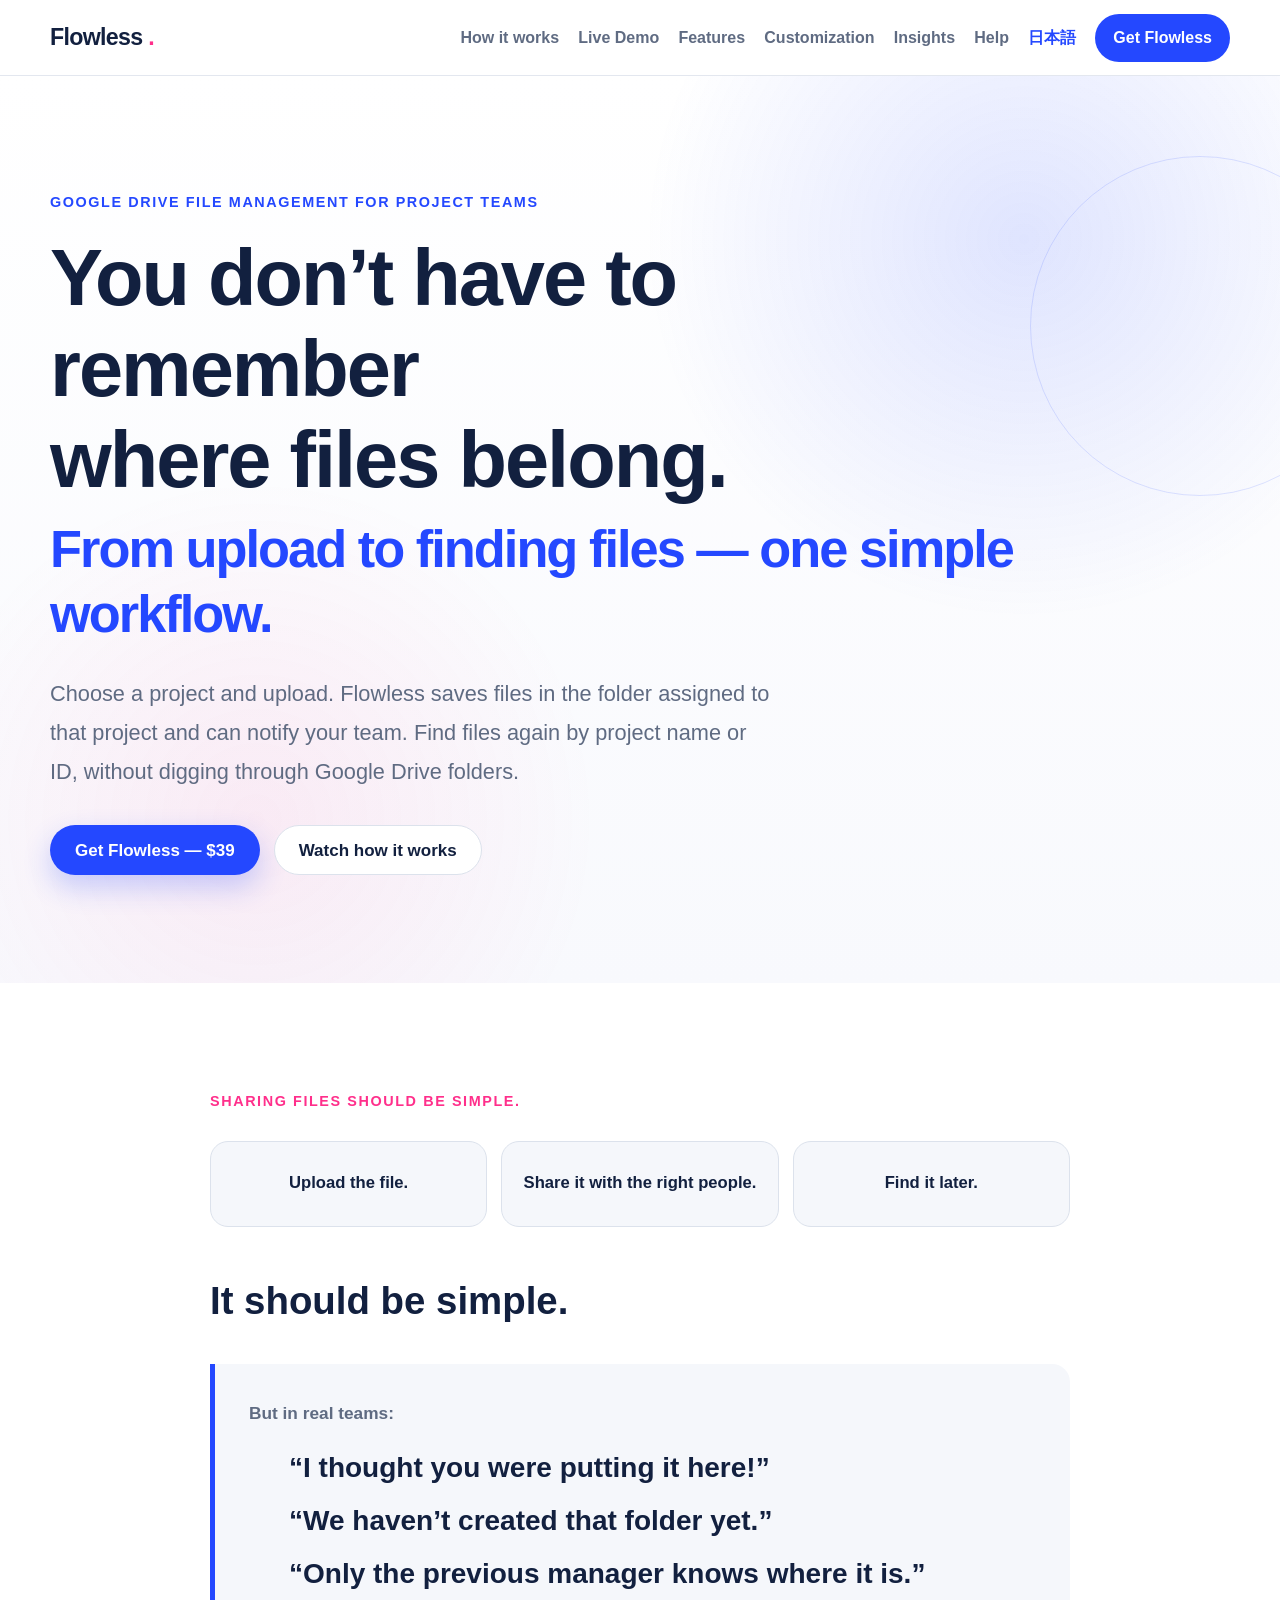
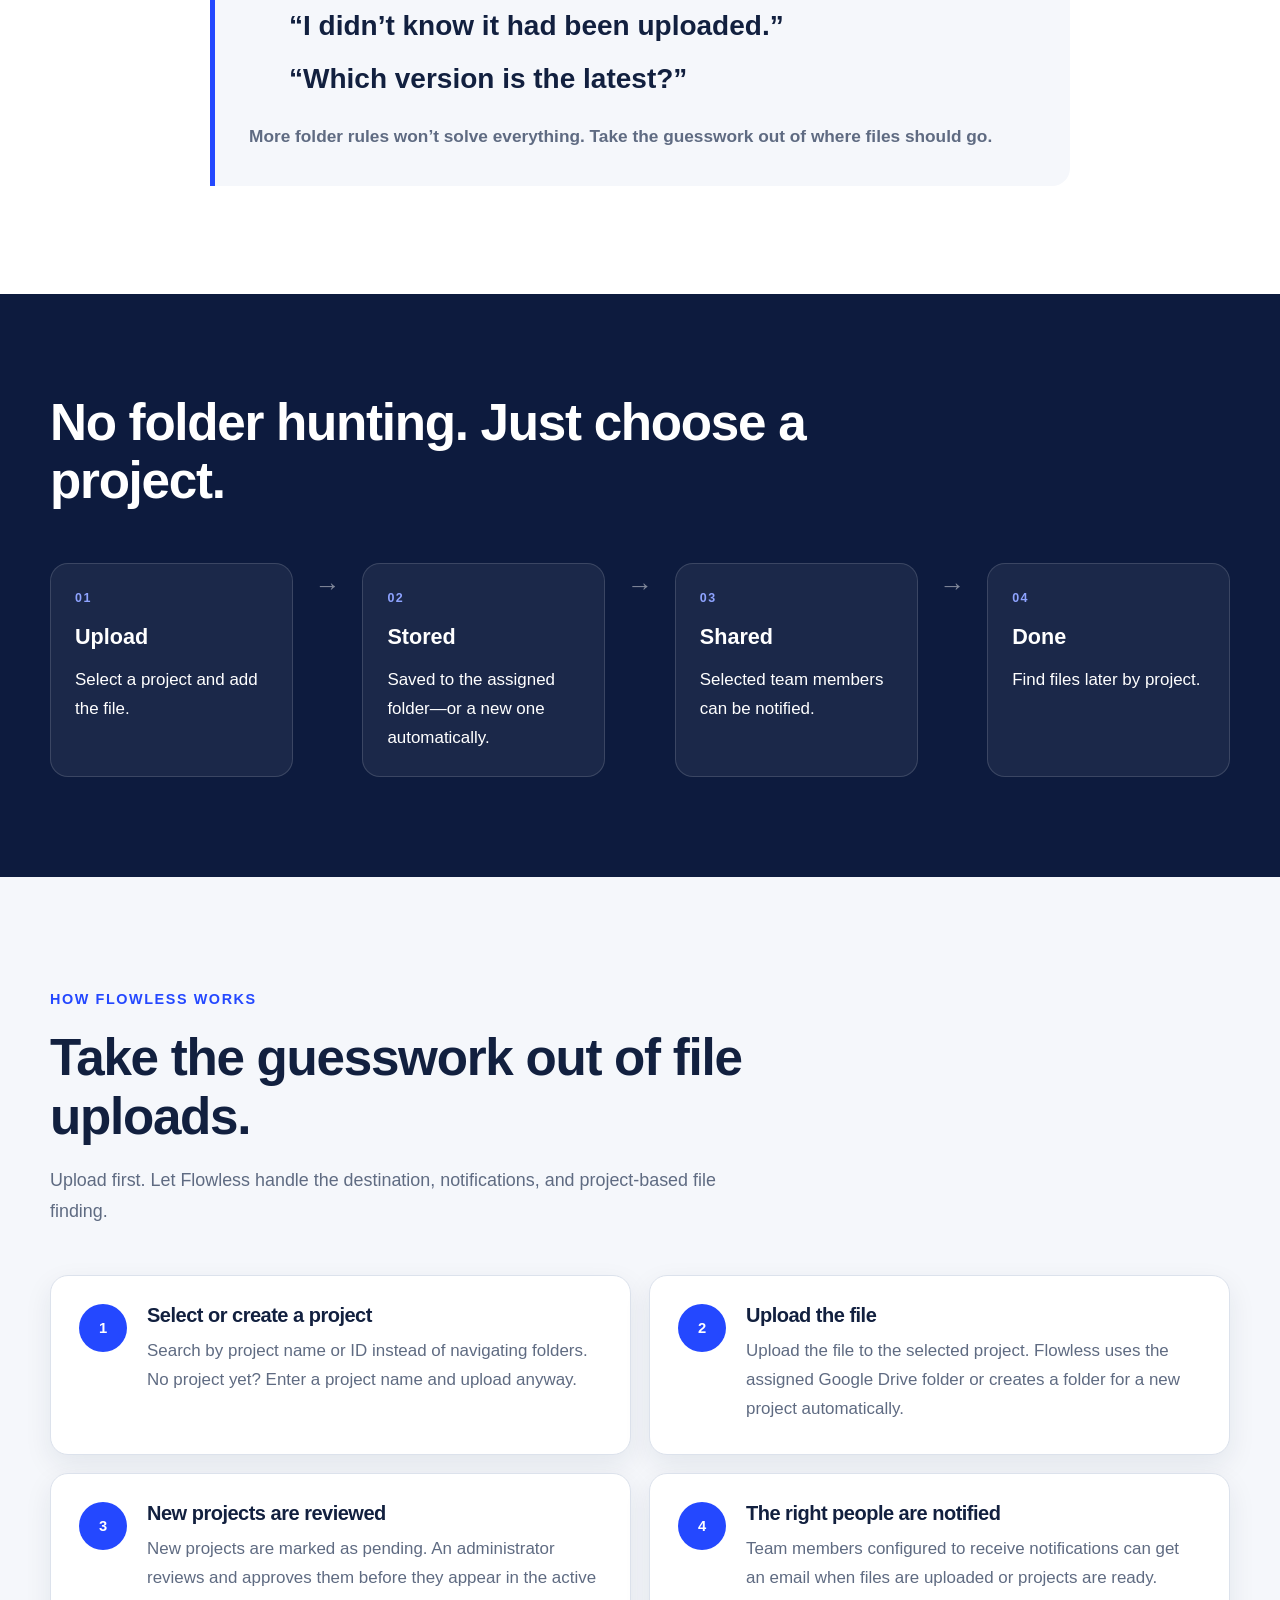
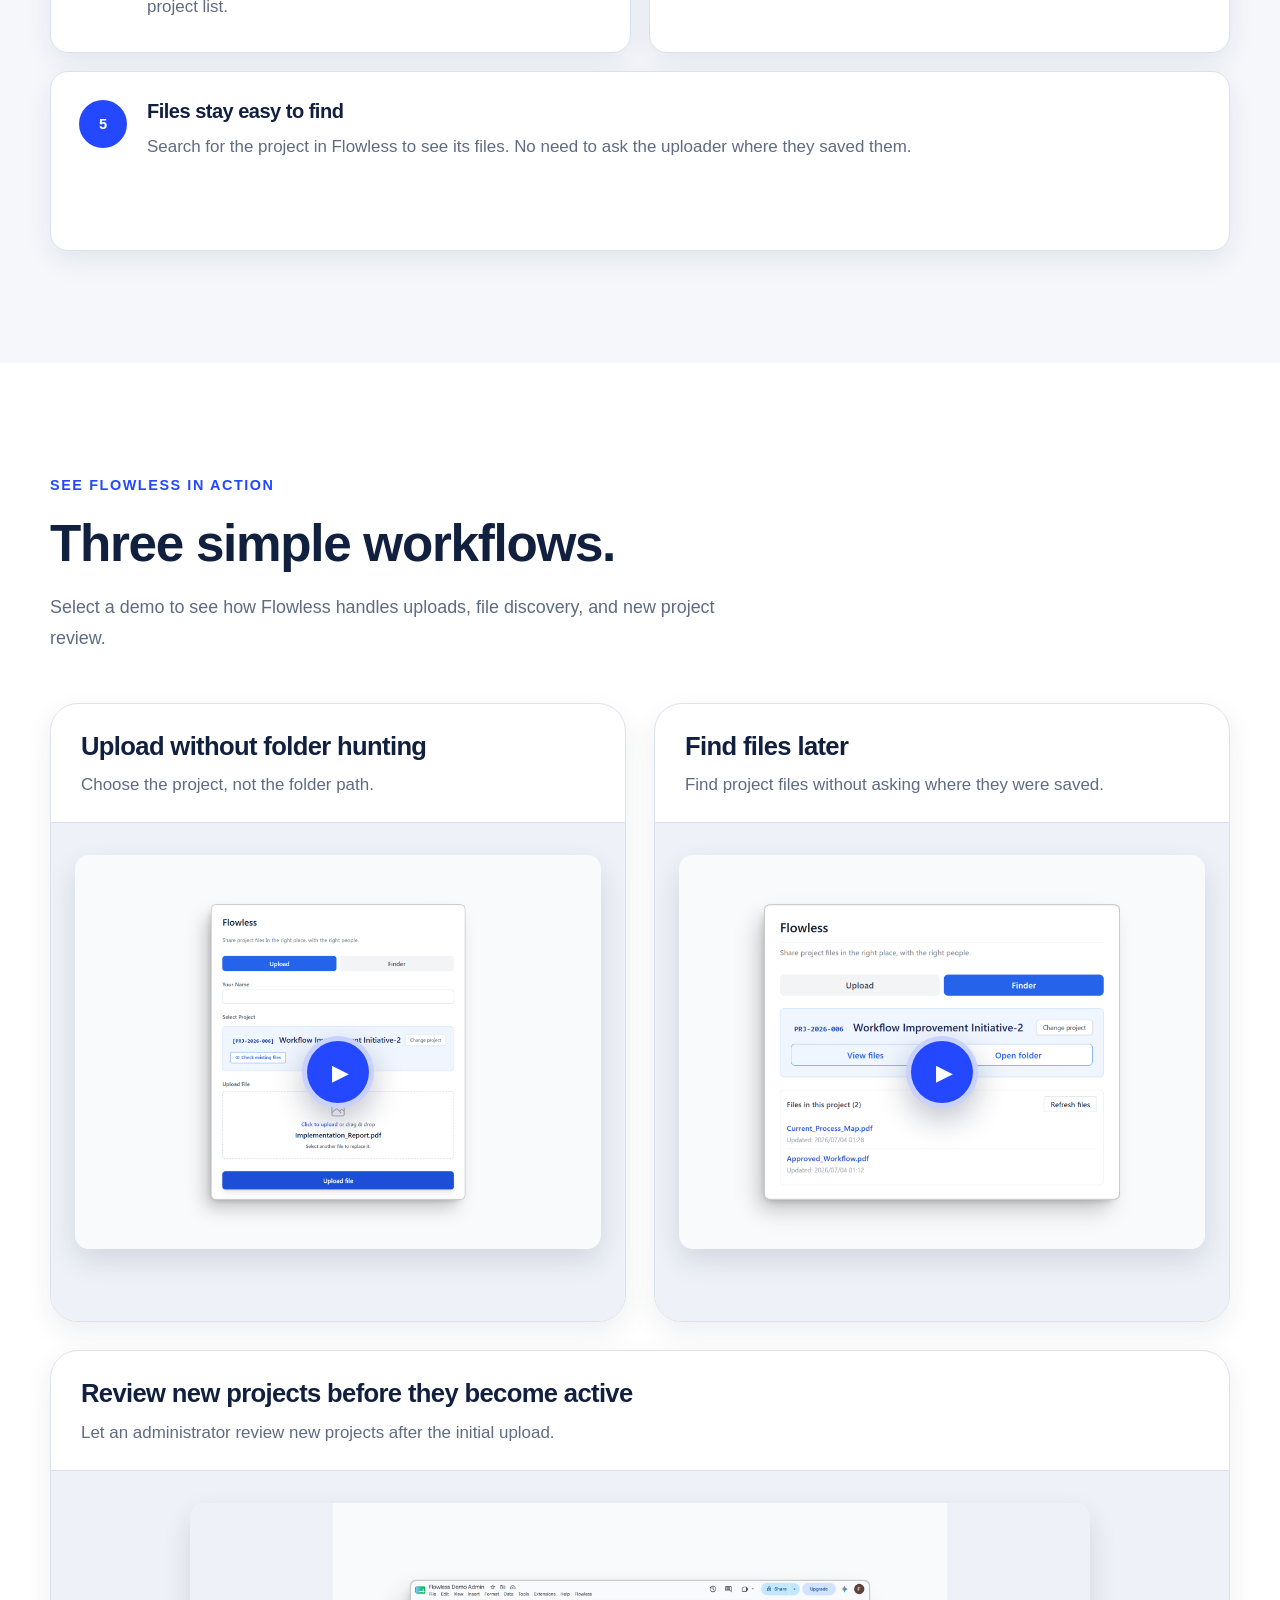
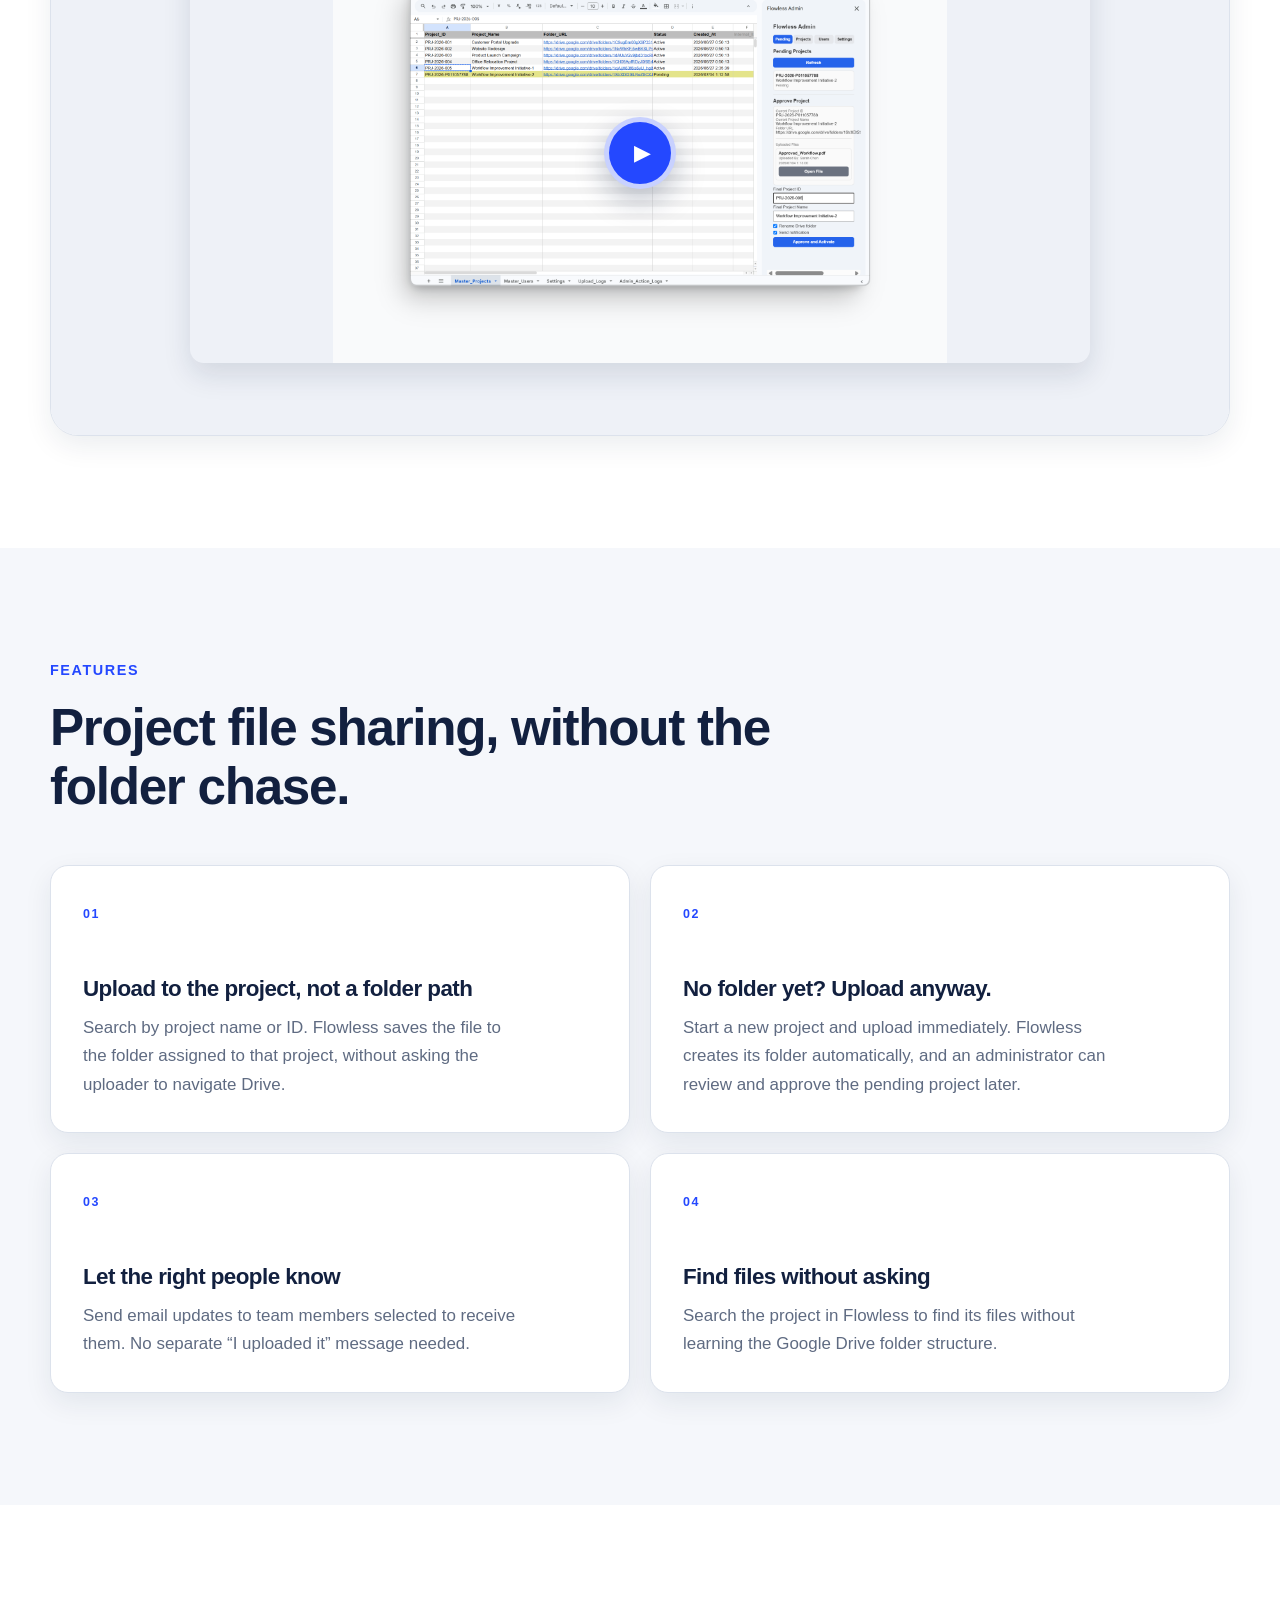
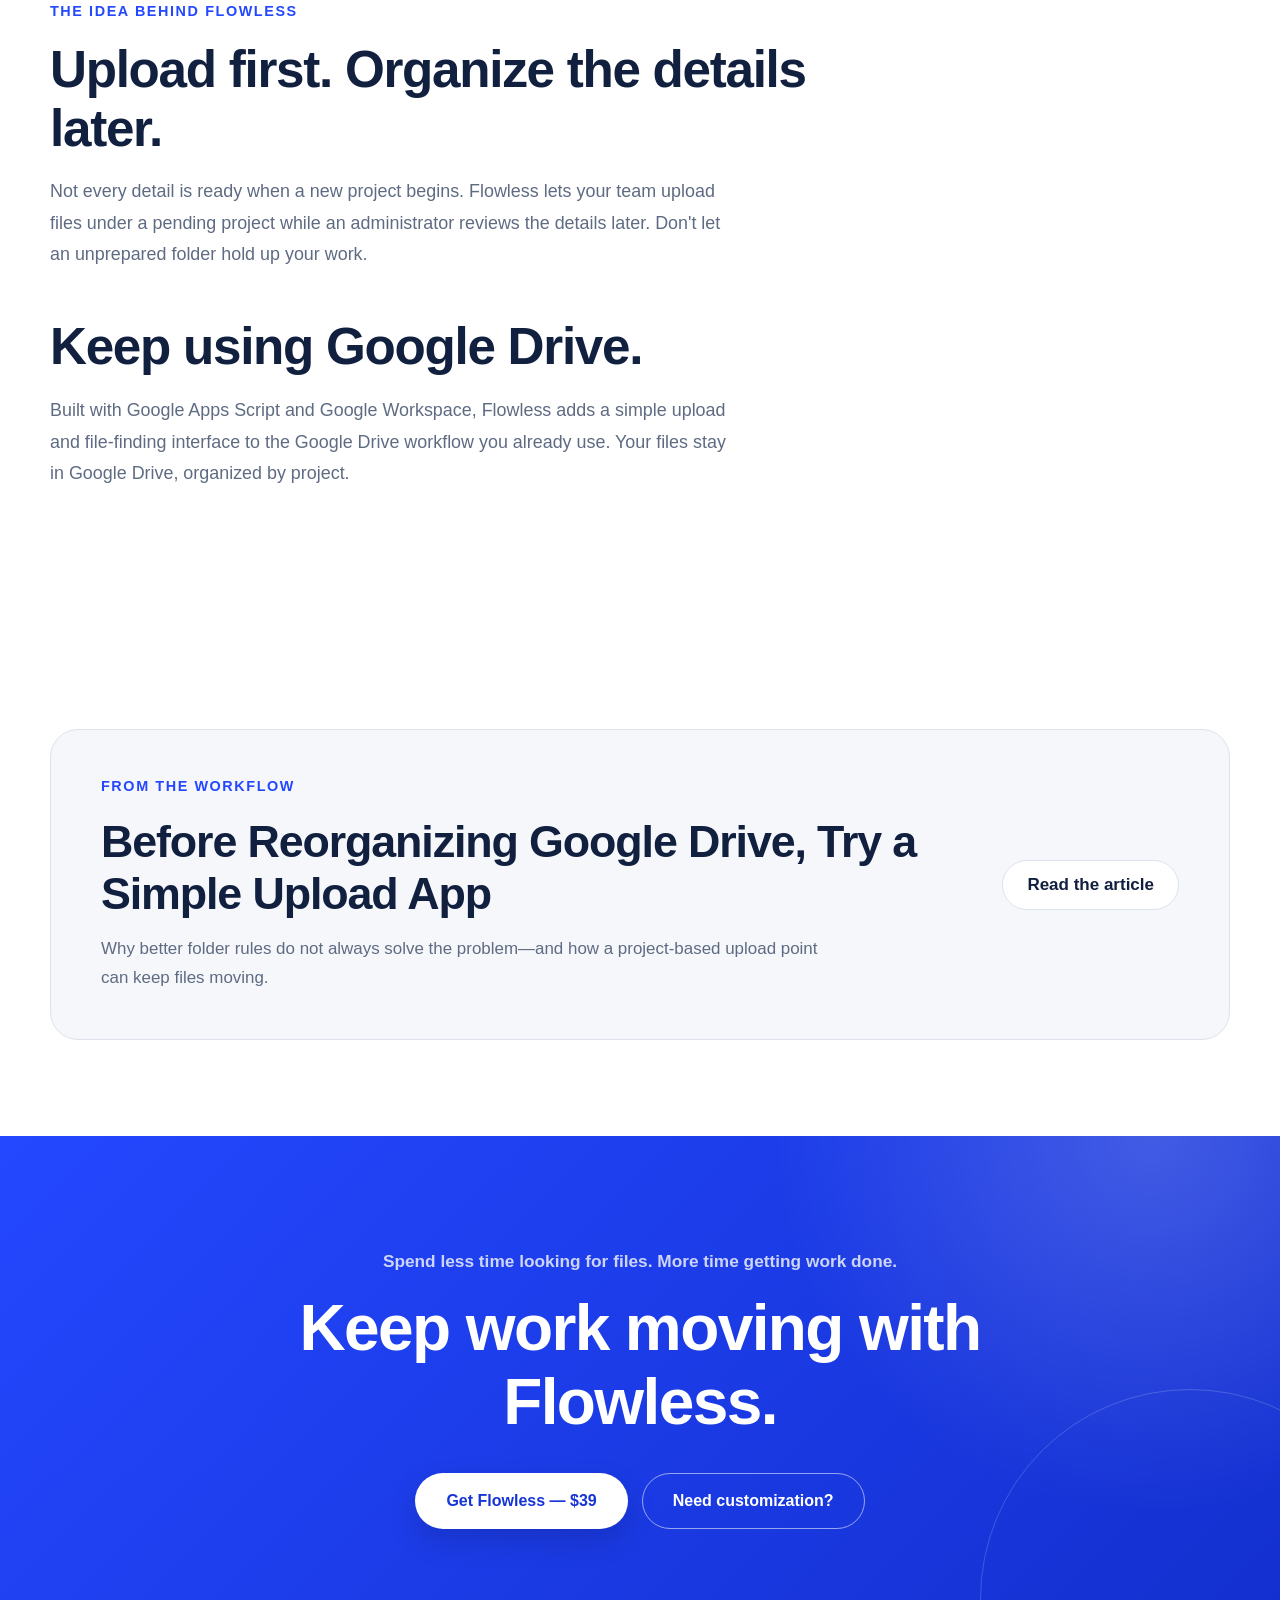
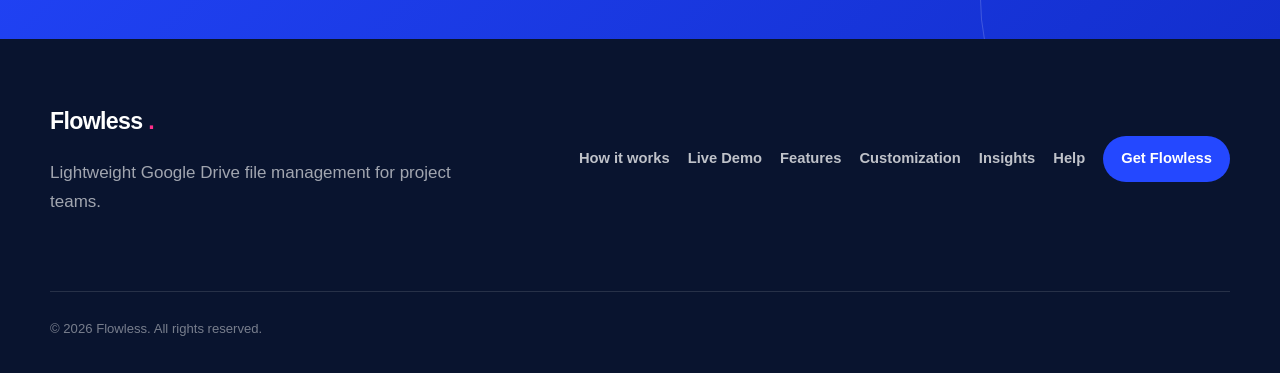
<file: index.html>
<!DOCTYPE html>
<html lang="en">
<head>
<!-- Google tag (gtag.js) -->
<script async src="https://www.googletagmanager.com/gtag/js?id=G-98HXLH1WJT"></script>
<script>
  window.dataLayer = window.dataLayer || [];
  function gtag(){dataLayer.push(arguments);}
  gtag('js', new Date());

  gtag('config', 'G-98HXLH1WJT');
</script>

  <meta charset="UTF-8">
  <meta
    name="viewport"
    content="width=device-width, initial-scale=1.0"
  >
  <meta
    name="description"
    content="Flowless helps project teams upload files to designated Google Drive folders, automatically create folders for new projects, notify teammates, and find files by project."
  >
  <meta property="og:title"
      content="Flowless | Google Drive File Management &amp; Project Uploads">

<meta property="og:description"
      content="No folder hunting. Choose a project, upload files, notify your team, and find them later. New project? Flowless creates the folder.">

<meta property="og:type" content="website">

<meta property="og:url"
      content="https://dq-9.github.io/flowless-site/">

<meta property="og:image"
      content="https://dq-9.github.io/flowless-site/images/og-image.png">

<meta name="twitter:card" content="summary_large_image">

<meta name="twitter:title"
      content="Flowless | Google Drive File Management &amp; Project Uploads">

<meta name="twitter:description"
      content="No folder hunting. Choose a project, upload files, notify your team, and find them later. New project? Flowless creates the folder.">

<meta name="twitter:image"
      content="https://dq-9.github.io/flowless-site/images/og-image.png">
      

  <title>Flowless | Google Drive File Management &amp; Project Uploads</title>
  <link rel="canonical" href="https://dq-9.github.io/flowless-site/">
  <link rel="alternate" hreflang="en" href="https://dq-9.github.io/flowless-site/">
  <link rel="alternate" hreflang="ja" href="https://dq-9.github.io/flowless-site/ja.html">
  <link rel="alternate" hreflang="x-default" href="https://dq-9.github.io/flowless-site/">
  <link rel="stylesheet" href="css/style.css">
  <link rel="icon" type="image/png" sizes="32x32" href="images/favicon-32.png">
  <link rel="icon" type="image/png" sizes="16x16" href="images/favicon-16.png">
  <link rel="apple-touch-icon" sizes="180x180" href="images/apple-touch-icon.png">
</head>

<body class="home-page">

  <!-- Header -->
  <header class="site-header mobile-nav-ready">
    <div class="container header-inner">

      <a class="site-logo" href="#top" aria-label="Flowless home">
        Flowless
      </a>

      <input class="nav-toggle" type="checkbox" id="nav-toggle">
      <label class="menu-toggle" for="nav-toggle">
        <span class="menu-toggle-icon" aria-hidden="true"></span>
        <span>Menu</span>
      </label>

      <nav class="site-nav" aria-label="Main navigation">
        <a href="#how-it-works">How it works</a>
        <a href="./demo/">Live Demo</a>
        <a href="#features">Features</a>
        <a href="./customization/">Customization</a>
        <a href="./insights/one-place-to-upload/">Insights</a>
        <a href="./help/">Help</a>
        <a class="nav-language" href="./ja.html" lang="ja">日本語</a>
        <a class="nav-cta" 
           href="https://flowlessapp.gumroad.com/l/flowless-v1"
           target="_blank"
           rel="noopener noreferrer">
          Get Flowless
        </a>
      </nav>

    </div>
  </header>


  <main id="top">

    <!-- Hero -->
    <section class="hero">
      <div class="container hero-inner">

        <p class="eyebrow">
          Google Drive file management for project teams
        </p>

        <h1>
          You don’t have to remember<br>
          where files belong.
          <span>From upload to finding files — one simple workflow.</span>
        </h1>

        <p class="hero-description">
          Choose a project and upload. Flowless saves files in the folder assigned to that project and can notify your team. Find files again by project name or ID, without digging through Google Drive folders.
        </p>

        <div class="hero-actions">
          <a
            class="button button-primary"
            href="https://flowlessapp.gumroad.com/l/flowless-v1"
            target="_blank"
            rel="noopener noreferrer"
          >
            Get Flowless — $39
          </a>
          <a class="button button-secondary" href="#demo">
            Watch how it works
          </a>
        </div>

      </div>
    </section>


    <!-- Problem -->
    <section class="problem-section">
      <div class="container narrow-container">

        <p class="section-label">
          Sharing files should be simple.
        </p>

        <div class="simple-workflow" aria-label="Basic file workflow">
          <span>Upload the file.</span>
          <span>Share it with the right people.</span>
          <span>Find it later.</span>
        </div>

        <p class="problem-intro">
          It should be simple.
        </p>

        <div class="problem-content">

          <p>But in real teams:</p>

          <div class="problem-quotes">
            <blockquote>“I thought you were putting it here!”</blockquote>
            <blockquote>“We haven’t created that folder yet.”</blockquote>
            <blockquote>“Only the previous manager knows where it is.”</blockquote>
            <blockquote>“I didn’t know it had been uploaded.”</blockquote>
            <blockquote>“Which version is the latest?”</blockquote>
          </div>
          <p>More folder rules won’t solve everything. Take the guesswork out of where files should go.</p>

        </div>

      </div>
    </section>


    <!-- Flow -->
    <section class="workflow-section">
      <div class="container">

        <h2>
          No folder hunting. Just choose a project.
        </h2>

        <div class="workflow">

          <div class="workflow-step">
            <span class="workflow-number">01</span>
            <strong>Upload</strong>
            <p>
              Select a project and add the file.
            </p>
          </div>

          <span class="workflow-arrow" aria-hidden="true">→</span>

          <div class="workflow-step">
            <span class="workflow-number">02</span>
            <strong>Stored</strong>
            <p>
              Saved to the assigned folder—or a new one automatically.
            </p>
          </div>

          <span class="workflow-arrow" aria-hidden="true">→</span>

          <div class="workflow-step">
            <span class="workflow-number">03</span>
            <strong>Shared</strong>
            <p>
              Selected team members can be notified.
            </p>
          </div>

          <span class="workflow-arrow" aria-hidden="true">→</span>

          <div class="workflow-step">
            <span class="workflow-number">04</span>
            <strong>Done</strong>
            <p>
              Find files later by project.
            </p>
          </div>

        </div>

      </div>
    </section>


    <!-- How it works -->
    <section
      id="how-it-works"
      class="how-it-works-section"
    >
      <div class="container">

        <div class="section-heading">
          <p class="section-label">How Flowless Works</p>

          <h2>
            Take the guesswork out of file uploads.
          </h2>

          <p>
            Upload first. Let Flowless handle the destination, notifications, and project-based file finding.
          </p>
        </div>

        <ol class="steps-list">

          <li class="step-card">
            <span class="step-number">1</span>

            <div>
              <h3>Select or create a project</h3>
              <p>
                Search by project name or ID instead of navigating folders. No project yet? Enter a project name and upload anyway.
              </p>
            </div>
          </li>

          <li class="step-card">
            <span class="step-number">2</span>

            <div>
              <h3>Upload the file</h3>
              <p>
                Upload the file to the selected project. Flowless uses the assigned Google Drive folder or creates a folder for a new project automatically.
              </p>
            </div>
          </li>

          <li class="step-card">
            <span class="step-number">3</span>

            <div>
              <h3>New projects are reviewed</h3>
              <p>
                New projects are marked as pending. An administrator reviews and approves them before they appear in the active project list.
              </p>
            </div>
          </li>

          <li class="step-card">
            <span class="step-number">4</span>

            <div>
              <h3>The right people are notified</h3>
              <p>
                Team members configured to receive notifications can get an email when files are uploaded or projects are ready.
              </p>
            </div>
          </li>

          <li class="step-card">
            <span class="step-number">5</span>

            <div>
              <h3>Files stay easy to find</h3>
              <p>
                Search for the project in Flowless to see its files. No need to ask the uploader where they saved them.
              </p>
            </div>
          </li>

        </ol>

      </div>
    </section>


    <!-- Product demos -->
    <section id="demo" class="demo-section">
      <div class="container">

        <div class="section-heading">
          <p class="section-label">See Flowless in action</p>

          <h2>
            Three simple workflows.
          </h2>

          <p>
            Select a demo to see how Flowless handles uploads,
            file discovery, and new project review.
          </p>
        </div>


        <div class="demo-grid">

          <article class="demo-card">
            <div class="demo-card-copy">
              <h3>Upload without folder hunting</h3>
              <p>Choose the project, not the folder path.</p>
            </div>

            <a
              class="demo-thumbnail"
              href="https://drive.google.com/file/d/1h36Tr_a_MIKoic666qZYYaUm4fPxc5A5/view?usp=drive_link"
              target="_blank"
              rel="noopener noreferrer"
              aria-label="Watch the Flowless upload demo"
            >
              <img
                src="images/flowless-upload.png"
                alt="Flowless project upload screen"
                loading="lazy"
              >
              <span class="play-button" aria-hidden="true"><span>▶</span></span>
            </a>
          </article>

          <article class="demo-card">
            <div class="demo-card-copy">
              <h3>Find files later</h3>
              <p>Find project files without asking where they were saved.</p>
            </div>

            <a
              class="demo-thumbnail"
              href="https://drive.google.com/file/d/1IzUJRMQeOkyiGEhCN-h9bq1OYZ8PybNT/view?usp=drive_link"
              target="_blank"
              rel="noopener noreferrer"
              aria-label="Watch the Flowless file finder demo"
            >
              <img
                src="images/flowless-finder.png"
                alt="Flowless project file finder screen"
                loading="lazy"
              >
              <span class="play-button" aria-hidden="true"><span>▶</span></span>
             </a>
          </article>

          <article class="demo-card demo-card-wide">
            <div class="demo-card-copy">
              <h3>Review new projects before they become active</h3>
              <p>Let an administrator review new projects after the initial upload.</p>
            </div>

            <a
              class="demo-thumbnail"
              href="https://drive.google.com/file/d/1srXjGBlqrTqts5SlvTNZiwU98kVsTxtk/view?usp=drive_link"
              target="_blank"
              rel="noopener noreferrer"
              aria-label="Watch the Flowless project approval demo"
            >
              <img
                src="images/flowless-admin-approve.png"
                alt="Flowless admin project approval screen"
                loading="lazy"
              >
              <span class="play-button" aria-hidden="true"><span>▶</span></span>
            </a>
          </article>

        </div>

      </div>
    </section>


    <!-- Features -->
    <section id="features" class="features-section">
      <div class="container">

        <div class="section-heading">
          <p class="section-label">Features</p>

          <h2>
            Project file sharing, without the folder chase.
          </h2>
        </div>

        <div class="features-grid">

          <article class="feature-card">
            <span class="feature-number">01</span>

            <h3>Upload to the project, not a folder path</h3>

            <p>
              Search by project name or ID. Flowless saves the file to the folder assigned to that project, without asking the uploader to navigate Drive.
            </p>
          </article>

          <article class="feature-card">
            <span class="feature-number">02</span>

            <h3>No folder yet? Upload anyway.</h3>

            <p>
              Start a new project and upload immediately. Flowless creates its folder automatically, and an administrator can review and approve the pending project later.
            </p>
          </article>

          <article class="feature-card">
            <span class="feature-number">03</span>

            <h3>Let the right people know</h3>

            <p>
              Send email updates to team members selected to receive them. No separate “I uploaded it” message needed.
            </p>
          </article>

          <article class="feature-card">
            <span class="feature-number">04</span>

            <h3>Find files without asking</h3>

            <p>
              Search the project in Flowless to find its files without learning the Google Drive folder structure.
            </p>
          </article>

        </div>

      </div>
    </section>


    <!-- Approach -->
    <section class="insight-section" aria-label="The Flowless approach">
      <div class="container">
        <div class="section-heading">
          <p class="section-label">The idea behind Flowless</p>
          <h2>Upload first. Organize the details later.</h2>
          <p>Not every detail is ready when a new project begins. Flowless lets your team upload files under a pending project while an administrator reviews the details later. Don't let an unprepared folder hold up your work.</p>
        </div>
        <div class="section-heading">
          <h2>Keep using Google Drive.</h2>
          <p>Built with Google Apps Script and Google Workspace, Flowless adds a simple upload and file-finding interface to the Google Drive workflow you already use. Your files stay in Google Drive, organized by project.</p>
        </div>
      </div>
    </section>


    <!-- Featured insight -->
    <section class="insight-section">
      <div class="container insight-card">
        <div>
          <p class="section-label">From the workflow</p>
          <h2>Before Reorganizing Google Drive, Try a Simple Upload App</h2>
          <p>
            Why better folder rules do not always solve the problem—and how a
            project-based upload point can keep files moving.
          </p>
        </div>

        <a class="button button-secondary" href="./insights/one-place-to-upload/">
          Read the article
        </a>
      </div>
    </section>


    <!-- CTA -->
    <section id="request-demo" class="cta-section">
      <div class="container cta-inner">

        <p>
          Spend less time looking for files. More time getting work done.
        </p>

        <h2>
          Keep work moving with Flowless.
        </h2>

      <div class="cta-actions">
        <a
          class="button button-light"
          href="https://flowlessapp.gumroad.com/l/flowless-v1"
          target="_blank"
          rel="noopener noreferrer"
        >
          Get Flowless — $39
        </a>
        <a class="button button-outline-light" href="./customization/">
          Need customization?
        </a>
      </div>

      </div>
    </section>

  </main>


  <!-- Footer -->
  <footer class="site-footer">
    <div class="container footer-inner">

      <div>
        <a class="footer-logo" href="#top">
          Flowless
        </a>

        <p>
          Lightweight Google Drive file management for project teams.
        </p>
      </div>

      <div class="footer-links" aria-label="Footer navigation">
        <a href="#how-it-works">How it works</a>
        <a href="./demo/">Live Demo</a>
        <a href="#features">Features</a>
        <a href="./customization/">Customization</a>
        <a href="./insights/one-place-to-upload/">Insights</a>
        <a href="./help/">Help</a>
        <a class="nav-cta" 
           href="https://flowlessapp.gumroad.com/l/flowless-v1"
           target="_blank"
           rel="noopener noreferrer">
          Get Flowless
        </a>
      </div>

      <p class="copyright">
        &copy; <span id="current-year"></span> Flowless.
        All rights reserved.
      </p>

    </div>
  </footer>


  <script>
    document.getElementById('current-year').textContent =
      new Date().getFullYear();
  </script>

</body>
</html>
</file>
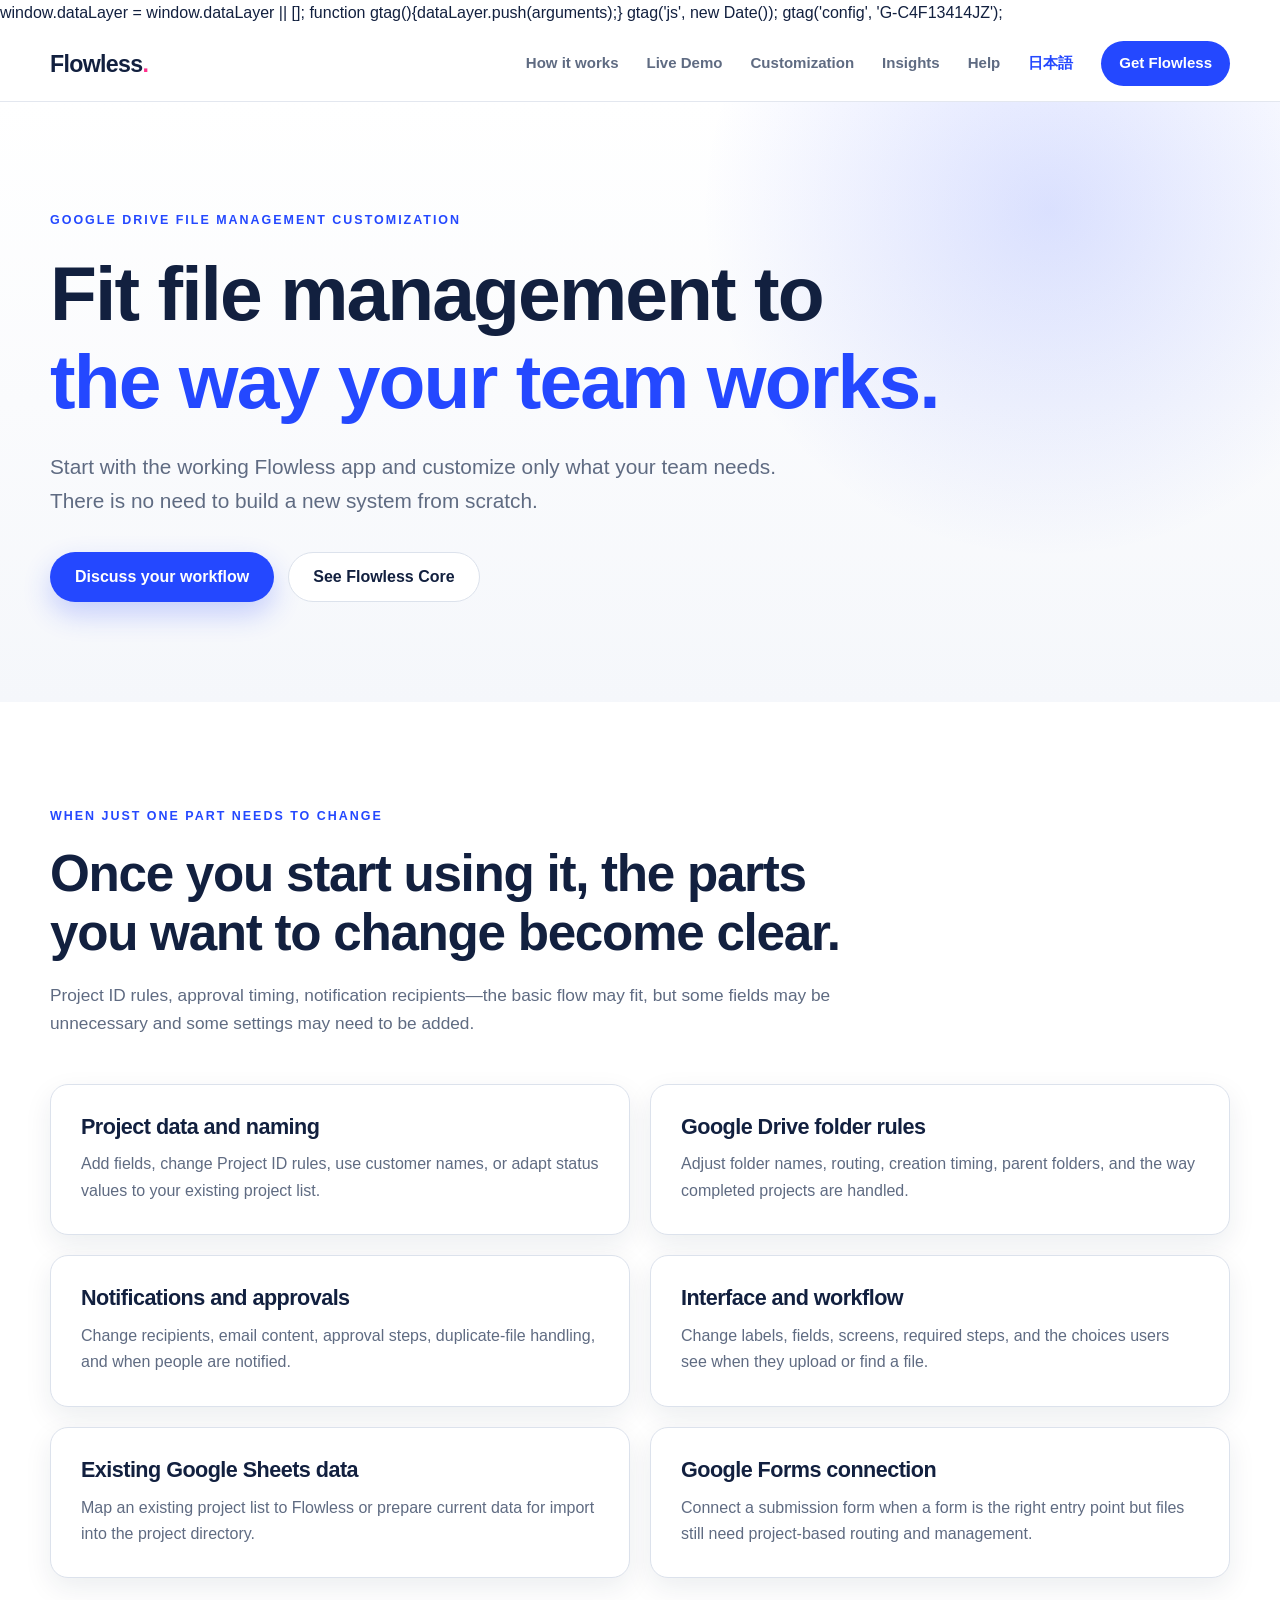
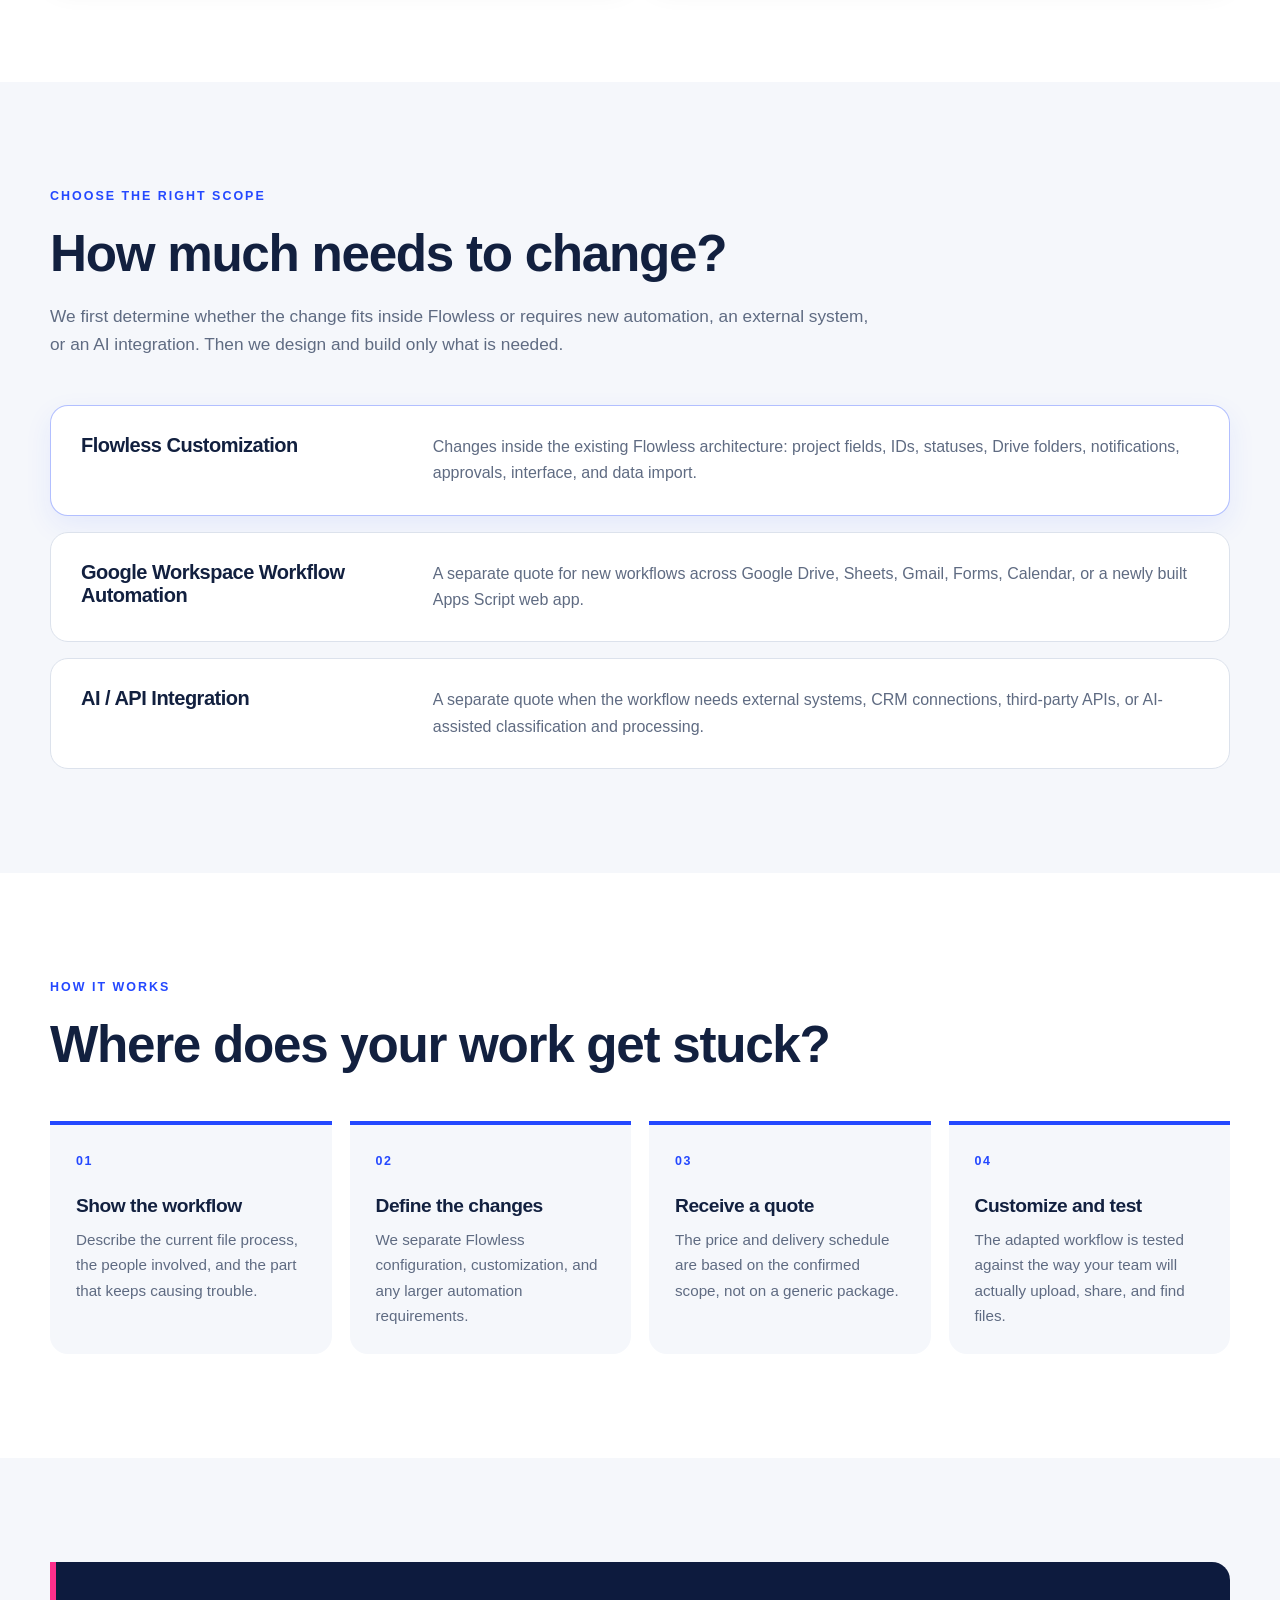
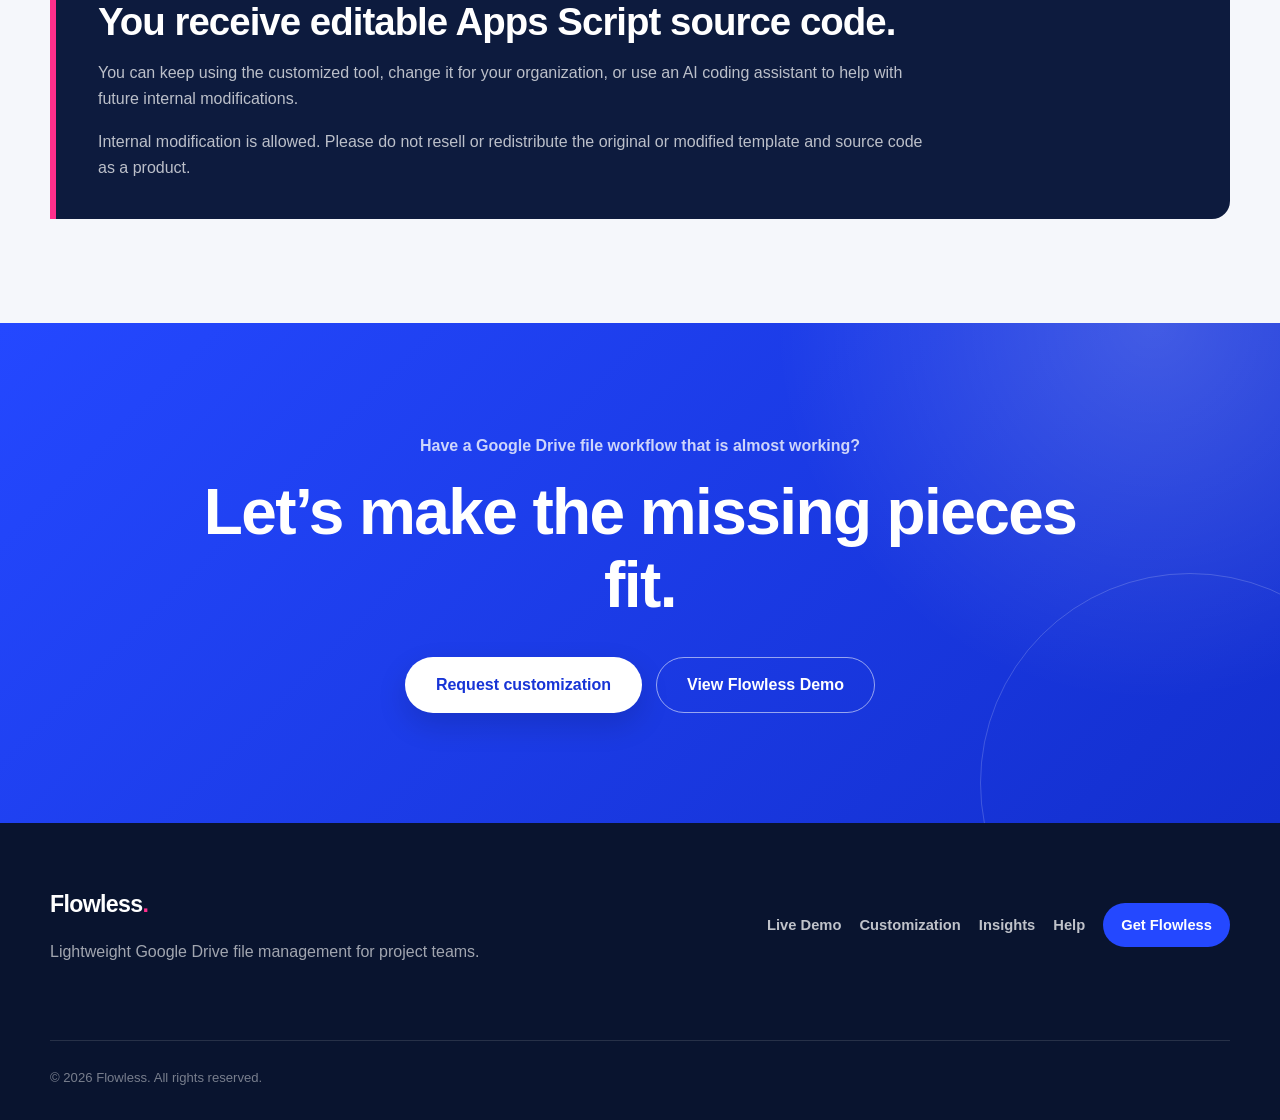
<file: customization/index.html>
<!DOCTYPE html>
<html lang="en">
<head>
<!-- Google tag (gtag.js) -->
<script async src="https://www.googletagmanager.com/gtag/js?id=G-98HXLH1WJT"></script>
<script>
  window.dataLayer = window.dataLayer || [];
  function gtag(){dataLayer.push(arguments);}
  gtag('js', new Date());

  gtag('config', 'G-98HXLH1WJT');
</script>
  window.dataLayer = window.dataLayer || [];
  function gtag(){dataLayer.push(arguments);}
  gtag('js', new Date());

  gtag('config', 'G-C4F13414JZ');
</script>
  <meta charset="UTF-8">
  <meta name="viewport" content="width=device-width, initial-scale=1.0">
  <meta name="description" content="Customize Flowless for your project IDs, folder structure, approval steps, notifications, and Google Workspace file workflow.">
  <meta property="og:title" content="Google Drive File Management Customization | Flowless">
  <meta property="og:description" content="Start with a working Google Drive file management tool and adapt it to the way your team works.">
  <meta property="og:type" content="website">
  <meta property="og:url" content="https://dq-9.github.io/flowless-site/customization/">
  <meta property="og:image" content="https://dq-9.github.io/flowless-site/images/og-image.png">
  <meta name="twitter:card" content="summary_large_image">
  <meta name="twitter:title" content="Google Drive File Management Customization | Flowless">
  <meta name="twitter:description" content="Adapt Flowless to your project data, folder rules, notifications, and approval steps.">
  <meta name="twitter:image" content="https://dq-9.github.io/flowless-site/images/og-image.png">
  <link rel="canonical" href="https://dq-9.github.io/flowless-site/customization/">
  <link rel="alternate" hreflang="en" href="https://dq-9.github.io/flowless-site/customization/">
  <link rel="alternate" hreflang="ja" href="https://dq-9.github.io/flowless-site/customization/ja.html">
  <link rel="alternate" hreflang="x-default" href="https://dq-9.github.io/flowless-site/customization/">
  <link rel="stylesheet" href="../css/style.css">
  <link rel="icon" type="image/png" sizes="32x32" href="../images/favicon-32.png">
  <link rel="icon" type="image/png" sizes="16x16" href="../images/favicon-16.png">
  <link rel="apple-touch-icon" sizes="180x180" href="images/apple-touch-icon.png">
  <title>Google Drive File Management Customization | Flowless</title>
</head>
<body>
  <header class="site-header mobile-nav-ready">
    <div class="container header-inner">
      <a class="site-logo" href="../" aria-label="Flowless home">Flowless</a>
      <input class="nav-toggle" type="checkbox" id="nav-toggle">
      <label class="menu-toggle" for="nav-toggle">
        <span class="menu-toggle-icon" aria-hidden="true"></span>
        <span>Menu</span>
      </label>
      <nav class="site-nav" aria-label="Main navigation">
        <a href="../#how-it-works">How it works</a>
        <a href="../demo/">Live Demo</a>
        <a href="./" aria-current="page">Customization</a>
        <a href="../insights/one-place-to-upload/">Insights</a>
        <a href="../help/">Help</a>
        <a class="nav-language" href="ja.html" lang="ja">日本語</a>
        <a class="nav-cta" href="https://flowlessapp.gumroad.com/l/flowless-v1" target="_blank" rel="noopener noreferrer">Get Flowless</a>
      </nav>
    </div>
  </header>

  <main>
    <section class="custom-hero">
      <div class="container">
        <p class="eyebrow">Google Drive file management customization</p>
        <h1>Fit file management to<br><span>the way your team works.</span></h1>
        <p class="custom-hero-copy">
          Start with the working Flowless app and customize only what your team needs. There is no need to build a new system from scratch.
        </p>
        <div class="hero-actions">
          <a class="button button-primary" href="https://docs.google.com/forms/d/e/1FAIpQLSenA9XQhorL8AsXYXGXHHgdKC8vaj6UW8YOBI3whgvIZ4mY9Q/viewform?usp=publish-editor" target="_blank" rel="noopener noreferrer">Discuss your workflow</a>
          <a class="button button-secondary" href="../#features">See Flowless Core</a>
        </div>
      </div>
    </section>

    <section class="custom-section">
      <div class="container">
        <div class="custom-intro">
          <p class="section-label">When just one part needs to change</p>
          <h2>Once you start using it, the parts you want to change become clear.</h2>
          <p>
            Project ID rules, approval timing, notification recipients—the basic flow may fit, but some fields may be unnecessary and some settings may need to be added.
          </p>
        </div>

        <div class="custom-grid">
          <article class="custom-card">
            <h3>Project data and naming</h3>
            <p>Add fields, change Project ID rules, use customer names, or adapt status values to your existing project list.</p>
          </article>
          <article class="custom-card">
            <h3>Google Drive folder rules</h3>
            <p>Adjust folder names, routing, creation timing, parent folders, and the way completed projects are handled.</p>
          </article>
          <article class="custom-card">
            <h3>Notifications and approvals</h3>
            <p>Change recipients, email content, approval steps, duplicate-file handling, and when people are notified.</p>
          </article>
          <article class="custom-card">
            <h3>Interface and workflow</h3>
            <p>Change labels, fields, screens, required steps, and the choices users see when they upload or find a file.</p>
          </article>
          <article class="custom-card">
            <h3>Existing Google Sheets data</h3>
            <p>Map an existing project list to Flowless or prepare current data for import into the project directory.</p>
          </article>
          <article class="custom-card">
            <h3>Google Forms connection</h3>
            <p>Connect a submission form when a form is the right entry point but files still need project-based routing and management.</p>
          </article>
        </div>
      </div>
    </section>

    <section class="custom-section custom-section-soft">
      <div class="container">
        <div class="custom-intro">
          <p class="section-label">Choose the right scope</p>
          <h2>How much needs to change?</h2>
          <p>We first determine whether the change fits inside Flowless or requires new automation, an external system, or an AI integration. Then we design and build only what is needed.</p>
        </div>

        <div class="scope-list">
          <article class="scope-item scope-item-primary">
            <h3>Flowless Customization</h3>
            <p>Changes inside the existing Flowless architecture: project fields, IDs, statuses, Drive folders, notifications, approvals, interface, and data import.</p>
          </article>
          <article class="scope-item">
            <h3>Google Workspace Workflow Automation</h3>
            <p>A separate quote for new workflows across Google Drive, Sheets, Gmail, Forms, Calendar, or a newly built Apps Script web app.</p>
          </article>
          <article class="scope-item">
            <h3>AI / API Integration</h3>
            <p>A separate quote when the workflow needs external systems, CRM connections, third-party APIs, or AI-assisted classification and processing.</p>
          </article>
        </div>
      </div>
    </section>

    <section class="custom-section">
      <div class="container">
        <div class="custom-intro">
          <p class="section-label">How it works</p>
          <h2>Where does your work get stuck?</h2>
        </div>

        <ol class="process-list">
          <li>
            <span>01</span>
            <h3>Show the workflow</h3>
            <p>Describe the current file process, the people involved, and the part that keeps causing trouble.</p>
          </li>
          <li>
            <span>02</span>
            <h3>Define the changes</h3>
            <p>We separate Flowless configuration, customization, and any larger automation requirements.</p>
          </li>
          <li>
            <span>03</span>
            <h3>Receive a quote</h3>
            <p>The price and delivery schedule are based on the confirmed scope, not on a generic package.</p>
          </li>
          <li>
            <span>04</span>
            <h3>Customize and test</h3>
            <p>The adapted workflow is tested against the way your team will actually upload, share, and find files.</p>
          </li>
        </ol>
      </div>
    </section>

    <section class="custom-section custom-section-soft">
      <div class="container">
        <div class="source-note">
          <h2>You receive editable Apps Script source code.</h2>
          <p>
            You can keep using the customized tool, change it for your organization, or use an AI coding assistant to help with future internal modifications.
          </p>
          <p>
            Internal modification is allowed. Please do not resell or redistribute the original or modified template and source code as a product.
          </p>
        </div>
      </div>
    </section>

    <section class="cta-section">
      <div class="container cta-inner">
        <p>Have a Google Drive file workflow that is almost working?</p>
        <h2>Let’s make the missing pieces fit.</h2>
        <div class="cta-actions">
          <a class="button button-light" href="https://docs.google.com/forms/d/e/1FAIpQLSenA9XQhorL8AsXYXGXHHgdKC8vaj6UW8YOBI3whgvIZ4mY9Q/viewform?usp=publish-editor" target="_blank" rel="noopener noreferrer">Request customization</a>
          <a class="button button-outline-light" href="../demo/">View Flowless Demo</a>
        </div>
      </div>
    </section>
  </main>

  <footer class="site-footer">
    <div class="container footer-inner">
      <div>
        <a class="footer-logo" href="../">Flowless</a>
        <p>Lightweight Google Drive file management for project teams.</p>
      </div>
      <div class="footer-links" aria-label="Footer navigation">
        <a href="../demo/">Live Demo</a>
        <a href="./">Customization</a>
        <a href="../insights/one-place-to-upload/">Insights</a>
        <a href="../help/">Help</a>
        <a class="nav-cta" href="https://flowlessapp.gumroad.com/l/flowless-v1" target="_blank" rel="noopener noreferrer">Get Flowless</a>
      </div>
      <p class="copyright">&copy; <span id="current-year"></span> Flowless. All rights reserved.</p>
    </div>
  </footer>

  <script>
    document.getElementById('current-year').textContent = new Date().getFullYear();
  </script>
</body>
</html>
</file>
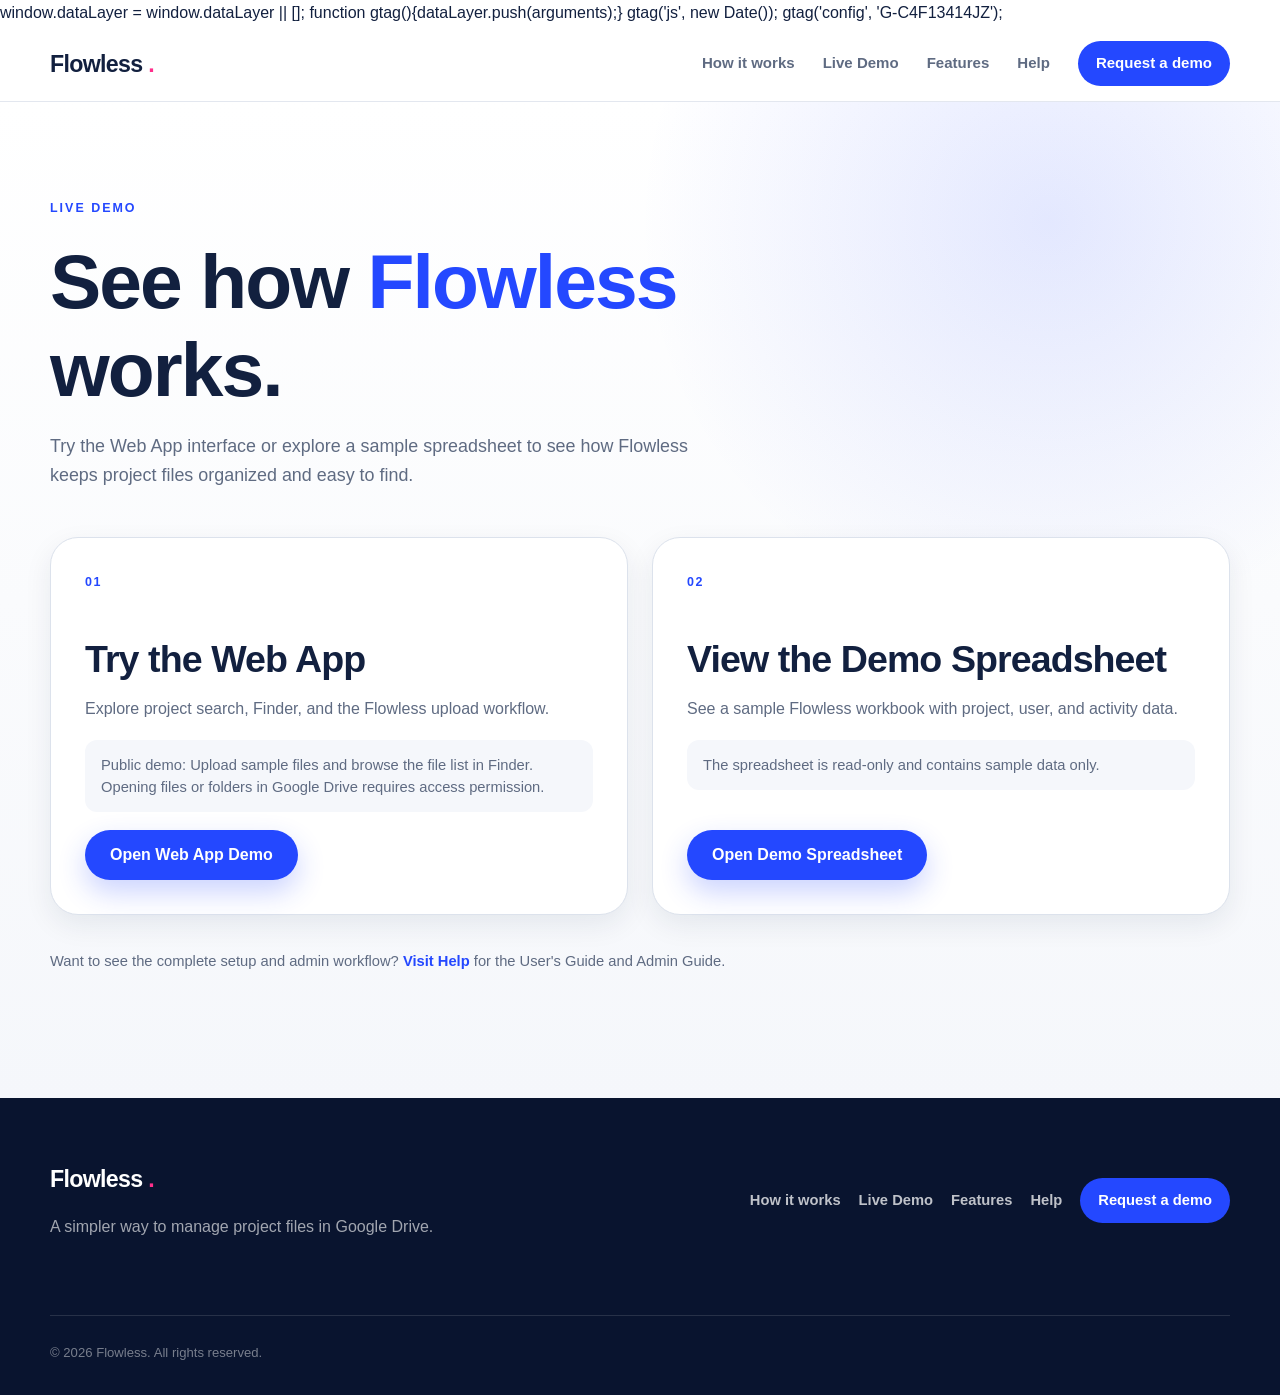
<file: demo/index.html>
<!DOCTYPE html>
<html lang="en">
<head>
<!-- Google tag (gtag.js) -->
<script async src="https://www.googletagmanager.com/gtag/js?id=G-98HXLH1WJT"></script>
<script>
  window.dataLayer = window.dataLayer || [];
  function gtag(){dataLayer.push(arguments);}
  gtag('js', new Date());

  gtag('config', 'G-98HXLH1WJT');
</script>
  window.dataLayer = window.dataLayer || [];
  function gtag(){dataLayer.push(arguments);}
  gtag('js', new Date());

  gtag('config', 'G-C4F13414JZ');
</script>
  <meta charset="UTF-8">
  <meta name="viewport" content="width=device-width, initial-scale=1.0">
  <meta name="description" content="Try the Flowless Web App demo or explore a sample Flowless spreadsheet.">

  <title>Flowless | Live Demo</title>

  <link rel="stylesheet" href="../css/style.css">
  <link rel="icon" type="image/png" sizes="32x32" href="../images/favicon-32.png">
  <link rel="icon" type="image/png" sizes="16x16" href="../images/favicon-16.png">
  <link rel="apple-touch-icon" sizes="180x180" href="images/apple-touch-icon.png">

  <style>
    .demo-landing {
      min-height: calc(100vh - var(--header-height));
      padding: 96px 0 110px;
      background:
        radial-gradient(circle at 82% 12%, rgba(36, 72, 255, 0.12), transparent 30%),
        linear-gradient(180deg, #ffffff 0%, #f5f7fb 100%);
    }

    .demo-landing-header {
      max-width: 760px;
      margin-bottom: 46px;
    }

    .demo-landing-header h1 {
      margin-bottom: 18px;
      font-size: clamp(2.8rem, 6vw, 5rem);
      font-weight: 850;
    }

    .demo-landing-header h1 span {
      color: var(--color-primary);
    }

    .demo-landing-header > p:last-child {
      max-width: 680px;
      margin-bottom: 0;
      color: var(--color-text-soft);
      font-size: 1.12rem;
    }

    .demo-choice-grid {
      display: grid;
      grid-template-columns: repeat(2, minmax(0, 1fr));
      gap: 24px;
    }

    .demo-choice-card {
      display: flex;
      min-height: 360px;
      flex-direction: column;
      padding: 34px;
      border: 1px solid var(--color-border);
      border-radius: var(--radius-large);
      background: var(--color-white);
      box-shadow: var(--shadow-card);
    }

    .demo-choice-number {
      display: inline-block;
      margin-bottom: 46px;
      color: var(--color-primary);
      font-size: 0.78rem;
      font-weight: 850;
      letter-spacing: 0.13em;
    }

    .demo-choice-card h2 {
      margin-bottom: 14px;
      font-size: clamp(1.7rem, 3vw, 2.35rem);
    }

    .demo-choice-card > p {
      margin-bottom: 18px;
      color: var(--color-text-soft);
    }

    .demo-note {
      margin: 0 0 28px;
      padding: 14px 16px;
      border-radius: 12px;
      background: var(--color-bg-soft);
      color: var(--color-text-soft);
      font-size: 0.92rem;
      line-height: 1.5;
    }

    .demo-choice-card .button {
      align-self: flex-start;
      margin-top: auto;
    }

    .demo-page-note {
      max-width: 760px;
      margin-top: 34px;
      color: var(--color-text-soft);
      font-size: 0.92rem;
    }

    .demo-page-note a {
    color: var(--color-primary);
    font-weight: 700;
    }

    .demo-page-note a:hover {
    text-decoration: underline;
    }
    @media (max-width: 760px) {
      .demo-landing {
        padding: 70px 0 80px;
      }

      .demo-choice-grid {
        grid-template-columns: 1fr;
      }

      .demo-choice-card {
        min-height: 0;
        padding: 28px;
      }

      .demo-choice-number {
        margin-bottom: 28px;
      }

      .demo-choice-card .button {
        width: 100%;
      }
    }
  </style>
</head>

<body>

  <header class="site-header">
    <div class="container header-inner">
      <a class="site-logo" href="../" aria-label="Flowless home">Flowless </a>

      <nav class="site-nav" aria-label="Main navigation">
        <a href="../#how-it-works">How it works</a>
        <a href="./" aria-current="page">Live Demo</a>
        <a href="../#features">Features</a>
        <a href="../help/">Help</a>
        <a
          class="nav-cta"
          href="https://docs.google.com/forms/d/e/1FAIpQLSenA9XQhorL8AsXYXGXHHgdKC8vaj6UW8YOBI3whgvIZ4mY9Q/viewform?usp=publish-editor"
          target="_blank"
          rel="noopener noreferrer"
        >
          Request a demo
        </a>
      </nav>
    </div>
  </header>

  <main class="demo-landing">
    <div class="container">

      <div class="demo-landing-header">
        <p class="section-label">Live Demo</p>
        <h1>See how <span>Flowless</span> works.</h1>
        <p>
          Try the Web App interface or explore a sample spreadsheet
          to see how Flowless keeps project files organized and easy to find.
        </p>
      </div>

      <div class="demo-choice-grid">

        <article class="demo-choice-card">
          <span class="demo-choice-number">01</span>
          <h2>Try the Web App</h2>
          <p>
            Explore project search, Finder, and the Flowless upload workflow.
          </p>

          <p class="demo-note">
            Public demo: Upload sample files and browse the file list in Finder.
            Opening files or folders in Google Drive requires access permission.
          </p>

          <!-- Replace WEB_APP_DEMO_URL with the deployed demo Web App URL -->
          <a
            class="button button-primary"
            href="https://script.google.com/macros/s/AKfycbzvGsEg9CQoTB7q6wC3AL7C8X3yYVJJulCX-RA5PIHXbDTivlOKrPFyv4mvnbOoyaZGRA/exec"
            target="_blank"
            rel="noopener noreferrer"
          >
            Open Web App Demo
          </a>
        </article>

        <article class="demo-choice-card">
          <span class="demo-choice-number">02</span>
          <h2>View the Demo Spreadsheet</h2>
          <p>
            See a sample Flowless workbook with project, user, and activity data.
          </p>

          <p class="demo-note">
            The spreadsheet is read-only and contains sample data only.
          </p>

          <!-- Replace DEMO_SPREADSHEET_URL with the public view-only spreadsheet URL -->
          <a
            class="button button-primary"
            href="https://docs.google.com/spreadsheets/d/1WrtW0SwNnGm1k9-ctLx1hO2w8kSlbKti6rGacRD0w4s"
            target="_blank"
            rel="noopener noreferrer"
          >
            Open Demo Spreadsheet
          </a>
        </article>

      </div>

      <p class="demo-page-note">
        Want to see the complete setup and admin workflow?
        <a href="../help/">Visit Help</a>
        for the User's Guide and Admin Guide.
      </p>

    </div>
  </main>

  <footer class="site-footer">
    <div class="container footer-inner">

      <div>
        <a class="footer-logo" href="../">Flowless </a>
        <p>A simpler way to manage project files in Google Drive.</p>
      </div>

      <div class="footer-links" aria-label="Footer navigation">
        <a href="../#how-it-works">How it works</a>
        <a href="./">Live Demo</a>
        <a href="../#features">Features</a>
        <a href="../help/">Help</a>
        <a
          class="nav-cta"
          href="https://docs.google.com/forms/d/e/1FAIpQLSenA9XQhorL8AsXYXGXHHgdKC8vaj6UW8YOBI3whgvIZ4mY9Q/viewform?usp=publish-editor"
          target="_blank"
          rel="noopener noreferrer"
        >
          Request a demo
        </a>
      </div>

      <p class="copyright">
        &copy; <span id="current-year"></span> Flowless. All rights reserved.
      </p>

    </div>
  </footer>

  <script>
    document.getElementById('current-year').textContent =
      new Date().getFullYear();
  </script>

</body>
</html>
</file>
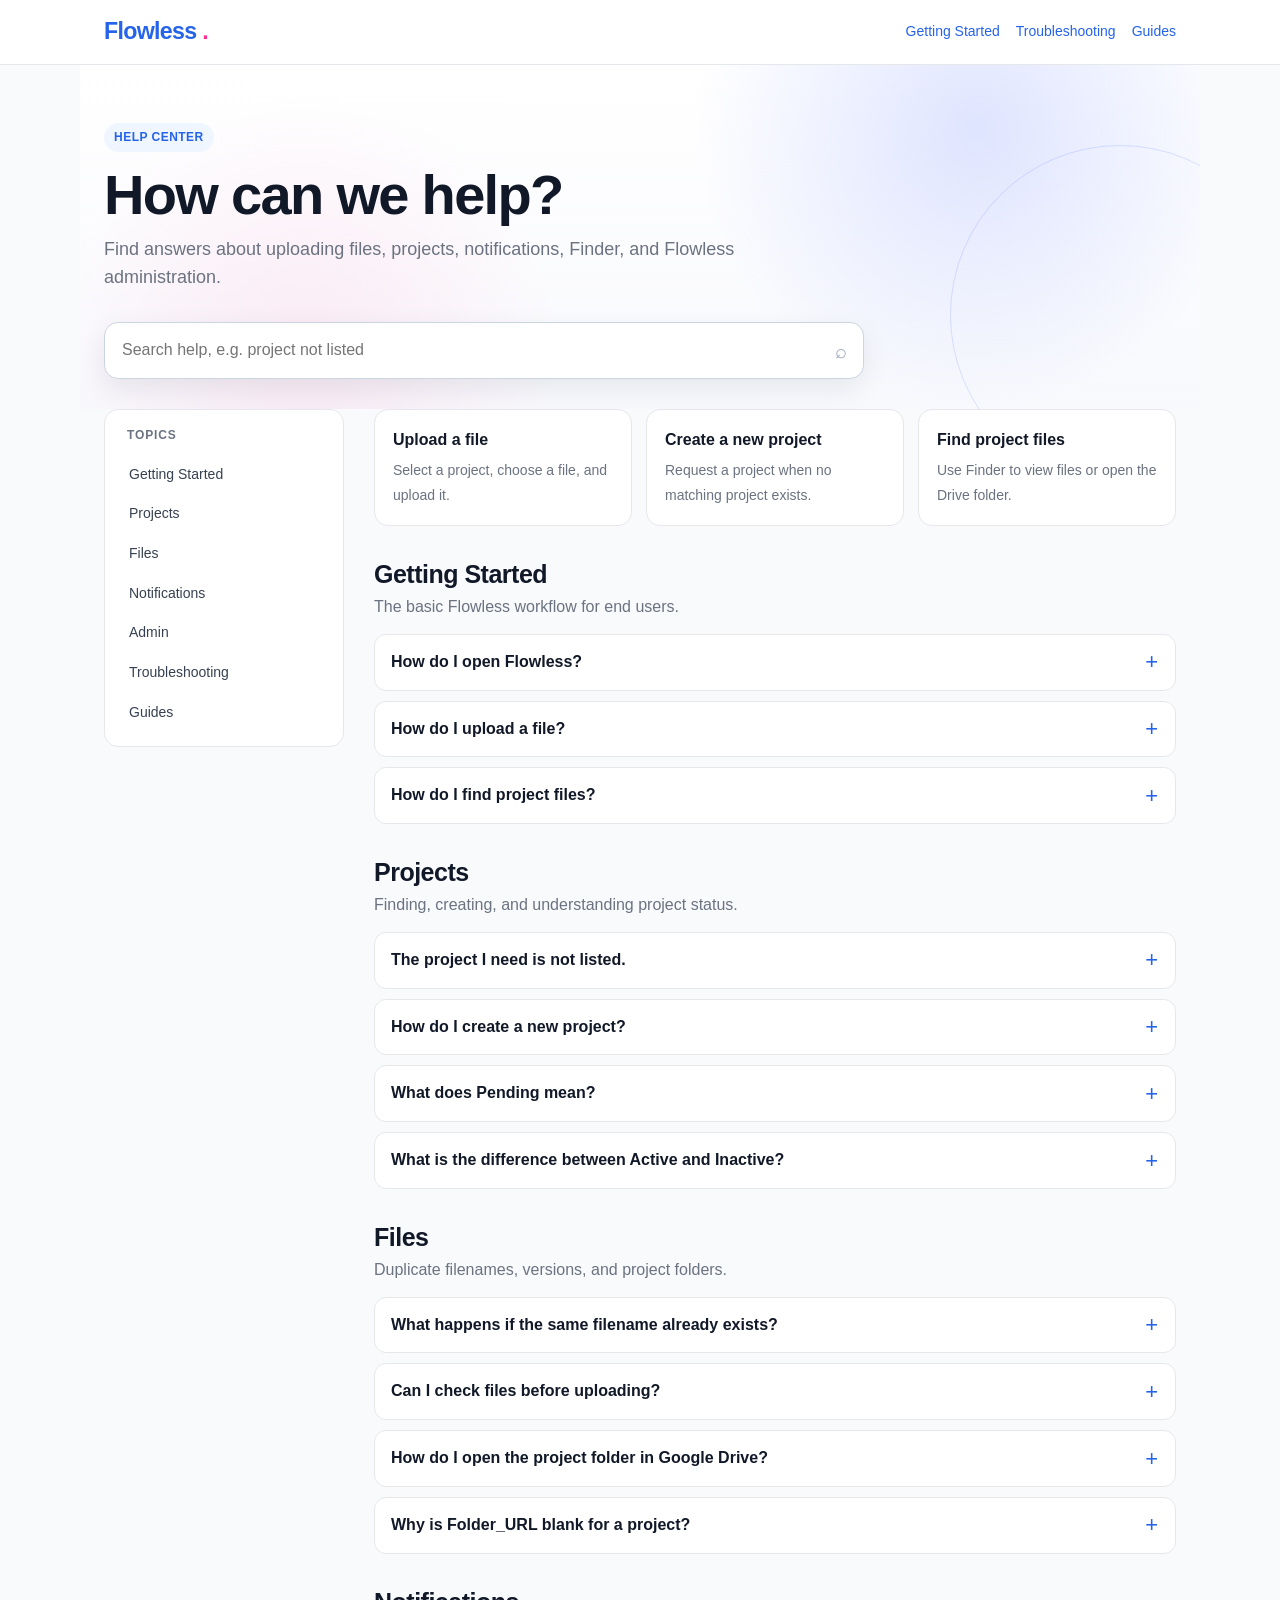
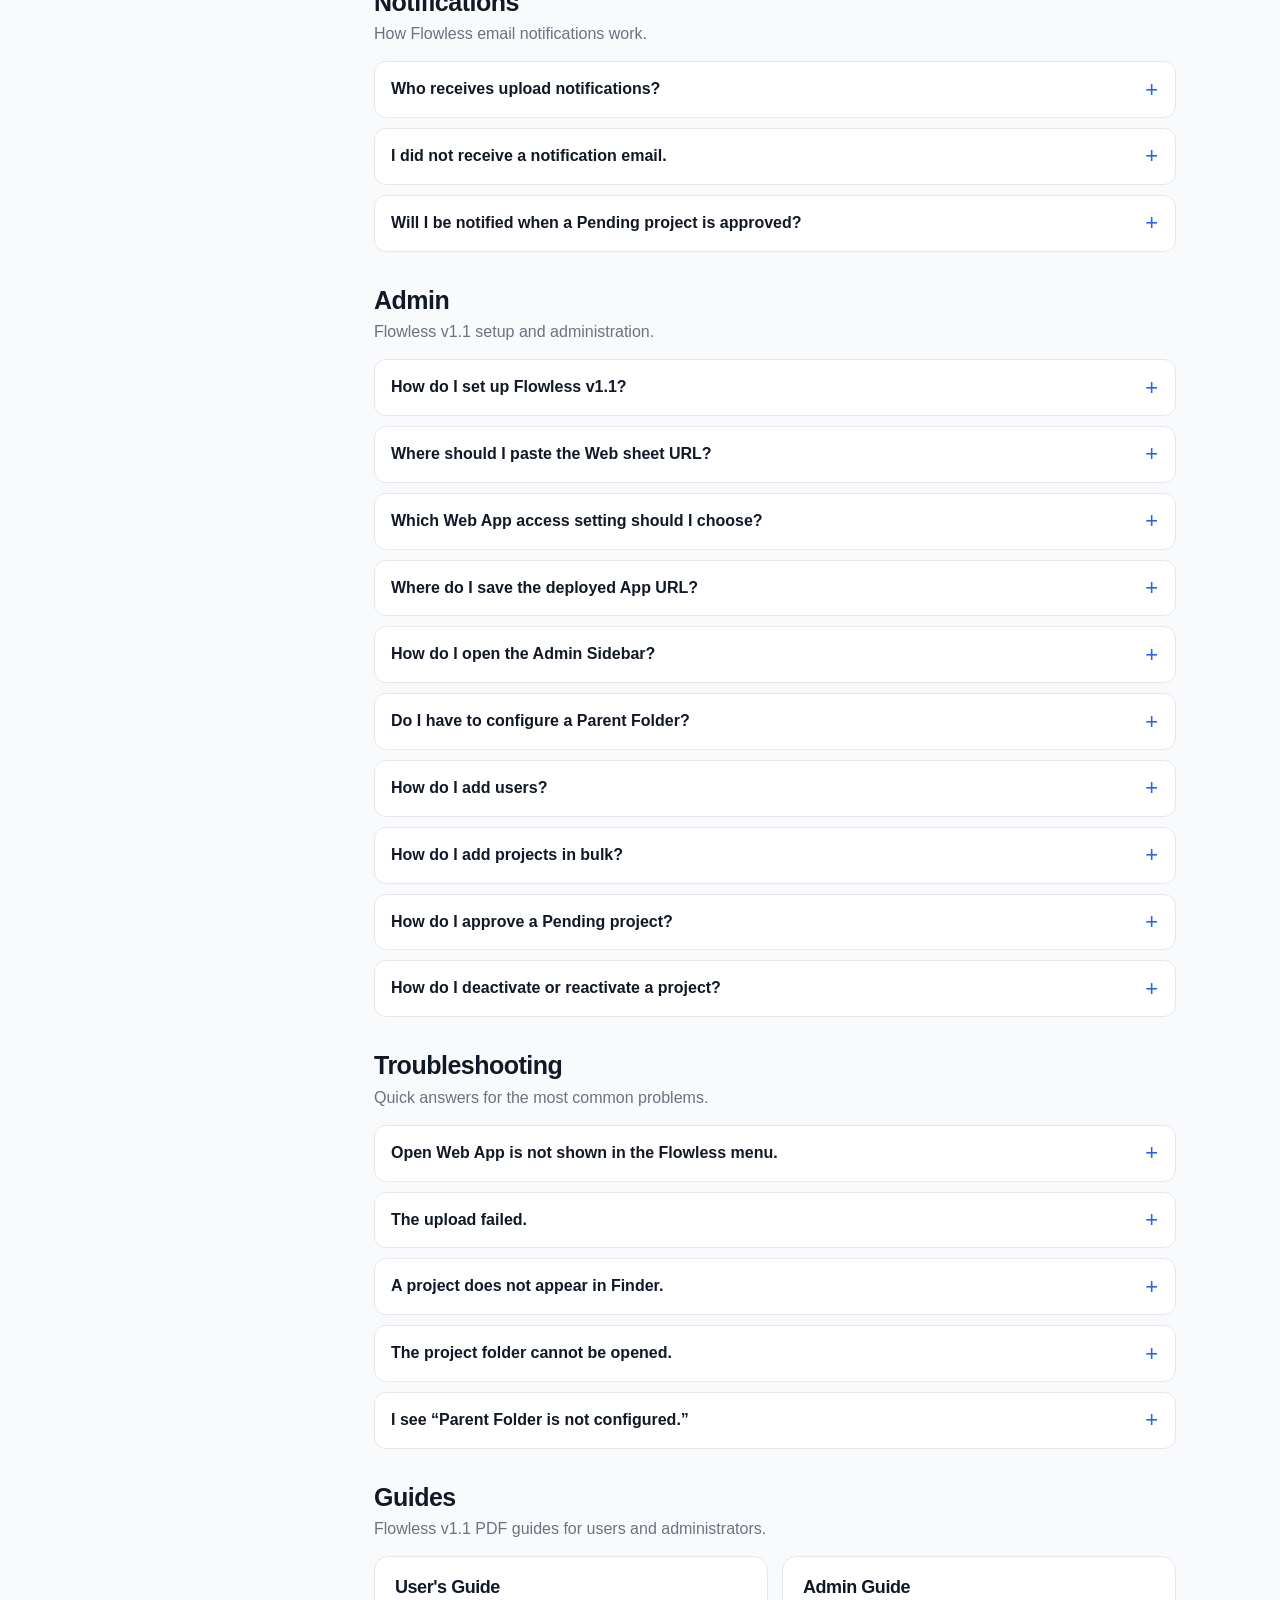
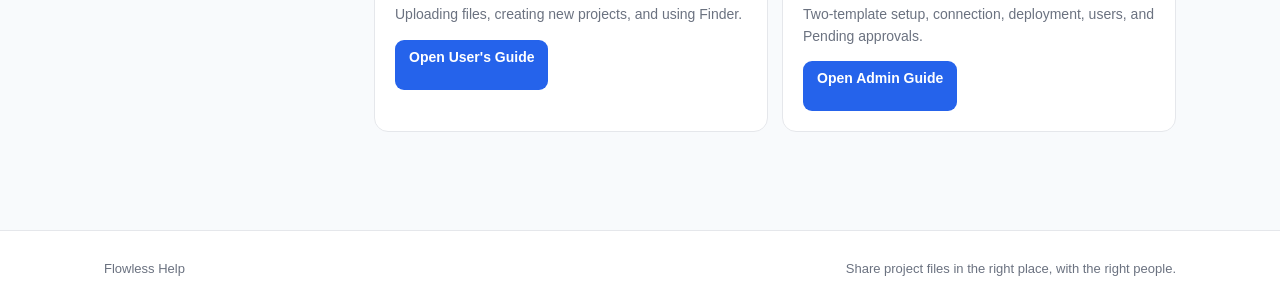
<file: help/index.html>
<!DOCTYPE html>
<html lang="en">
<head>
<!-- Google tag (gtag.js) -->
<script async src="https://www.googletagmanager.com/gtag/js?id=G-98HXLH1WJT"></script>
<script>
  window.dataLayer = window.dataLayer || [];
  function gtag(){dataLayer.push(arguments);}
  gtag('js', new Date());

  gtag('config', 'G-98HXLH1WJT');
</script>
<script>
  window.dataLayer = window.dataLayer || [];
  function gtag(){dataLayer.push(arguments);}
  gtag('js', new Date());

  gtag('config', 'G-C4F13414JZ');
</script>
  <meta charset="UTF-8" />
  <meta name="viewport" content="width=device-width, initial-scale=1.0" />
  <title>Flowless Help</title>
  <link rel="stylesheet" href="../css/style.css">
  <link rel="icon" type="image/png" sizes="32x32" href="images/favicon-32.png">
  <link rel="icon" type="image/png" sizes="16x16" href="images/favicon-16.png">
  <link rel="apple-touch-icon" sizes="180x180" href="images/apple-touch-icon.png">

  <meta name="description" content="Help and troubleshooting for Flowless." />
  <style>
    :root{--blue:#2563eb;--blue-dark:#1e3a8a;--blue-soft:#eff6ff;--text:#111827;--muted:#6b7280;--line:#e5e7eb;--bg:#f8fafc;--card:#fff;--amber:#b45309;--amber-soft:#fffbeb;--green:#15803d;--green-soft:#f0fdf4;--shadow:0 10px 28px rgba(15,23,42,.08)}
    *{box-sizing:border-box} html{scroll-behavior:smooth} body{margin:0;font-family:Arial,Helvetica,sans-serif;color:var(--text);background:var(--bg);line-height:1.55} a{color:var(--blue);text-decoration:none} a:hover{text-decoration:underline}
    .topbar{position:sticky;top:0;z-index:20;background:rgba(255,255,255,.95);backdrop-filter:blur(10px);border-bottom:1px solid var(--line)}
    .topbar-inner{max-width:1120px;margin:0 auto;padding:14px 24px;display:flex;align-items:center;justify-content:space-between;gap:16px}.brand{display:flex;align-items:center;gap:10px;font-size:22px;font-weight:700;color:var(--text)}.brand-mark{width:30px;height:30px;border-radius:8px;display:grid;place-items:center;background:var(--blue);color:#fff;font-size:17px;font-weight:700;box-shadow:0 5px 12px rgba(37,99,235,.22)}.top-links{display:flex;gap:16px;font-size:14px;white-space:nowrap}
    .hero{max-width:1120px;margin:0 auto;padding:58px 24px 30px}.eyebrow{display:inline-block;color:var(--blue);background:var(--blue-soft);padding:5px 10px;border-radius:999px;font-size:12px;font-weight:700;letter-spacing:.04em;text-transform:uppercase;margin-bottom:14px}.hero h1{margin:0 0 12px;font-size:clamp(36px,5vw,56px);line-height:1.05;letter-spacing:-.03em}.hero p{margin:0;color:var(--muted);font-size:18px;max-width:680px}.search-wrap{margin-top:30px;max-width:760px;position:relative}.search-input{width:100%;border:1px solid #cbd5e1;border-radius:14px;background:#fff;padding:15px 48px 15px 17px;font-size:16px;outline:none;box-shadow:var(--shadow);transition:border .15s,box-shadow .15s}.search-input:focus{border-color:var(--blue);box-shadow:0 0 0 3px rgba(37,99,235,.12),var(--shadow)}.search-icon{position:absolute;right:17px;top:50%;transform:translateY(-50%);color:#94a3b8;font-size:20px;pointer-events:none}
    .layout{max-width:1120px;margin:0 auto;padding:0 24px 64px;display:grid;grid-template-columns:240px minmax(0,1fr);gap:30px}.sidebar{position:sticky;top:78px;align-self:start;min-width:0;max-width:100%}.side-card{background:#fff;border:1px solid var(--line);border-radius:14px;padding:14px}.side-title{font-size:12px;font-weight:700;color:var(--muted);text-transform:uppercase;letter-spacing:.07em;margin:2px 8px 10px}.side-link{display:block;color:#374151;padding:9px 10px;border-radius:8px;font-size:14px}.side-link:hover{background:var(--blue-soft);color:var(--blue-dark);text-decoration:none}.content{min-width:0;overflow-wrap:anywhere}
    .quick-grid{display:grid;grid-template-columns:repeat(3,minmax(0,1fr));gap:14px;margin-bottom:34px}.quick-card{background:#fff;border:1px solid var(--line);border-radius:14px;padding:18px;transition:transform .15s,box-shadow .15s,border-color .15s}.quick-card:hover{transform:translateY(-2px);border-color:#bfdbfe;box-shadow:var(--shadow);text-decoration:none}.quick-card strong{display:block;color:var(--text);margin-bottom:5px}.quick-card span{color:var(--muted);font-size:14px}
    .section{margin:0 0 34px;scroll-margin-top:96px}.section h2{margin:0 0 6px;font-size:25px;letter-spacing:-.02em}.section-lead{margin:0 0 14px;color:var(--muted)}.faq-list{display:grid;gap:10px}details{background:#fff;border:1px solid var(--line);border-radius:12px;overflow:hidden}details[open]{border-color:#bfdbfe;box-shadow:0 4px 18px rgba(15,23,42,.05)}summary{cursor:pointer;list-style:none;padding:15px 48px 15px 16px;position:relative;font-weight:700;user-select:none}summary::-webkit-details-marker{display:none}summary::after{content:'+';position:absolute;right:17px;top:50%;transform:translateY(-50%);color:var(--blue);font-size:22px;font-weight:400}details[open] summary::after{content:'−'}.answer{padding:0 16px 16px;color:#374151;font-size:15px}.answer p{margin:0 0 10px}.answer p:last-child{margin-bottom:0}.answer ul,.answer ol{margin:8px 0 0 20px;padding:0}.answer li{margin:5px 0}.note{margin-top:12px;border-radius:10px;padding:11px 13px;background:var(--blue-soft);color:var(--blue-dark);font-size:14px}.note.warn{background:var(--amber-soft);color:var(--amber)}.note.good{background:var(--green-soft);color:var(--green)}
    .guide-grid{display:grid;grid-template-columns:repeat(2,minmax(0,1fr));gap:14px}.guide-card{background:#fff;border:1px solid var(--line);border-radius:14px;padding:20px}.guide-card h3{margin:0 0 6px;font-size:18px}.guide-card p{margin:0 0 14px;color:var(--muted);font-size:14px}.button{display:inline-block;border-radius:9px;background:var(--blue);color:#fff;padding:9px 13px;font-size:14px;font-weight:700}.button:hover{background:#1d4ed8;text-decoration:none}.button.secondary{background:#fff;color:var(--blue);border:1px solid #93c5fd}.button.secondary:hover{background:var(--blue-soft)}
    .empty{display:none;background:#fff;border:1px dashed #cbd5e1;border-radius:14px;padding:28px;text-align:center;color:var(--muted);margin:18px 0 34px}.footer{border-top:1px solid var(--line);background:#fff}.footer-inner{max-width:1120px;margin:0 auto;padding:28px 24px;color:var(--muted);font-size:13px;display:flex;justify-content:space-between;gap:18px;flex-wrap:wrap}code{background:#f1f5f9;border-radius:5px;padding:2px 5px;font-family:Consolas,'Courier New',monospace;font-size:.92em}.hidden-by-search{display:none!important}
    @media(max-width:840px){.layout{grid-template-columns:minmax(0,1fr)}.sidebar{position:static}.side-card{display:flex;gap:6px;overflow-x:auto;max-width:100%;min-width:0}.side-link{flex:0 0 auto}.side-title{display:none}.side-link{white-space:nowrap}.quick-grid{grid-template-columns:1fr}.guide-grid{grid-template-columns:1fr}}@media(max-width:560px){.topbar-inner,.hero,.layout,.footer-inner{padding-left:16px;padding-right:16px}.top-links{display:none}.hero{padding-top:42px}}
  </style>
</head>
<body>
<header class="topbar">
  <div class="topbar-inner">
    <a class="site-logo" href="../"><span>Flowless </span></a>
    <nav class="top-links"><a href="#getting-started">Getting Started</a>
      <a href="#troubleshooting">Troubleshooting</a>
      <a href="#guides">Guides</a>
    </nav>
  </div>
</header>

<section class="hero"><span class="eyebrow">Help Center</span><h1>How can we help?</h1><p>Find answers about uploading files, projects, notifications, Finder, and Flowless administration.</p><div class="search-wrap"><input id="helpSearch" class="search-input" type="search" placeholder="Search help, e.g. project not listed" autocomplete="off" aria-label="Search help"><span class="search-icon">⌕</span></div></section>
<div class="layout">
<aside class="sidebar"><div class="side-card"><div class="side-title">Topics</div><a class="side-link" href="#getting-started">Getting Started</a><a class="side-link" href="#projects">Projects</a><a class="side-link" href="#files">Files</a><a class="side-link" href="#notifications">Notifications</a><a class="side-link" href="#admin">Admin</a><a class="side-link" href="#troubleshooting">Troubleshooting</a><a class="side-link" href="#guides">Guides</a></div></aside>
<main class="content">
<div class="quick-grid searchable"><a class="quick-card" href="#upload-file"><strong>Upload a file</strong><span>Select a project, choose a file, and upload it.</span></a><a class="quick-card" href="#create-project"><strong>Create a new project</strong><span>Request a project when no matching project exists.</span></a><a class="quick-card" href="#finder"><strong>Find project files</strong><span>Use Finder to view files or open the Drive folder.</span></a></div>
<div id="emptyState" class="empty">No matching help articles found. Try a shorter keyword such as <strong>upload</strong>, <strong>project</strong>, or <strong>notification</strong>.</div>

<section id="getting-started" class="section searchable"><h2>Getting Started</h2><p class="section-lead">The basic Flowless workflow for end users.</p><div class="faq-list">
<details id="open-flowless" data-search="open flowless web app start access link spreadsheet menu"><summary>How do I open Flowless?</summary><div class="answer"><p>Open the Flowless Web App using the link provided by your administrator.</p><p>Administrators can also use <strong>Flowless → Open Web App</strong> from the Admin ledger after saving the App URL. Regular users do not need editing access to either setup spreadsheet.</p></div></details>
<details id="upload-file" data-search="upload file your name select project drag drop choose file submit"><summary>How do I upload a file?</summary><div class="answer"><ol><li>Open the <strong>Upload</strong> tab.</li><li>Enter your name.</li><li>Search for and select the project.</li><li>Choose a file or drag and drop it into the upload area.</li><li>Click <strong>Upload file</strong>.</li></ol><div class="note good">When the upload finishes, Flowless shows an Upload complete message.</div></div></details>
<details id="finder" data-search="finder find files view files open folder refresh files google drive"><summary>How do I find project files?</summary><div class="answer"><ol><li>Open the <strong>Finder</strong> tab.</li><li>Search by Project ID or project name.</li><li>Select the project.</li><li>Choose <strong>View files</strong> or <strong>Open folder</strong>.</li></ol><p>Use <strong>Refresh files</strong> if the file list looks out of date. Opening a Drive file or folder also requires the appropriate Drive permissions; access to the Web App does not grant those permissions.</p></div></details>
</div></section>

<section id="projects" class="section searchable"><h2>Projects</h2><p class="section-lead">Finding, creating, and understanding project status.</p><div class="faq-list">
<details data-search="project not listed missing refresh active inactive pending"><summary>The project I need is not listed.</summary><div class="answer"><p>First select <strong>Refresh project list</strong>.</p><p>If the project still does not appear, it may not be Active yet. Contact your administrator, or create a new project request if it is genuinely a new project.</p></div></details>
<details id="create-project" data-search="create new project no matching project found temporary id pending new project request"><summary>How do I create a new project?</summary><div class="answer"><ol><li>Type the intended project name into <strong>Select Project</strong>.</li><li>If no matching project exists, choose <strong>Create new project</strong>.</li><li>Confirm the Project Name. Flowless assigns a temporary Project ID.</li><li>Choose a file and upload it.</li></ol><div class="note warn">The new project remains Pending until an administrator approves it.</div></div></details>
<details data-search="pending active status what is pending approval project search hidden"><summary>What does Pending mean?</summary><div class="answer"><p><strong>Pending</strong> means the project was created from the Web App and is waiting for administrator review.</p><p>Pending projects are not shown in normal Upload or Finder searches. After approval, the project becomes <strong>Active</strong>.</p></div></details>
<details data-search="active inactive status project available search finder upload deactivate"><summary>What is the difference between Active and Inactive?</summary><div class="answer"><p><strong>Active</strong> projects are available in Upload and Finder searches.</p><p><strong>Inactive</strong> projects remain in the project master but are hidden from normal end-user search.</p></div></details>
</div></section>

<section id="files" class="section searchable"><h2>Files</h2><p class="section-lead">Duplicate filenames, versions, and project folders.</p><div class="faq-list">
<details data-search="same filename duplicate replace existing file overwrite"><summary>What happens if the same filename already exists?</summary><div class="answer"><p>When Flowless detects an existing filename, it asks how to save the upload:</p><ul><li><strong>Replace existing file</strong> — save a replacement and move all previous files with that exact name in the project folder to Trash. The replacement has a new Drive file link.</li><li><strong>Save as new version</strong> — keep existing files and add a suffix such as <code>_v1</code> or <code>_v2</code>.</li><li><strong>Cancel</strong> — do not upload the file.</li></ul><p>Files with a different name, including a version suffix, are separate files. If the expected prompt does not appear, check the project folder and refresh the file list before uploading again.</p></div></details>
<details data-search="check existing files before upload view current files"><summary>Can I check files before uploading?</summary><div class="answer"><p>Yes. After selecting an existing project, choose <strong>Check existing files</strong> to see what is already stored in that project folder.</p></div></details>
<details data-search="folder url open google drive project folder location"><summary>How do I open the project folder in Google Drive?</summary><div class="answer"><p>Open <strong>Finder</strong>, select the project, then choose <strong>Open folder</strong>.</p></div></details>
<details data-search="folder url blank no folder first upload create folder"><summary>Why is Folder_URL blank for a project?</summary><div class="answer"><p>A project can be registered before its Drive folder exists. In that case, <code>Folder_URL</code> remains blank.</p><p>The project folder is created and the URL is registered when a file upload first needs that folder.</p></div></details>
</div></section>

<section id="notifications" class="section searchable"><h2>Notifications</h2><p class="section-lead">How Flowless email notifications work.</p><div class="faq-list">
<details data-search="notification email who receives notify checkbox recipients"><summary>Who receives upload notifications?</summary><div class="answer"><p>Notifications are sent to users who are registered for notifications by the Flowless administrator.</p><p>The <strong>Notify</strong> setting controls whether a user is included in notification recipients.</p></div></details>
<details data-search="notification not received email spam junk missing mail"><summary>I did not receive a notification email.</summary><div class="answer"><ul><li>Check your spam or junk folder. If the message is a legitimate Flowless notification, mark it as not spam.</li><li>Confirm that your administrator has enabled <strong>Notify</strong> for your user record.</li><li>Ask the administrator to verify the full email address in <code>Master_Users</code>.</li></ul><p><strong>Admin Email</strong> is the destination for new Pending project alerts. Member upload and approval notifications use the user records and Notify settings.</p></div></details>
<details data-search="approval notification pending active project approved email"><summary>Will I be notified when a Pending project is approved?</summary><div class="answer"><p>Flowless can send an approval notification when a Pending project becomes Active. The administrator can choose whether to send the notification during approval.</p></div></details>
</div></section>

<section id="admin" class="section searchable"><h2>Admin</h2><p class="section-lead">Flowless v1.1 setup and administration.</p><div class="faq-list">
<details data-search="v1.1 setup two templates copy admin ledger web helper connect initialize connection deploy authorization"><summary>How do I set up Flowless v1.1?</summary><div class="answer"><ol><li>Copy both supplied templates: the <strong>Admin ledger</strong> and the <strong>Web helper sheet</strong>, using your operating Google account.</li><li>In the copied Admin ledger, open <strong>Flowless → Open Admin Sidebar → Settings</strong>. Paste the URL of your copied Web sheet into <strong>Web Sheet</strong> and click <strong>Connect</strong>.</li><li>Reload the copied Web sheet and run <strong>Flowless → Initialize Connection</strong>. Complete authorization and confirm success.</li><li>Configure your Parent Folder, Admin Email, sender settings, and user notification recipients.</li><li>Open Apps Script from the <strong>Web helper sheet</strong> and deploy it as a Web App, executing as <strong>Me</strong>. Start with <strong>Only myself</strong> for testing.</li><li>Copy the deployed <code>/exec</code> URL into <strong>Admin Sidebar → Settings → App URL</strong> and save it.</li></ol><p>Authorize the Admin and Web projects separately when prompted. Do not deploy the Admin project. Copies of the supplied templates already include the scripts; buyers do not need to paste code or enter Script Properties.</p><p>Follow the <a href="#guides">v1.1 Admin Guide</a> for the full setup and test sequence.</p></div></details>
<details data-search="web sheet url connect invalid saved Web_Sheet_ID different already connected refresh edit gid"><summary>Where should I paste the Web sheet URL?</summary><div class="answer"><p>Paste the full URL of <strong>your copied Web helper sheet</strong> into <strong>Admin Sidebar → Settings → Web Sheet</strong>, then click <strong>Connect</strong>. A URL ending in <code>/edit?gid=0#gid=0</code> or <code>/edit?usp=drive_link</code> is accepted there. For first connection, use the full sheet URL.</p><p>Do not paste it directly into the Settings tab. Connect saves the sheet ID there automatically. <strong>Refresh</strong> only reloads saved settings; it does not connect or normalize a URL.</p><p>If an initial, unused installation reports that the saved <code>Web_Sheet_ID</code> is invalid because a URL was pasted into that cell, clear only that value, reopen the Sidebar, and connect through its Web Sheet field. Keep the key name.</p><div class="note warn">For an existing live connection, stop accepting uploads and follow the Admin Guide disconnection procedure before changing Web sheets. Do not clear a live connection as an initial-setup repair.</div></div></details>
<details data-search="deploy access anyone google account only myself execute me permissions public anonymous role authentication"><summary>Which Web App access setting should I choose?</summary><div class="answer"><p>Deploy the <strong>Web helper project</strong> with <strong>Execute as: Me</strong>, using the operating account.</p><ul><li><strong>Only myself</strong> — testing by the deployer.</li><li><strong>Anyone with Google account</strong> — users must sign in to Google.</li><li><strong>Anyone</strong> — includes users who are not signed in to Google.</li></ul><p>Available choices depend on the account and Workspace policy. With Anyone access, people who can reach the URL can search Active projects, list files, and upload. The name entered in the upload form and the Role in the user master do not authenticate a user or restrict project access.</p><p>Keep the Admin ledger and Web helper sheet restricted to trusted administrators. Drive permissions for opening files and folders are separate from Web App access.</p></div></details>
<details data-search="App_URL app url exec dev register save reload deployment"><summary>Where do I save the deployed App URL?</summary><div class="answer"><p>Copy the Web deployment URL ending in <code>/exec</code> and save it in <strong>Admin Sidebar → Settings → App URL</strong>. Do not use a development <code>/dev</code> URL or the Web Sheet field.</p><p>Opening the Web App does not automatically register its URL. If the Settings tab still shows the old value after saving, reload the Admin spreadsheet and check it again.</p></div></details>
<details data-search="admin sidebar open settings pending projects users flowless menu"><summary>How do I open the Admin Sidebar?</summary><div class="answer"><p>Open the <strong>Admin ledger</strong> and choose <strong>Flowless → Open Admin Sidebar</strong>. The separate Web helper sheet provides the Initialize Connection menu used during setup.</p></div></details>
<details data-search="parent folder settings configure folder id drive folder url automatic"><summary>Do I have to configure a Parent Folder?</summary><div class="answer"><p>You can set a Google Drive folder in <strong>Admin Sidebar → Settings → Parent Folder</strong> using its ID or full folder URL. Configure your intended folder before sharing the Web App.</p><p>If it remains blank, Flowless can create its default parent folder when the first upload needs one. Changing Parent Folder does not move existing project folders or change their saved <code>Folder_URL</code>.</p></div></details>
<details data-search="add users master users paste notify role created at sidebar"><summary>How do I add users?</summary><div class="answer"><p>You can add one user at a time from <strong>Admin Sidebar → Users</strong>.</p><p>For bulk entry, paste <strong>User_Name</strong> and <strong>Email</strong> into <code>Master_Users</code>. Flowless automatically fills the Notify checkbox, default Role, and Created_At.</p></div></details>
<details data-search="add projects master projects paste project id name active created at bulk"><summary>How do I add projects in bulk?</summary><div class="answer"><p>Paste <strong>Project_ID</strong> and <strong>Project_Name</strong> into <code>Master_Projects</code>.</p><p>If Status and Created_At are blank, Flowless automatically sets <strong>Status = Active</strong> and fills <strong>Created_At</strong>.</p><p><code>Folder_URL</code> stays blank until a file upload creates or confirms the project folder.</p></div></details>
<details data-search="approve pending project final id name rename folder send notification approve activate"><summary>How do I approve a Pending project?</summary><div class="answer"><ol><li>Open <strong>Admin Sidebar → Pending</strong>.</li><li>Select the Pending project.</li><li>Review the uploaded file if needed.</li><li>Enter the Final Project ID and confirm the Project Name.</li><li>Choose whether to rename the Drive folder and send a notification.</li><li>Click <strong>Approve and Activate</strong>.</li></ol></div></details>
<details data-search="activate deactivate project inactive projects tab status admin"><summary>How do I deactivate or reactivate a project?</summary><div class="answer"><p>Open <strong>Admin Sidebar → Projects</strong>, search for the project, then use <strong>Activate Selected</strong> or <strong>Deactivate Selected</strong>.</p><p>For a new <strong>Pending</strong> project, use the <strong>Pending</strong> approval workflow so its final Project ID and related records are handled together.</p></div></details>
</div></section>

<section id="troubleshooting" class="section searchable"><h2>Troubleshooting</h2><p class="section-lead">Quick answers for the most common problems.</p><div class="faq-list">
<details data-search="open web app menu missing not shown deployment reload url"><summary>Open Web App is not shown in the Flowless menu.</summary><div class="answer"><ol><li>Confirm that the <strong>Web helper project</strong> has been deployed as a Web App.</li><li>Copy its <code>/exec</code> URL.</li><li>Save it in <strong>Admin Sidebar → Settings → App URL</strong>.</li><li>Reload the <strong>Admin ledger</strong> and check its Flowless menu.</li></ol><p>Opening the deployment URL once does not save the App URL automatically.</p></div></details>
<details data-search="upload failed error cannot upload retry"><summary>The upload failed.</summary><div class="answer"><p>Read the displayed error and confirm that a project and file are selected.</p><p>Before retrying, check the project folder and ask the administrator to check <code>Upload_Logs</code>: a file or log entry may already have been created before a later step failed. Avoid repeatedly uploading the same file without checking.</p><p>If the problem continues, send the displayed error message to your Flowless administrator.</p></div></details>
<details data-search="finder project missing not shown active refresh"><summary>A project does not appear in Finder.</summary><div class="answer"><p>Select <strong>Refresh project list</strong>. Finder only shows Active projects.</p><p>A Pending project needs administrator approval through the Pending workflow. An Inactive project needs reactivation.</p></div></details>
<details data-search="folder cannot open inaccessible folder url error drive"><summary>The project folder cannot be opened.</summary><div class="answer"><p>Refresh the project list and try again. If the issue continues, ask the administrator to verify the project's <code>Folder_URL</code> and Drive access.</p></div></details>
<details data-search="parent folder not configured notice first upload flowless files"><summary>I see “Parent Folder is not configured.”</summary><div class="answer"><p>This means no parent folder has been configured yet.</p><p>Flowless can create its default <strong>Flowless Files</strong> folder automatically when the first upload needs a parent folder.</p><div class="note good">For normal users, no action is usually required.</div></div></details>
</div></section>

<section id="guides" class="section searchable"><h2>Guides</h2><p class="section-lead">Flowless v1.1 PDF guides for users and administrators.</p>
  <div class="guide-grid">
    <div class="guide-card"><h3>User's Guide</h3><p>Uploading files, creating new projects, and using Finder.</p><a class="button" href="./docs/Flowless_User_Guide_v1.1.pdf" target="_blank" rel="noopener">Open User's Guide</a></div>
    <div class="guide-card"><h3>Admin Guide</h3><p>Two-template setup, connection, deployment, users, and Pending approvals.</p><a class="button" href="./docs/Flowless_Admin_Guide_v1.1.pdf" target="_blank" rel="noopener">Open Admin Guide</a></div>
  </div></section>
</main></div>
<footer class="footer"><div class="footer-inner"><span>Flowless Help</span><span>Share project files in the right place, with the right people.</span></div></footer>
<script>
const input=document.getElementById('helpSearch');const empty=document.getElementById('emptyState');const detailsItems=[...document.querySelectorAll('details')];const sections=[...document.querySelectorAll('.section.searchable')];const quickGrid=document.querySelector('.quick-grid.searchable');
function normalize(v){return(v||'').toLowerCase().replace(/\s+/g,' ').trim()}
function runSearch(){const q=normalize(input.value);let matches=0;if(!q){detailsItems.forEach(i=>i.classList.remove('hidden-by-search'));sections.forEach(s=>s.classList.remove('hidden-by-search'));if(quickGrid)quickGrid.classList.remove('hidden-by-search');empty.style.display='none';return}if(quickGrid)quickGrid.classList.add('hidden-by-search');detailsItems.forEach(item=>{const hay=normalize(item.textContent+' '+(item.dataset.search||''));const hit=q.split(' ').every(token=>hay.includes(token));item.classList.toggle('hidden-by-search',!hit);if(hit)matches++});sections.forEach(section=>{const n=section.querySelectorAll('details:not(.hidden-by-search)').length;section.classList.toggle('hidden-by-search',n===0)});empty.style.display=matches===0?'block':'none'}
input.addEventListener('input',runSearch);function openHashTarget(){if(!location.hash)return;const t=document.querySelector(location.hash);if(t&&t.tagName.toLowerCase()==='details')t.open=true}window.addEventListener('hashchange',openHashTarget);openHashTarget();
</script>
</body></html>
</file>
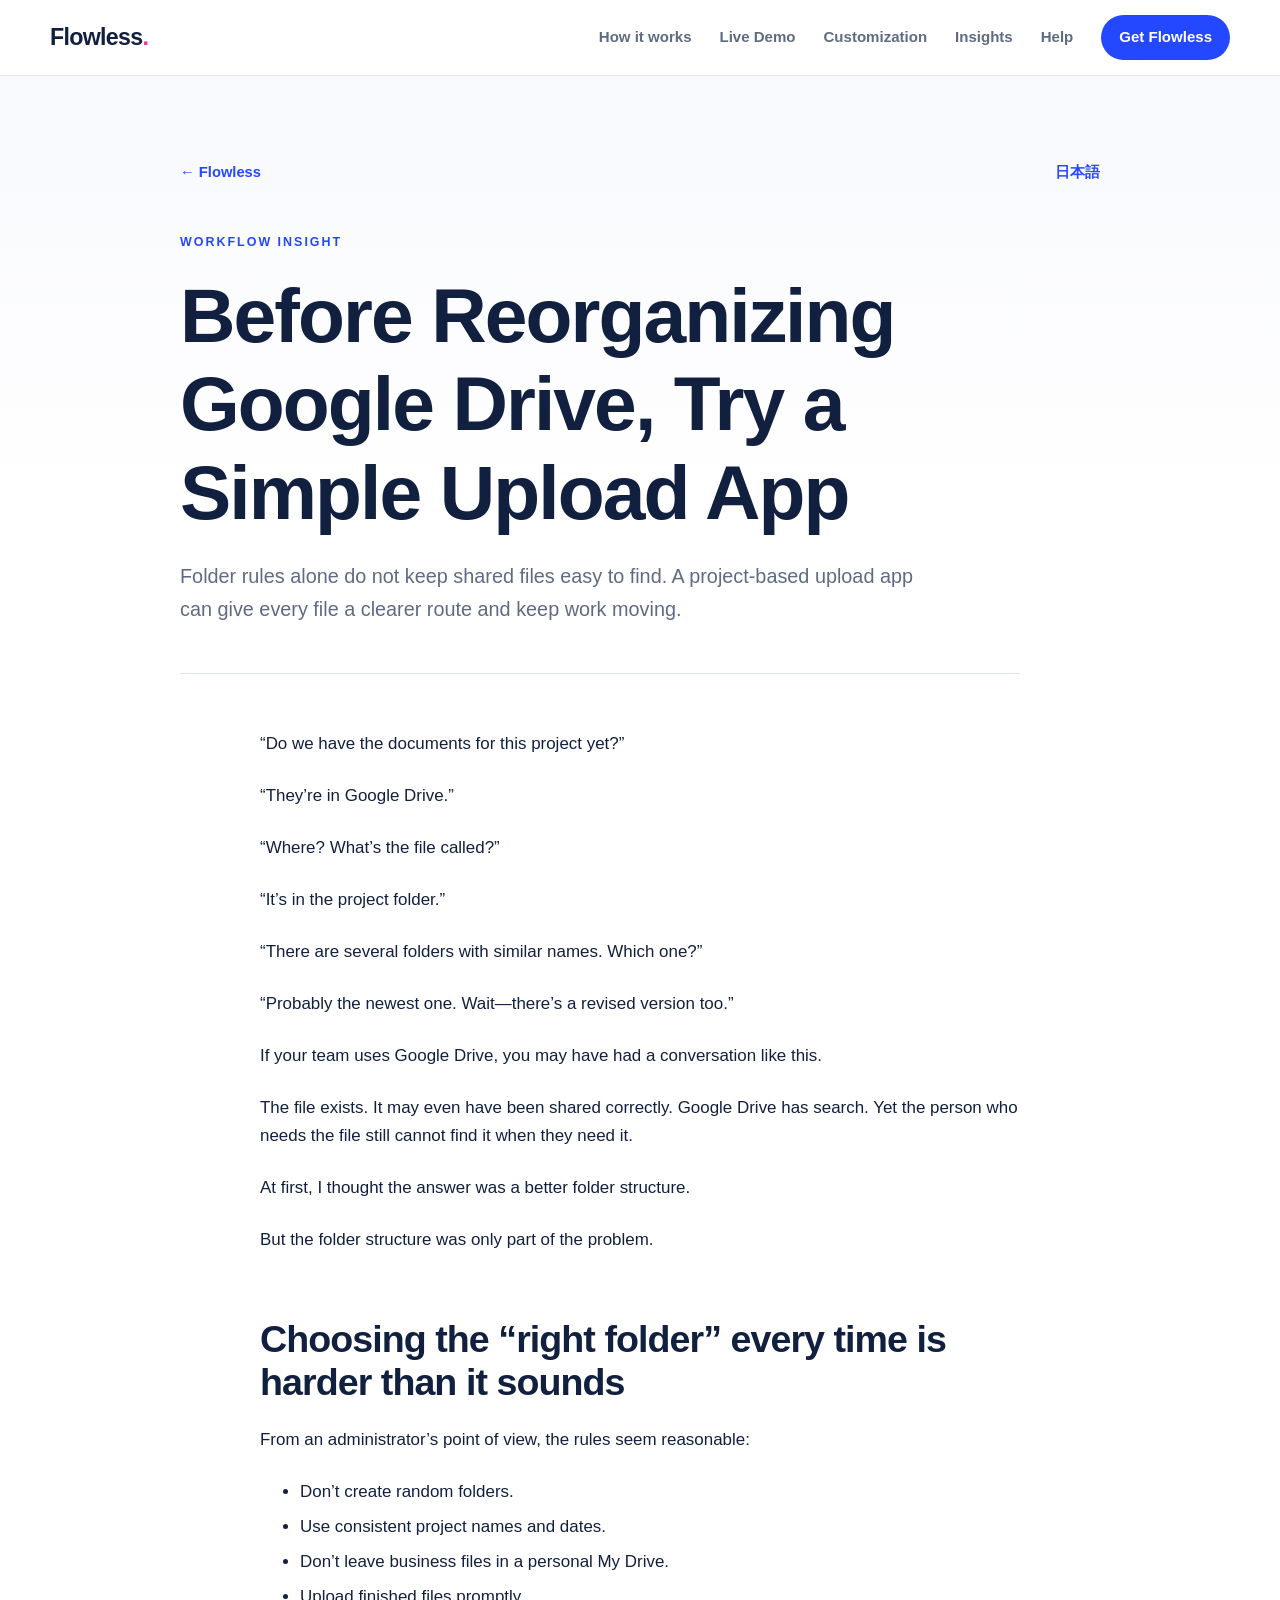
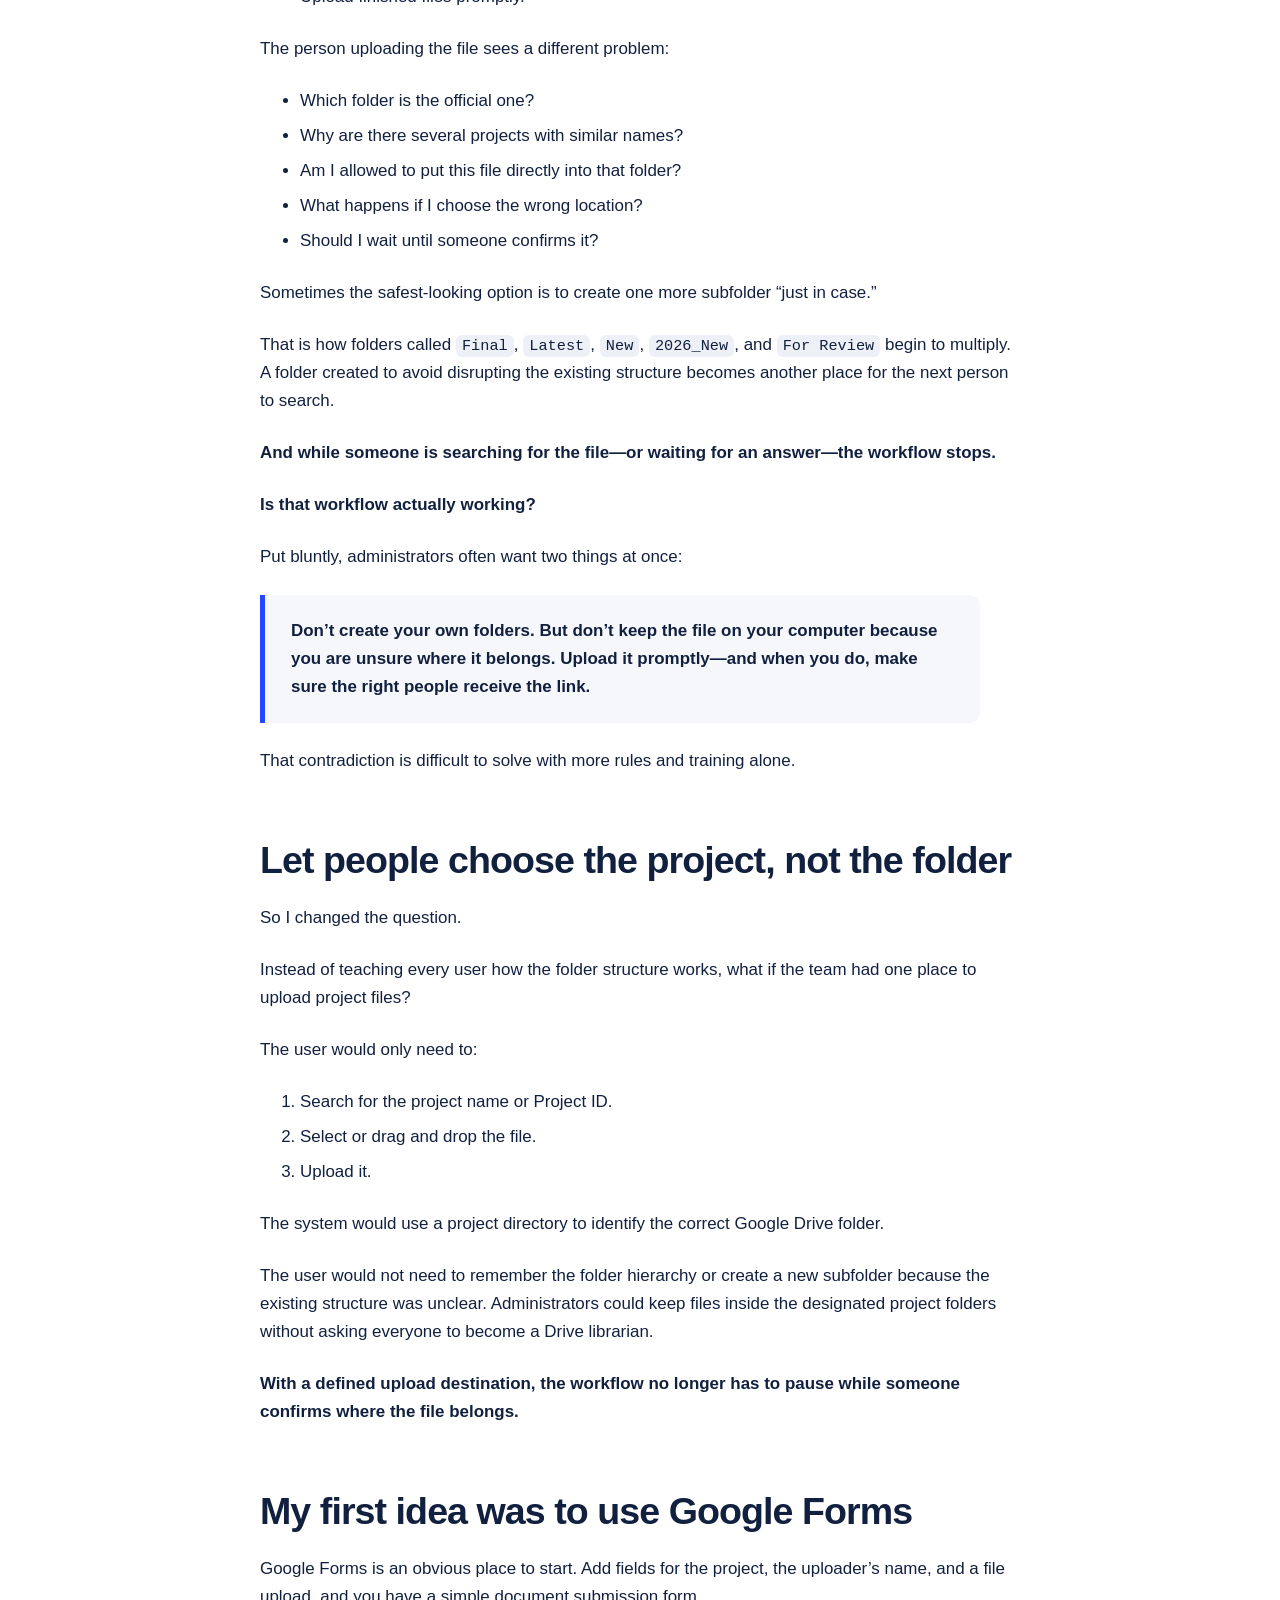
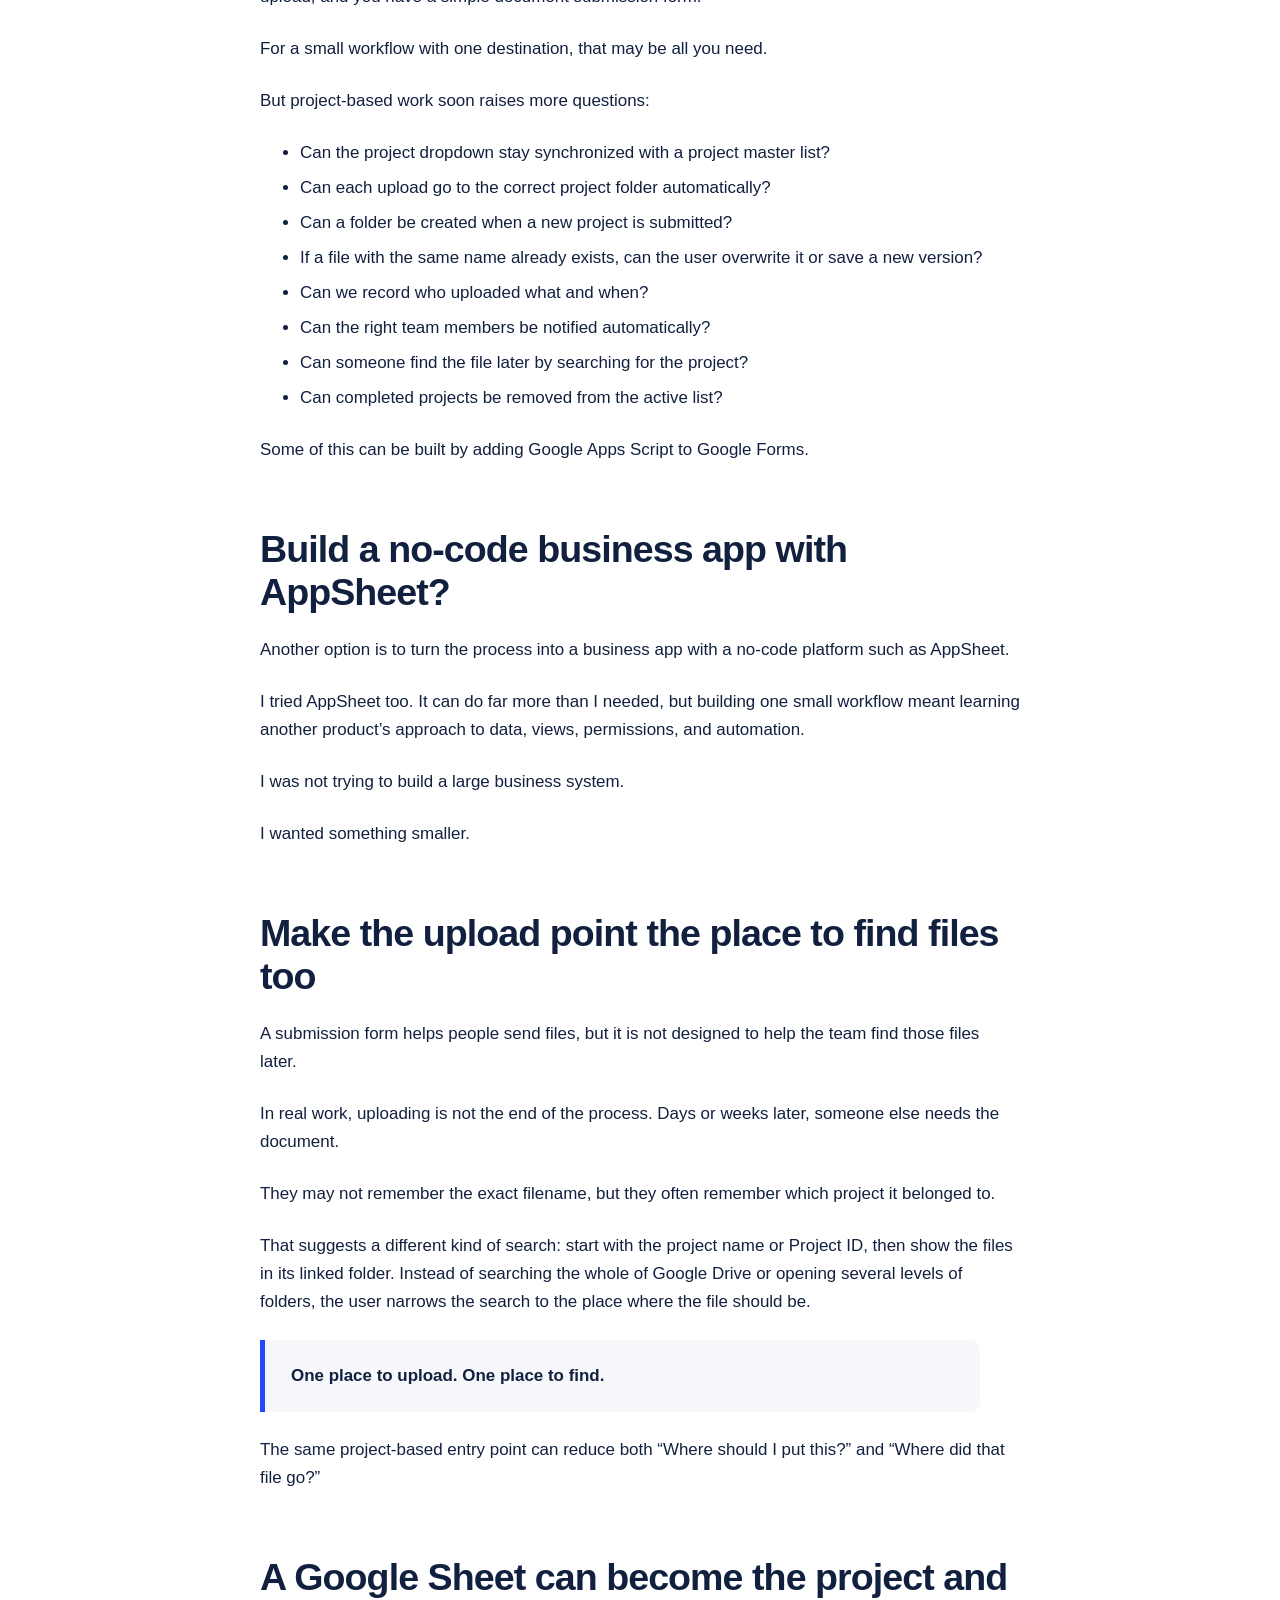
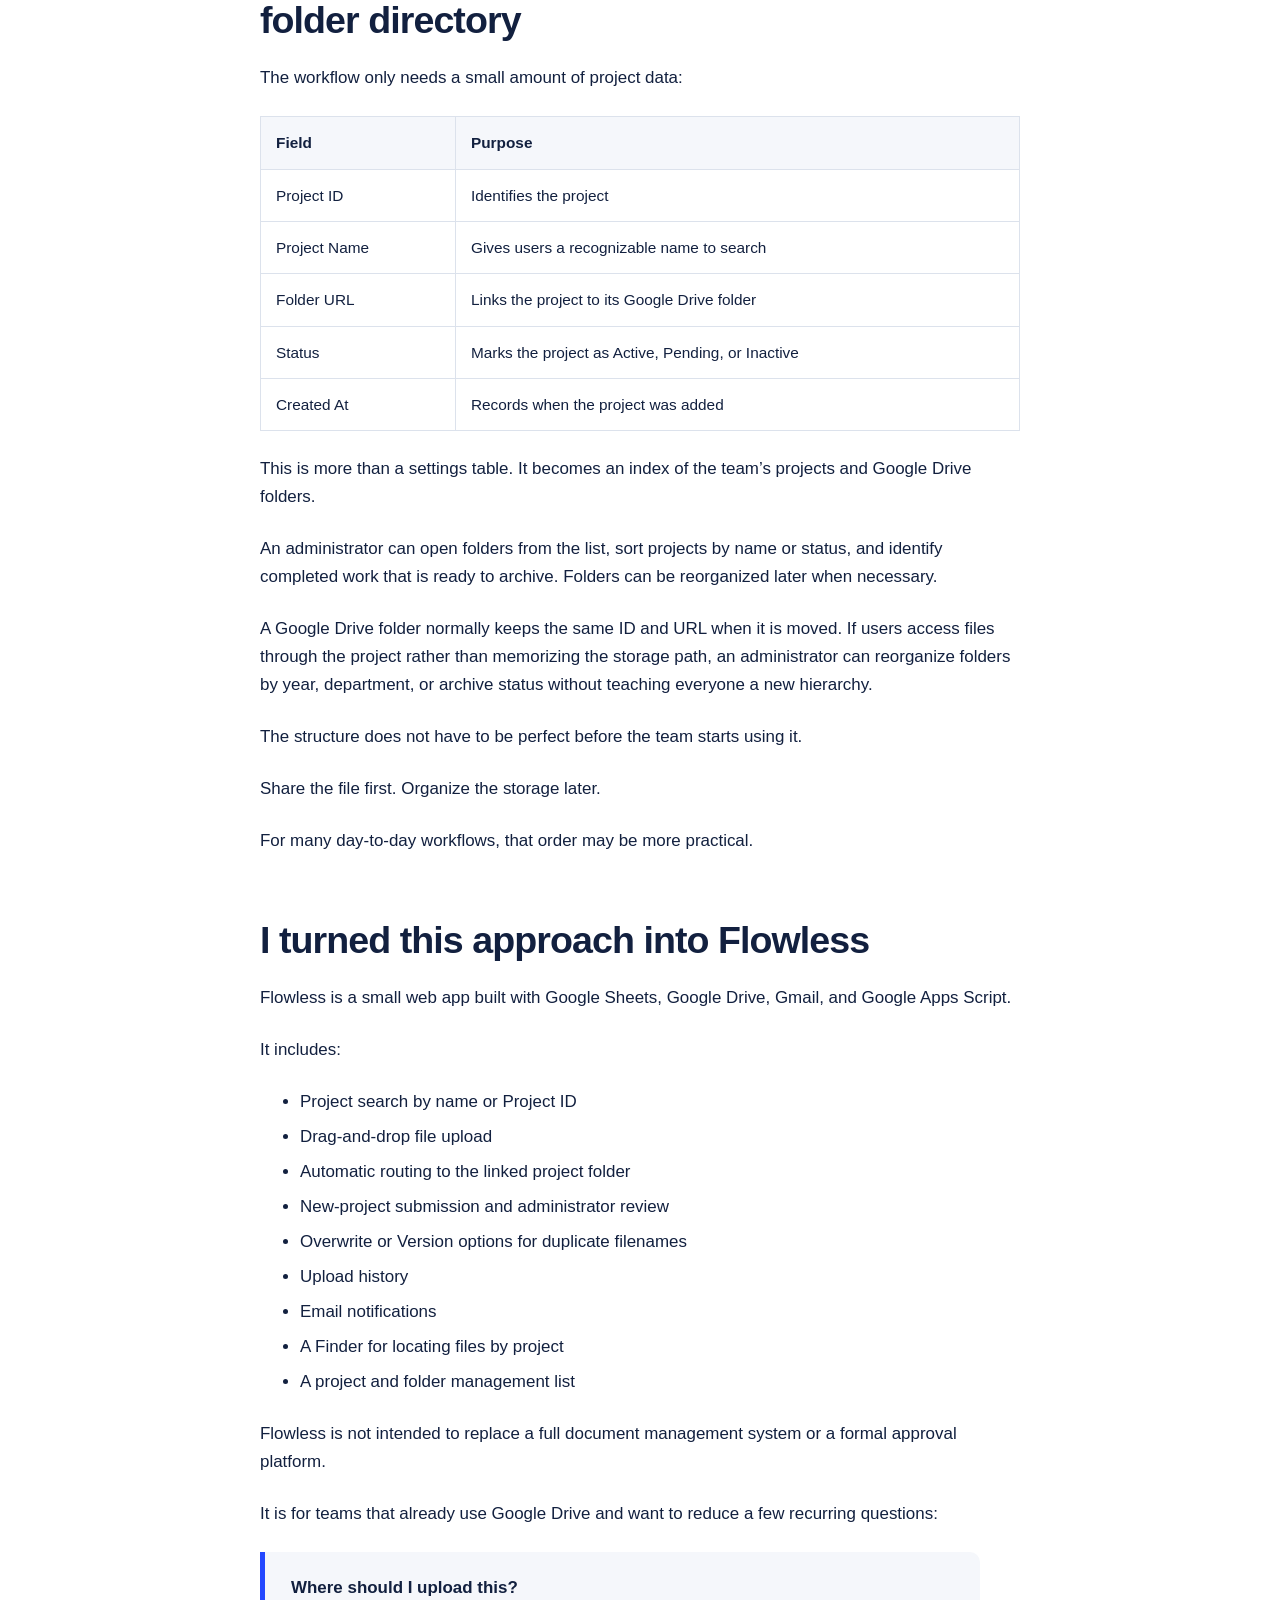
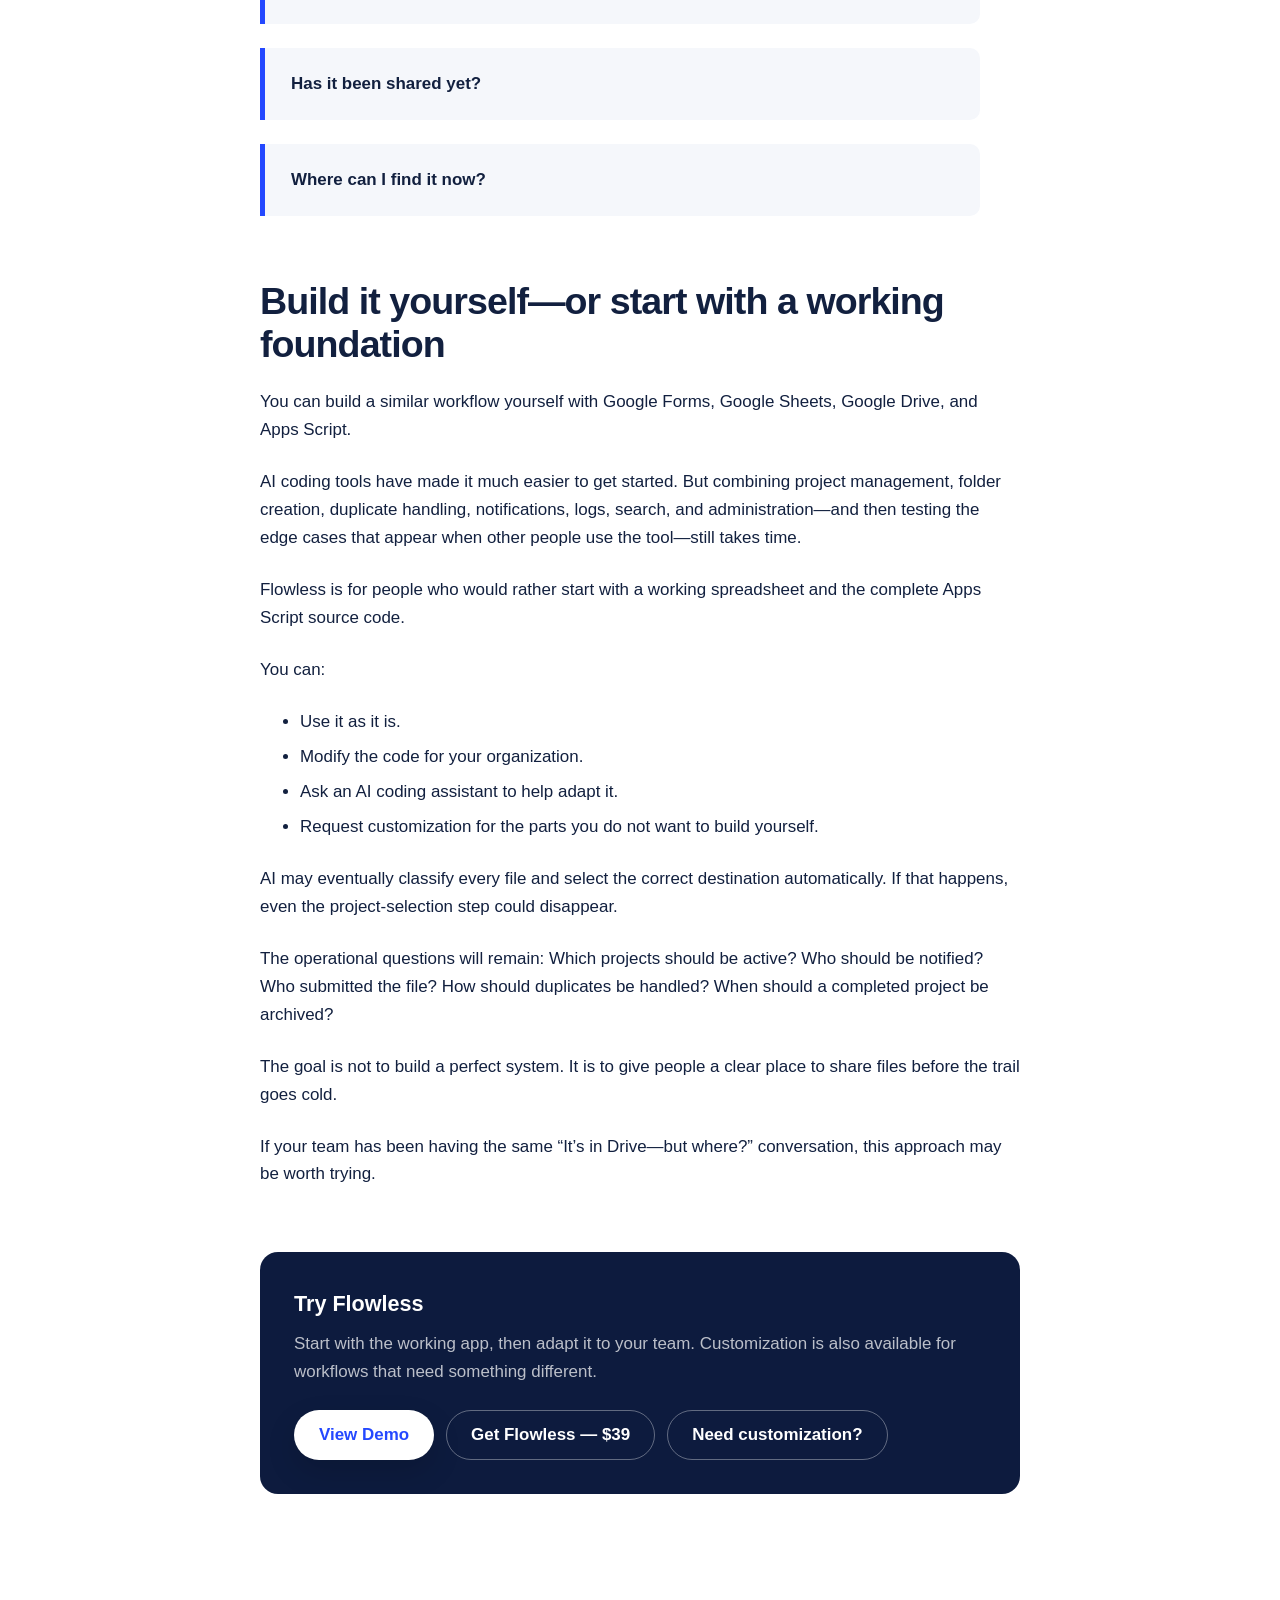
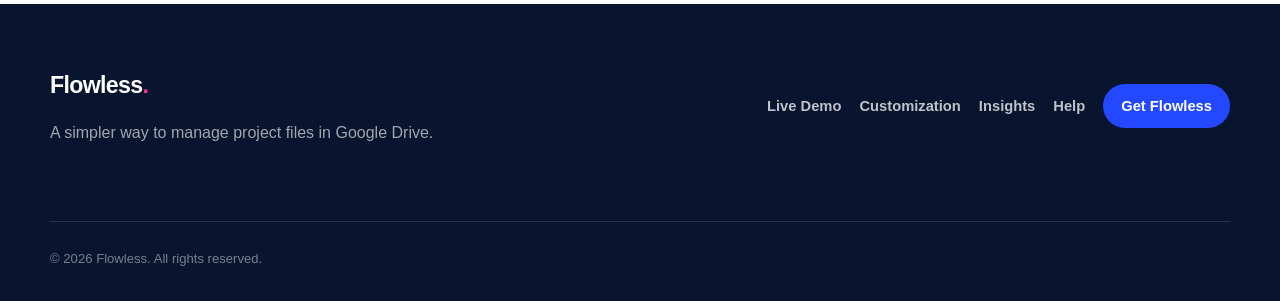
<file: insights/one-place-to-upload/index.html>
<!DOCTYPE html>
<html lang="en">
<head>
<!-- Google tag (gtag.js) -->
<script async src="https://www.googletagmanager.com/gtag/js?id=G-98HXLH1WJT"></script>
<script>
  window.dataLayer = window.dataLayer || [];
  function gtag(){dataLayer.push(arguments);}
  gtag('js', new Date());

  gtag('config', 'G-98HXLH1WJT');
</script>
  <meta charset="UTF-8">
  <meta name="viewport" content="width=device-width, initial-scale=1.0">
  <meta name="description" content="Folder rules alone do not keep shared files easy to find. See how a project-based upload app can keep work moving.">
  <meta property="og:title" content="Before Reorganizing Google Drive, Try a Simple Upload App | Flowless">
  <meta property="og:description" content="Folder rules alone do not keep shared files easy to find. See how a project-based upload app can keep work moving.">
  <meta property="og:type" content="article">
  <meta property="og:url" content="https://dq-9.github.io/flowless-site/insights/one-place-to-upload/">
  <meta property="og:image" content="https://dq-9.github.io/flowless-site/images/og-image.png">
  <meta name="twitter:card" content="summary_large_image">
  <meta name="twitter:title" content="Before Reorganizing Google Drive, Try a Simple Upload App | Flowless">
  <meta name="twitter:description" content="Folder rules alone do not keep shared files easy to find. See how a project-based upload app can keep work moving.">
  <meta name="twitter:image" content="https://dq-9.github.io/flowless-site/images/og-image.png">
  <link rel="canonical" href="https://dq-9.github.io/flowless-site/insights/one-place-to-upload/">
  <link rel="alternate" hreflang="en" href="https://dq-9.github.io/flowless-site/insights/one-place-to-upload/">
  <link rel="alternate" hreflang="ja" href="https://dq-9.github.io/flowless-site/insights/one-place-to-upload/ja.html">
  <link rel="alternate" hreflang="x-default" href="https://dq-9.github.io/flowless-site/insights/one-place-to-upload/">
  <link rel="stylesheet" href="../../css/style.css">
  <link rel="icon" type="image/png" sizes="32x32" href="../../images/favicon-32.png">
  <link rel="icon" type="image/png" sizes="16x16" href="../../images/favicon-16.png">
  <title>Before Reorganizing Google Drive, Try a Simple Upload App | Flowless</title>
</head>
<body>
  <header class="site-header mobile-nav-ready">
    <div class="container header-inner">
      <a class="site-logo" href="../../" aria-label="Flowless home">Flowless</a>
      <input class="nav-toggle" type="checkbox" id="nav-toggle">
      <label class="menu-toggle" for="nav-toggle">
        <span class="menu-toggle-icon" aria-hidden="true"></span>
        <span>Menu</span>
      </label>
      <nav class="site-nav" aria-label="Main navigation">
        <a href="../../#how-it-works">How it works</a>
        <a href="../../demo/">Live Demo</a>
        <a href="../../customization/">Customization</a>
        <a href="./">Insights</a>
        <a href="../../help/">Help</a>
        <a class="nav-cta" href="https://flowlessapp.gumroad.com/l/flowless-v1" target="_blank" rel="noopener noreferrer">Get Flowless</a>
      </nav>
    </div>
  </header>

  <main class="article-page">
    <article class="article-shell">
      <div class="article-tools">
        <a class="article-back" href="../../">← Flowless</a>
        <a class="language-switch" href="ja.html" lang="ja">日本語</a>
      </div>

      <header class="article-header">
        <p class="section-label">Workflow insight</p>
        <h1>Before Reorganizing Google Drive, Try a Simple Upload App</h1>
        <p class="article-lead">Folder rules alone do not keep shared files easy to find. A project-based upload app can give every file a clearer route and keep work moving.</p>
      </header>

      <div class="article-body">
<p>“Do we have the documents for this project yet?”</p>
<p>“They’re in Google Drive.”</p>
<p>“Where? What’s the file called?”</p>
<p>“It’s in the project folder.”</p>
<p>“There are several folders with similar names. Which one?”</p>
<p>“Probably the newest one. Wait—there’s a revised version too.”</p>
<p>If your team uses Google Drive, you may have had a conversation like
this.</p>
<p>The file exists. It may even have been shared correctly. Google Drive
has search. Yet the person who needs the file still cannot find it when
they need it.</p>
<p>At first, I thought the answer was a better folder structure.</p>
<p>But the folder structure was only part of the problem.</p>
<h2
id="choosing-the-right-folder-every-time-is-harder-than-it-sounds">Choosing
the “right folder” every time is harder than it sounds</h2>
<p>From an administrator’s point of view, the rules seem reasonable:</p>
<ul>
<li>Don’t create random folders.</li>
<li>Use consistent project names and dates.</li>
<li>Don’t leave business files in a personal My Drive.</li>
<li>Upload finished files promptly.</li>
</ul>
<p>The person uploading the file sees a different problem:</p>
<ul>
<li>Which folder is the official one?</li>
<li>Why are there several projects with similar names?</li>
<li>Am I allowed to put this file directly into that folder?</li>
<li>What happens if I choose the wrong location?</li>
<li>Should I wait until someone confirms it?</li>
</ul>
<p>Sometimes the safest-looking option is to create one more subfolder
“just in case.”</p>
<p>That is how folders called <code>Final</code>, <code>Latest</code>,
<code>New</code>, <code>2026_New</code>, and <code>For Review</code>
begin to multiply. A folder created to avoid disrupting the existing
structure becomes another place for the next person to search.</p>
<p><strong>And while someone is searching for the file—or waiting for an
answer—the workflow stops.</strong></p>
<p><strong>Is that workflow actually working?</strong></p>
<p>Put bluntly, administrators often want two things at once:</p>
<blockquote>
<p>Don’t create your own folders. But don’t keep the file on your
computer because you are unsure where it belongs. Upload it promptly—and
when you do, make sure the right people receive the link.</p>
</blockquote>
<p>That contradiction is difficult to solve with more rules and training
alone.</p>
<h2 id="let-people-choose-the-project-not-the-folder">Let people choose
the project, not the folder</h2>
<p>So I changed the question.</p>
<p>Instead of teaching every user how the folder structure works, what
if the team had one place to upload project files?</p>
<p>The user would only need to:</p>
<ol type="1">
<li>Search for the project name or Project ID.</li>
<li>Select or drag and drop the file.</li>
<li>Upload it.</li>
</ol>
<p>The system would use a project directory to identify the correct
Google Drive folder.</p>
<p>The user would not need to remember the folder hierarchy or create a
new subfolder because the existing structure was unclear. Administrators
could keep files inside the designated project folders without asking
everyone to become a Drive librarian.</p>
<p><strong>With a defined upload destination, the workflow no longer has
to pause while someone confirms where the file belongs.</strong></p>
<h2 id="my-first-idea-was-to-use-google-forms">My first idea was to use
Google Forms</h2>
<p>Google Forms is an obvious place to start. Add fields for the
project, the uploader’s name, and a file upload, and you have a simple
document submission form.</p>
<p>For a small workflow with one destination, that may be all you
need.</p>
<p>But project-based work soon raises more questions:</p>
<ul>
<li>Can the project dropdown stay synchronized with a project master
list?</li>
<li>Can each upload go to the correct project folder automatically?</li>
<li>Can a folder be created when a new project is submitted?</li>
<li>If a file with the same name already exists, can the user overwrite
it or save a new version?</li>
<li>Can we record who uploaded what and when?</li>
<li>Can the right team members be notified automatically?</li>
<li>Can someone find the file later by searching for the project?</li>
<li>Can completed projects be removed from the active list?</li>
</ul>
<p>Some of this can be built by adding Google Apps Script to Google
Forms.</p>
<h2 id="build-a-no-code-business-app-with-appsheet">Build a no-code
business app with AppSheet?</h2>
<p>Another option is to turn the process into a business app with a
no-code platform such as AppSheet.</p>
<p>I tried AppSheet too. It can do far more than I needed, but building
one small workflow meant learning another product’s approach to data,
views, permissions, and automation.</p>
<p>I was not trying to build a large business system.</p>
<p>I wanted something smaller.</p>
<h2 id="make-the-upload-point-the-place-to-find-files-too">Make the
upload point the place to find files too</h2>
<p>A submission form helps people send files, but it is not designed to
help the team find those files later.</p>
<p>In real work, uploading is not the end of the process. Days or weeks
later, someone else needs the document.</p>
<p>They may not remember the exact filename, but they often remember
which project it belonged to.</p>
<p>That suggests a different kind of search: start with the project name
or Project ID, then show the files in its linked folder. Instead of
searching the whole of Google Drive or opening several levels of
folders, the user narrows the search to the place where the file should
be.</p>
<blockquote>
<p>One place to upload. One place to find.</p>
</blockquote>
<p>The same project-based entry point can reduce both “Where should I
put this?” and “Where did that file go?”</p>
<h2 id="a-google-sheet-can-become-the-project-and-folder-directory">A
Google Sheet can become the project and folder directory</h2>
<p>The workflow only needs a small amount of project data:</p>
<table>
<thead>
<tr class="header">
<th>Field</th>
<th>Purpose</th>
</tr>
</thead>
<tbody>
<tr class="odd">
<td>Project ID</td>
<td>Identifies the project</td>
</tr>
<tr class="even">
<td>Project Name</td>
<td>Gives users a recognizable name to search</td>
</tr>
<tr class="odd">
<td>Folder URL</td>
<td>Links the project to its Google Drive folder</td>
</tr>
<tr class="even">
<td>Status</td>
<td>Marks the project as Active, Pending, or Inactive</td>
</tr>
<tr class="odd">
<td>Created At</td>
<td>Records when the project was added</td>
</tr>
</tbody>
</table>
<p>This is more than a settings table. It becomes an index of the team’s
projects and Google Drive folders.</p>
<p>An administrator can open folders from the list, sort projects by
name or status, and identify completed work that is ready to archive.
Folders can be reorganized later when necessary.</p>
<p>A Google Drive folder normally keeps the same ID and URL when it is
moved. If users access files through the project rather than memorizing
the storage path, an administrator can reorganize folders by year,
department, or archive status without teaching everyone a new
hierarchy.</p>
<p>The structure does not have to be perfect before the team starts
using it.</p>
<p>Share the file first. Organize the storage later.</p>
<p>For many day-to-day workflows, that order may be more practical.</p>
<h2 id="i-turned-this-approach-into-flowless">I turned this approach
into Flowless</h2>
<p>Flowless is a small web app built with Google Sheets, Google Drive,
Gmail, and Google Apps Script.</p>
<p>It includes:</p>
<ul>
<li>Project search by name or Project ID</li>
<li>Drag-and-drop file upload</li>
<li>Automatic routing to the linked project folder</li>
<li>New-project submission and administrator review</li>
<li>Overwrite or Version options for duplicate filenames</li>
<li>Upload history</li>
<li>Email notifications</li>
<li>A Finder for locating files by project</li>
<li>A project and folder management list</li>
</ul>
<p>Flowless is not intended to replace a full document management system
or a formal approval platform.</p>
<p>It is for teams that already use Google Drive and want to reduce a
few recurring questions:</p>
<blockquote>
<p>Where should I upload this?</p>
</blockquote>
<blockquote>
<p>Has it been shared yet?</p>
</blockquote>
<blockquote>
<p>Where can I find it now?</p>
</blockquote>
<h2 id="build-it-yourselfor-start-with-a-working-foundation">Build it
yourself—or start with a working foundation</h2>
<p>You can build a similar workflow yourself with Google Forms, Google
Sheets, Google Drive, and Apps Script.</p>
<p>AI coding tools have made it much easier to get started. But
combining project management, folder creation, duplicate handling,
notifications, logs, search, and administration—and then testing the
edge cases that appear when other people use the tool—still takes
time.</p>
<p>Flowless is for people who would rather start with a working
spreadsheet and the complete Apps Script source code.</p>
<p>You can:</p>
<ul>
<li>Use it as it is.</li>
<li>Modify the code for your organization.</li>
<li>Ask an AI coding assistant to help adapt it.</li>
<li>Request customization for the parts you do not want to build
yourself.</li>
</ul>
<p>AI may eventually classify every file and select the correct
destination automatically. If that happens, even the project-selection
step could disappear.</p>
<p>The operational questions will remain: Which projects should be
active? Who should be notified? Who submitted the file? How should
duplicates be handled? When should a completed project be archived?</p>
<p>The goal is not to build a perfect system. It is to give people a
clear place to share files before the trail goes cold.</p>
<p>If your team has been having the same “It’s in Drive—but where?”
conversation, this approach may be worth trying.</p>
<div class="article-cta">
<strong>Try Flowless</strong>
<p>Start with the working app, then adapt it to your team. Customization is also available for workflows that need something different.</p>
<div class="article-cta-actions">
<a class="button button-light" href="../../demo/">View Demo</a>
<a class="button button-secondary" href="https://flowlessapp.gumroad.com/l/flowless-v1" target="_blank" rel="noopener noreferrer">Get Flowless — $39</a>
<a class="button button-secondary" href="../../customization/">Need customization?</a>
</div>
</div>
      </div>
    </article>
  </main>

  <footer class="site-footer">
    <div class="container footer-inner">
      <div>
        <a class="footer-logo" href="../../">Flowless</a>
        <p>A simpler way to manage project files in Google Drive.</p>
      </div>
      <div class="footer-links" aria-label="Footer navigation">
        <a href="../../demo/">Live Demo</a>
        <a href="../../customization/">Customization</a>
        <a href="./">Insights</a>
        <a href="../../help/">Help</a>
        <a class="nav-cta" href="https://flowlessapp.gumroad.com/l/flowless-v1" target="_blank" rel="noopener noreferrer">Get Flowless</a>
      </div>
      <p class="copyright">&copy; <span id="current-year"></span> Flowless. All rights reserved.</p>
    </div>
  </footer>
  <script>
    document.getElementById('current-year').textContent = new Date().getFullYear();
  </script>
</body>
</html>
</file>
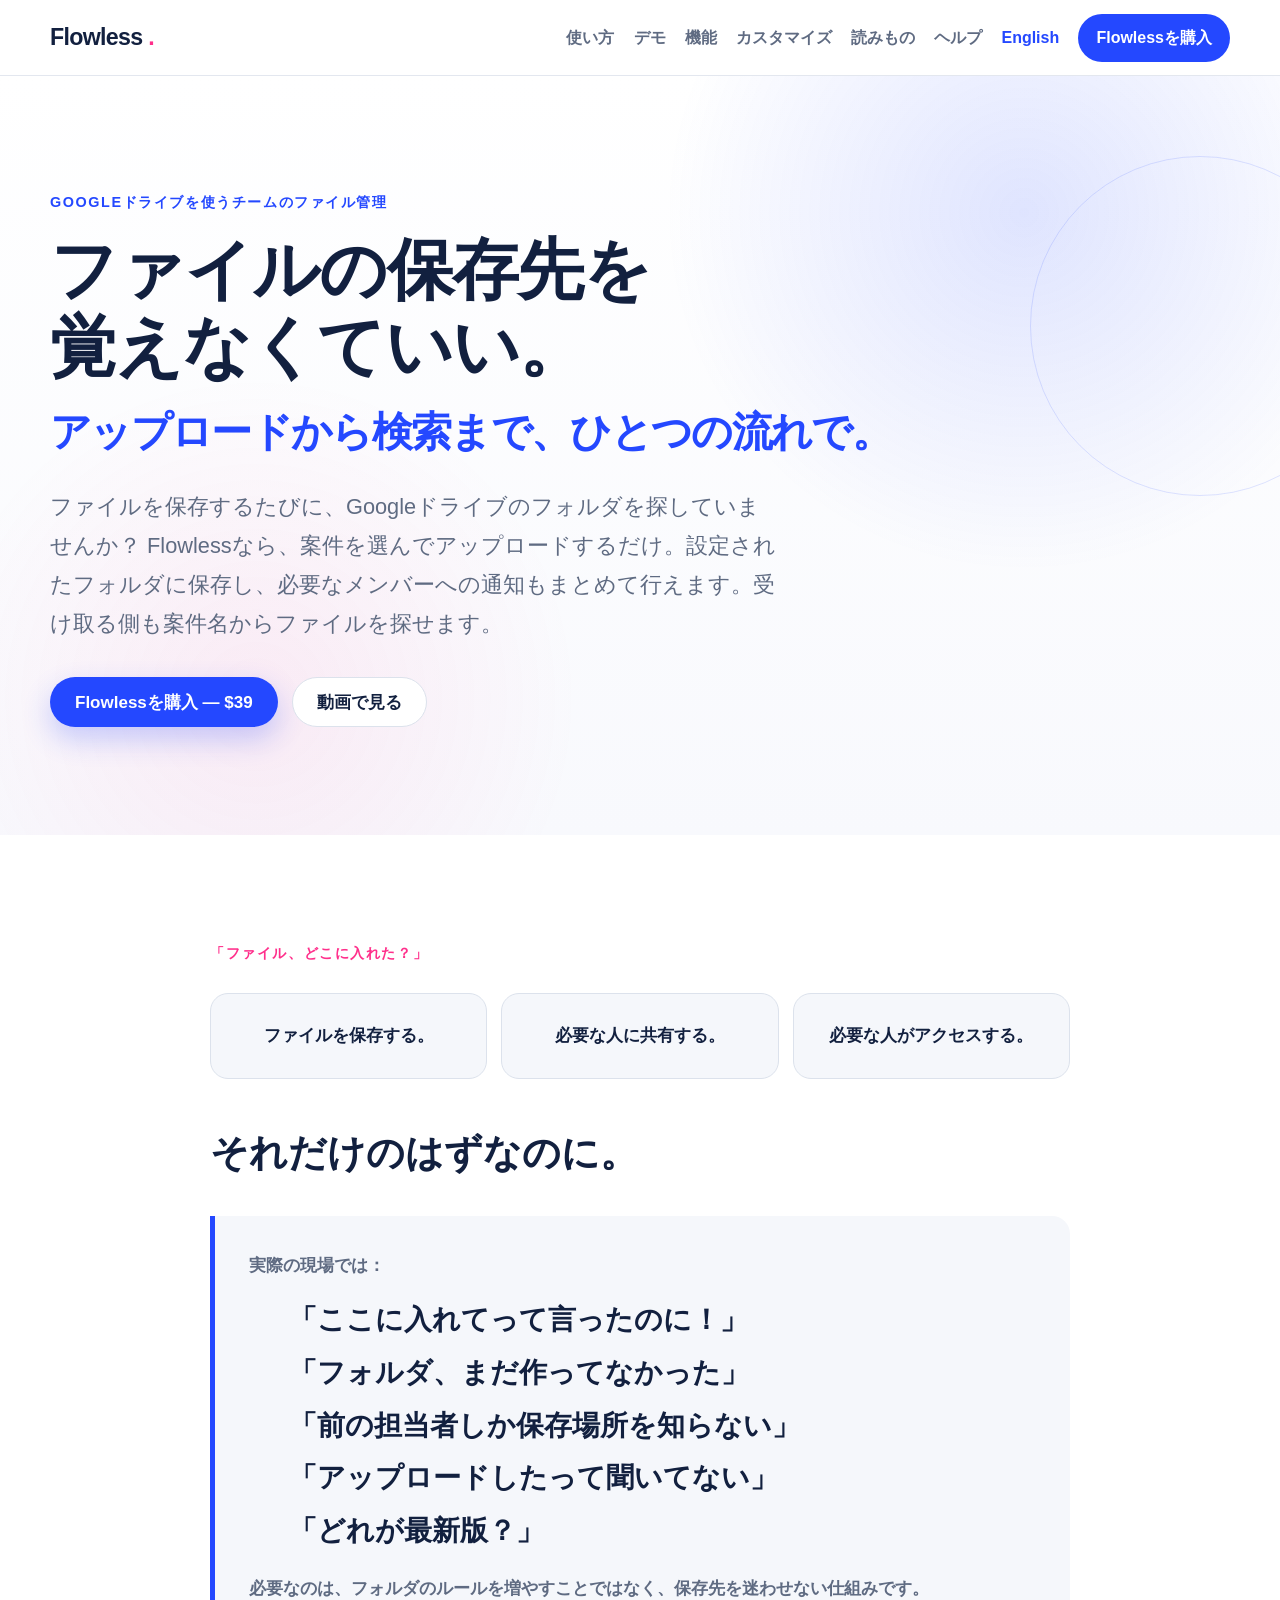
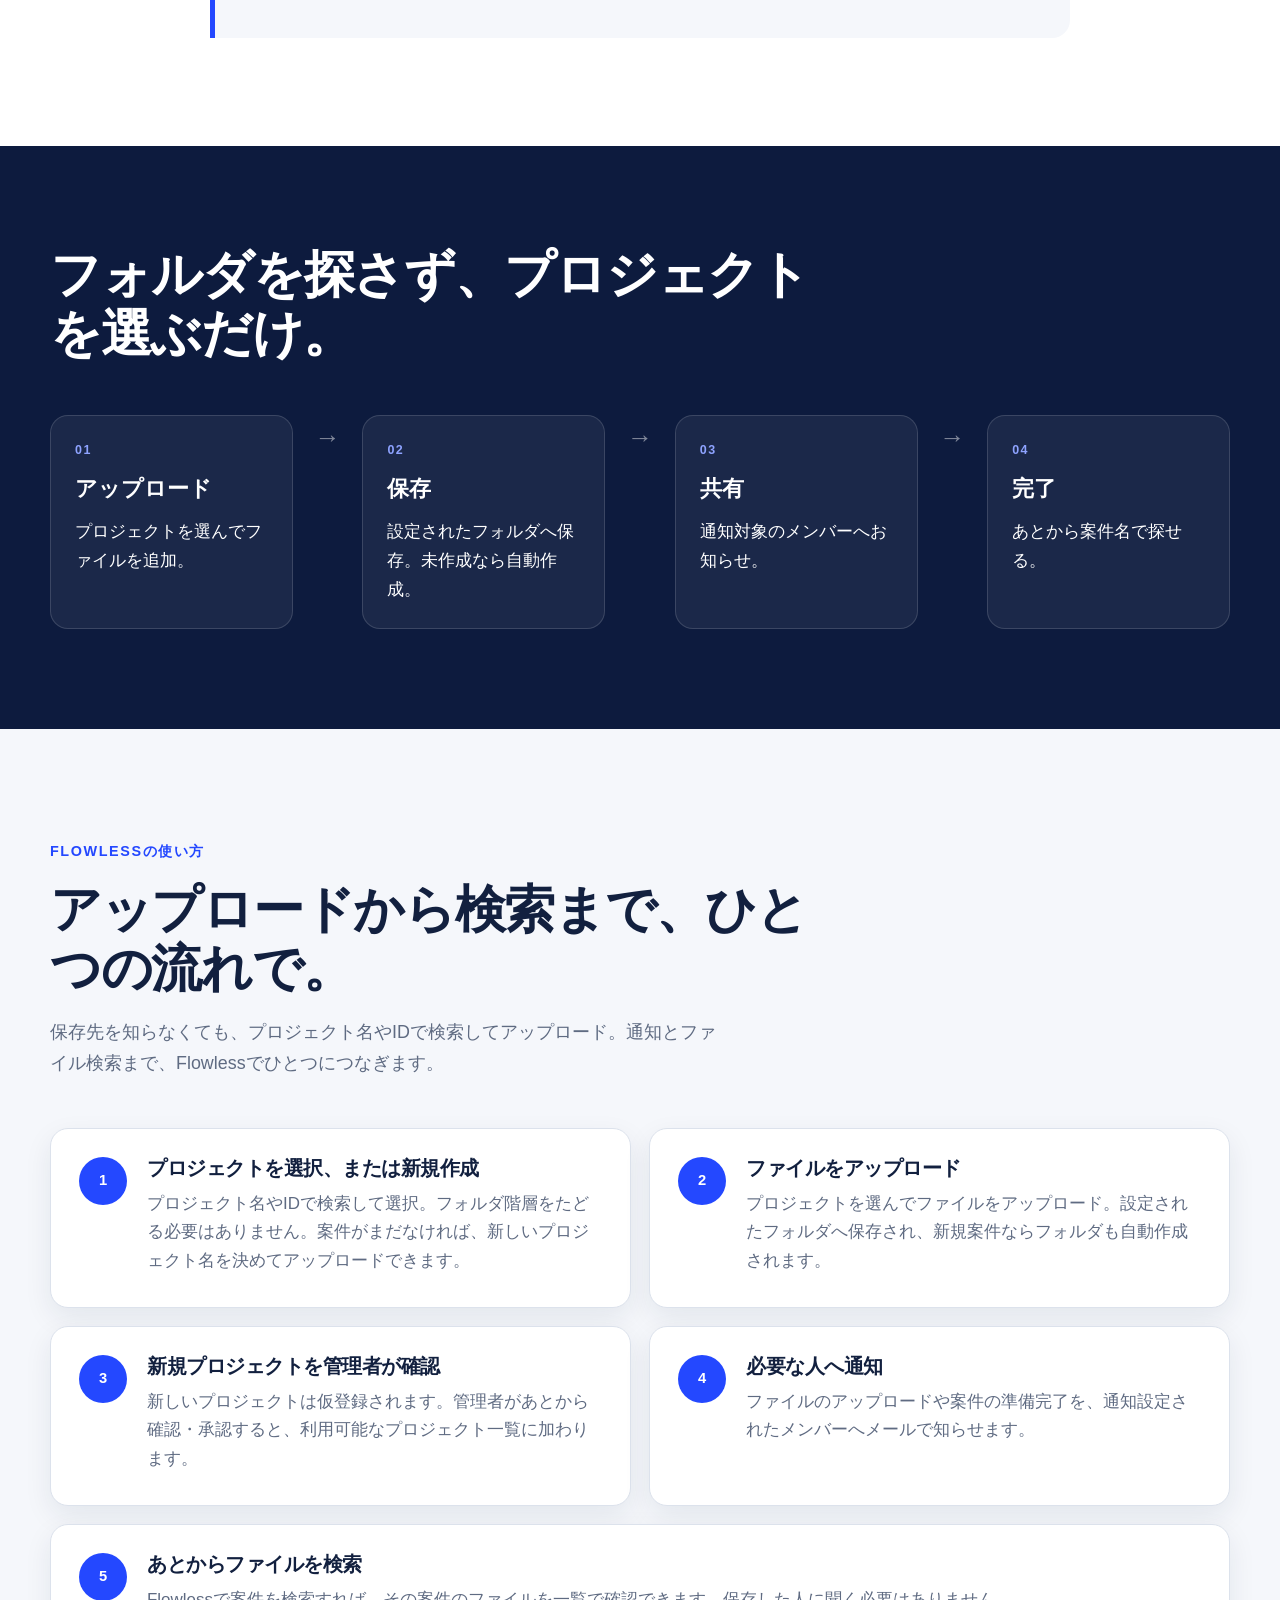
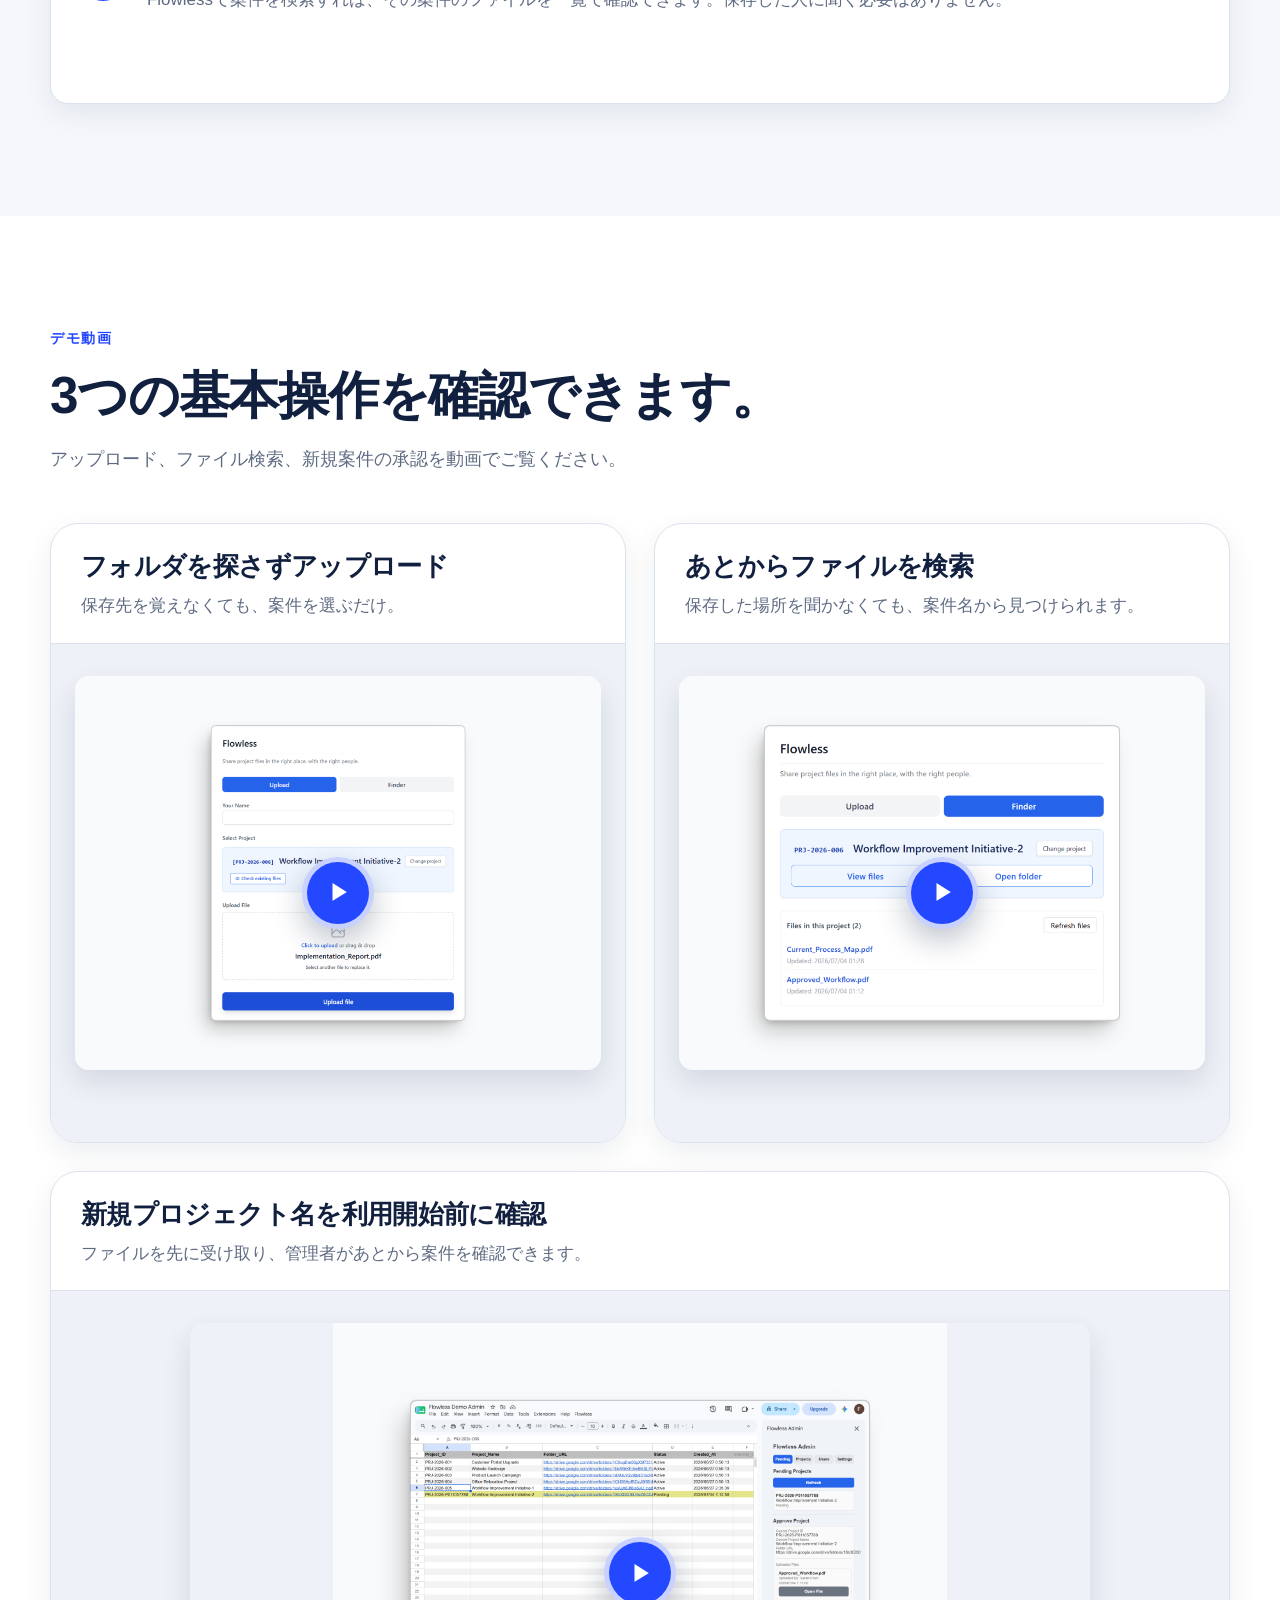
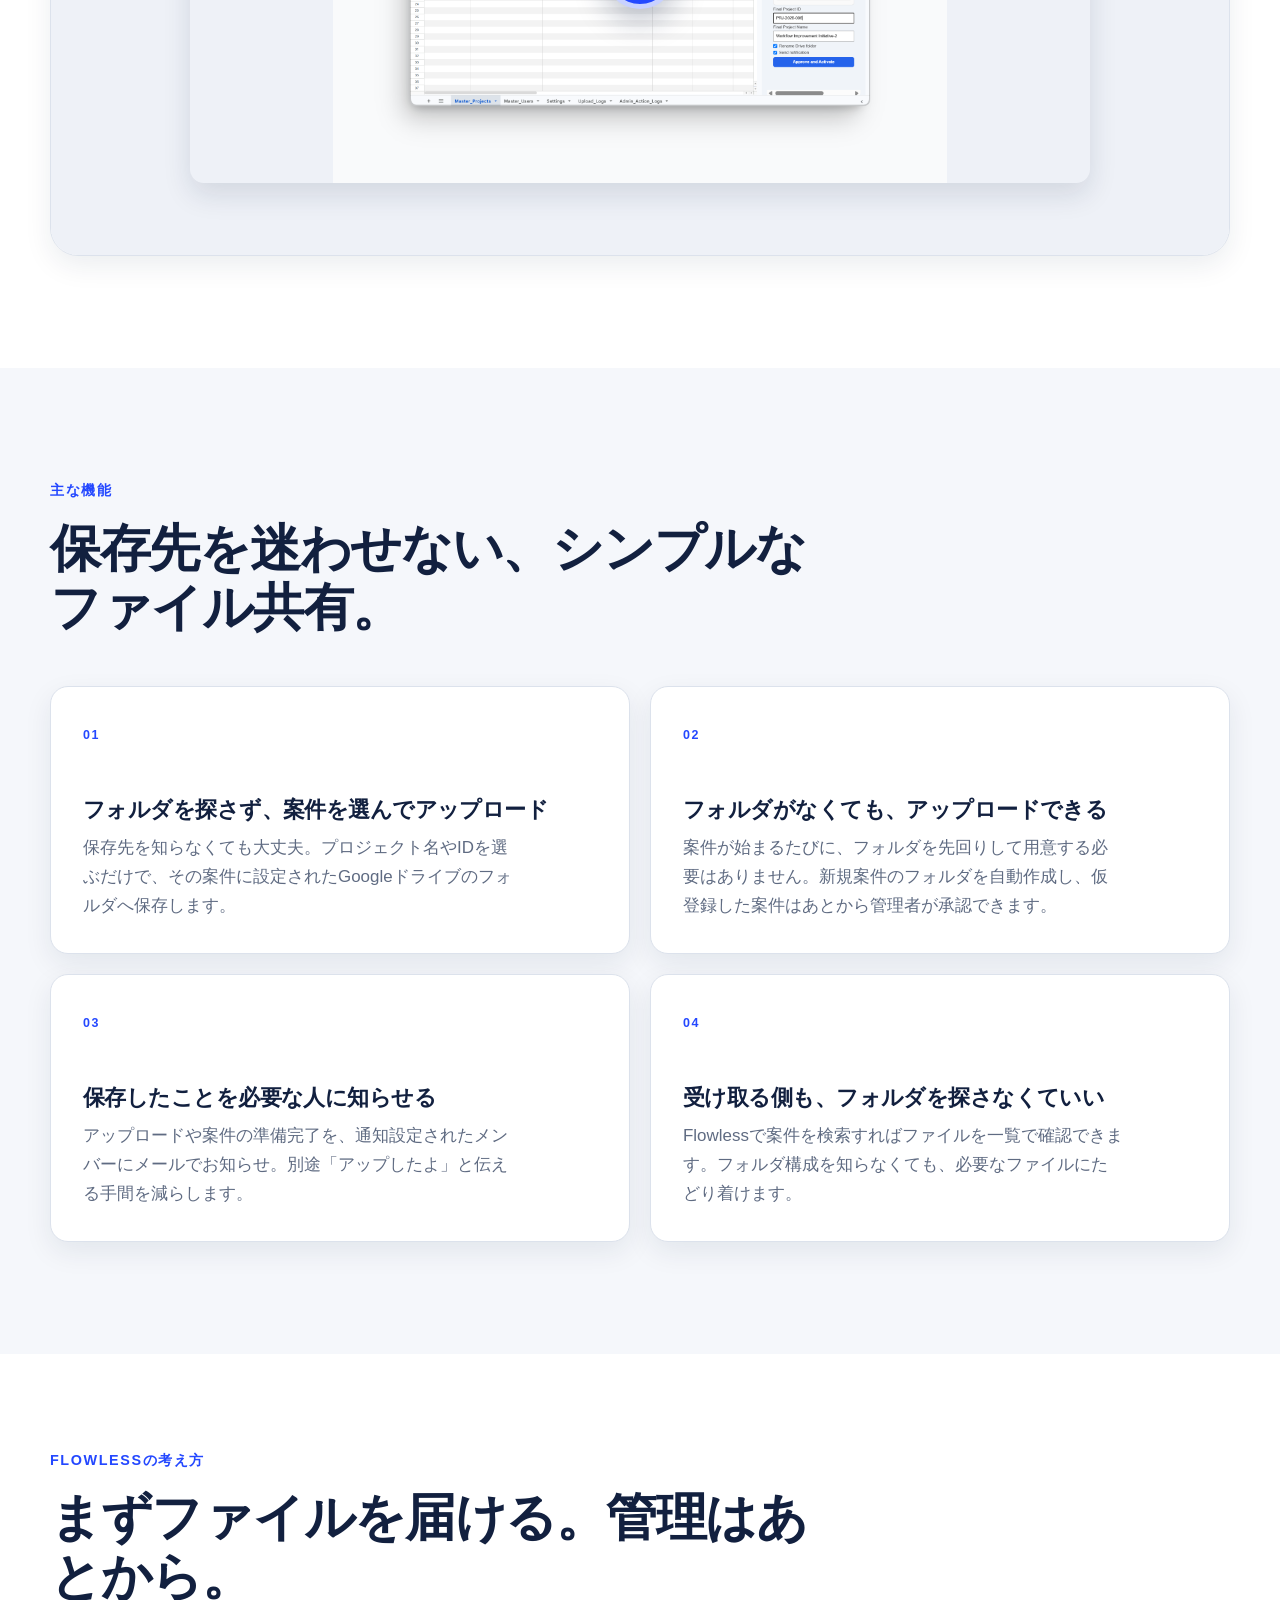
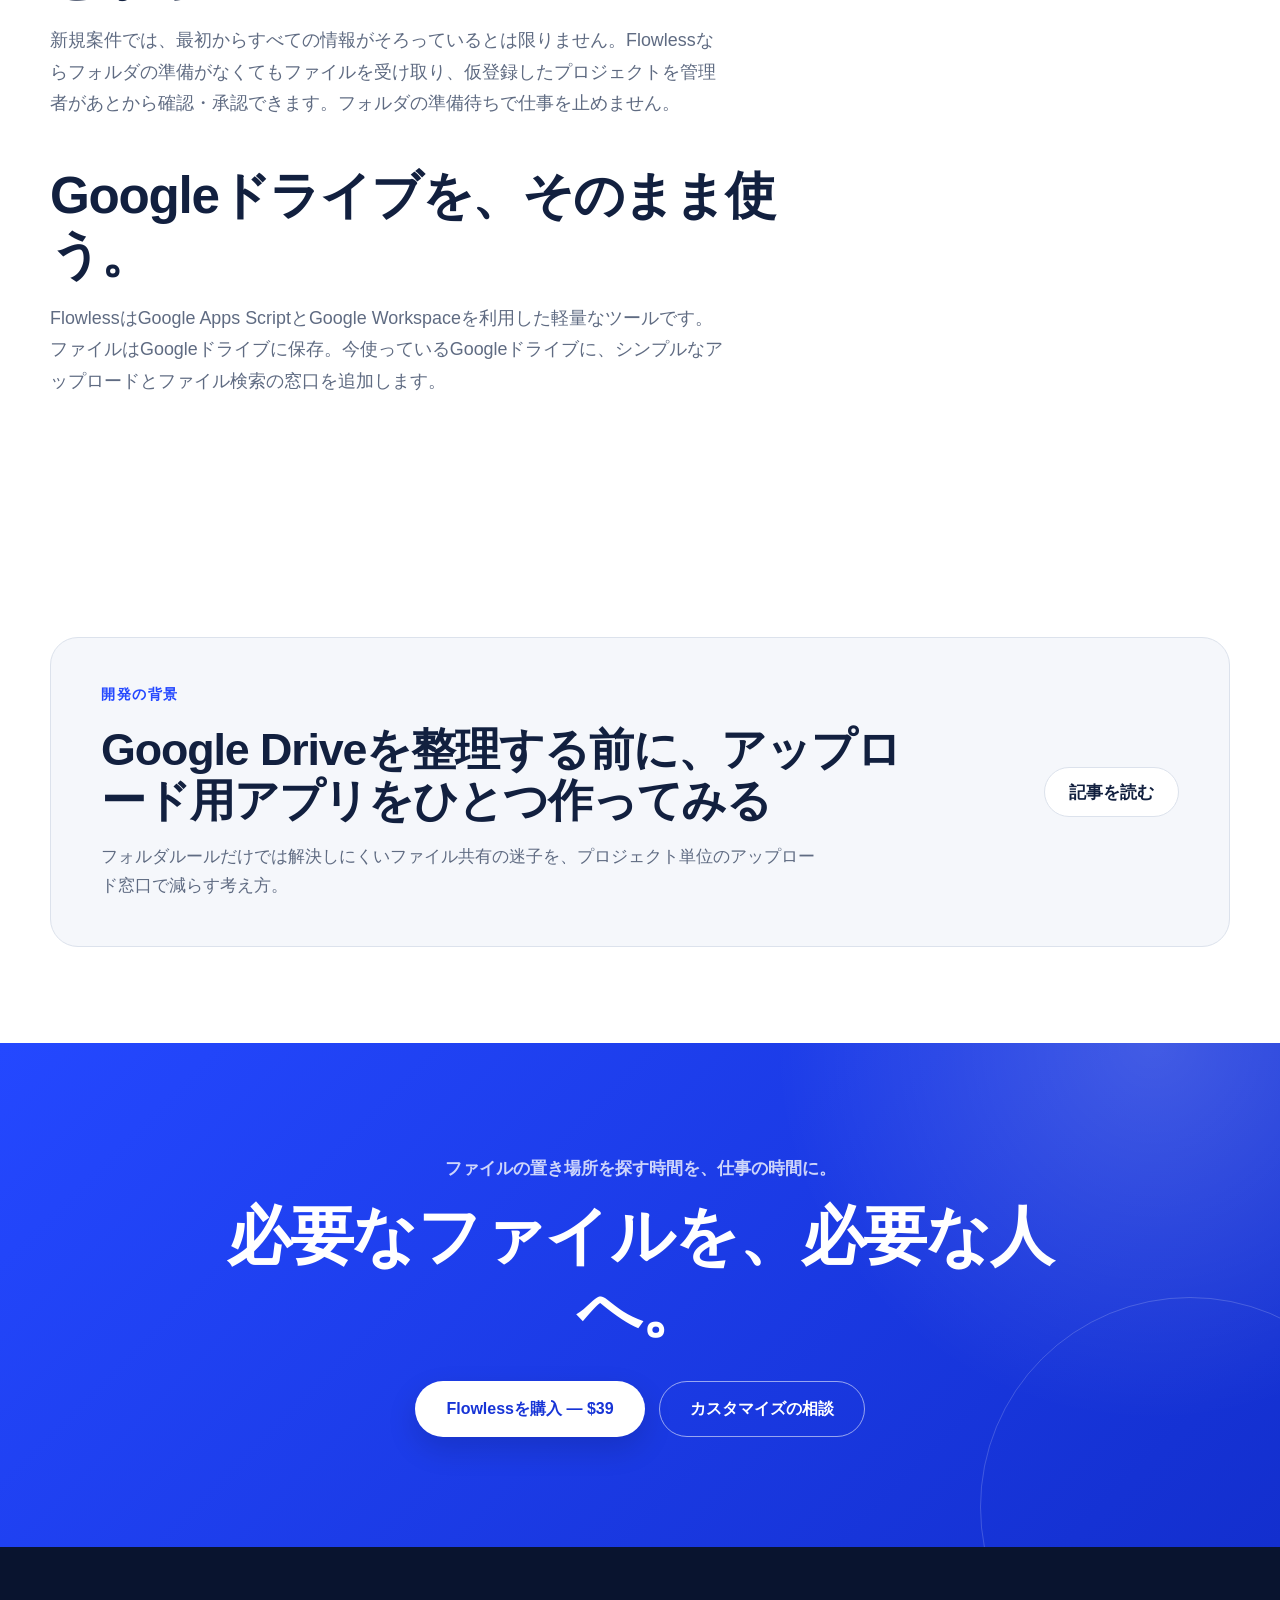
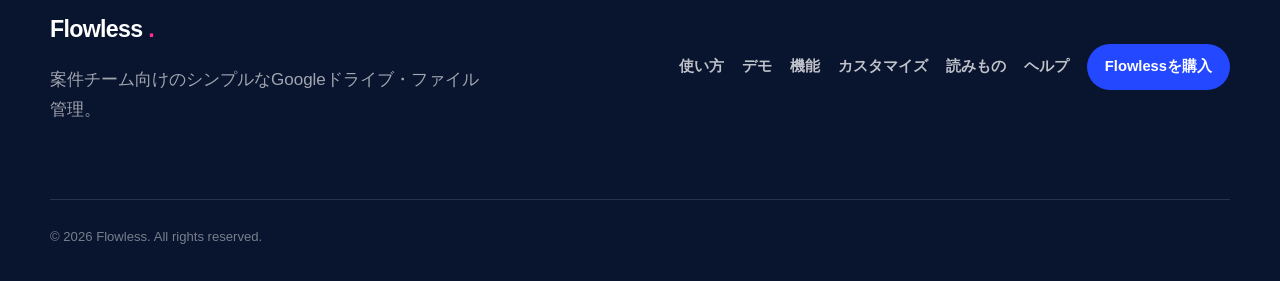
<file: ja.html>
<!DOCTYPE html>
<html lang="ja">
<head>
<!-- Google tag (gtag.js) -->
<script async src="https://www.googletagmanager.com/gtag/js?id=G-98HXLH1WJT"></script>
<script>
  window.dataLayer = window.dataLayer || [];
  function gtag(){dataLayer.push(arguments);}
  gtag('js', new Date());

  gtag('config', 'G-98HXLH1WJT');
</script>

  <meta charset="UTF-8">
  <meta
    name="viewport"
    content="width=device-width, initial-scale=1.0"
  >
  <meta
    name="description"
    content="Flowlessは、案件を選んでファイルをアップロードするだけで、設定されたGoogleドライブのフォルダへ保存し、未作成なら自動作成。通知と案件別のファイル検索をまとめるツールです。"
  >
  <meta property="og:title"
      content="Flowless | Googleドライブのファイル管理・プロジェクト別アップロード">

<meta property="og:description"
      content="保存先を迷わせない。案件を選んでアップロードするだけ。フォルダ未作成でも自動作成し、通知も検索もFlowlessから。">

<meta property="og:type" content="website">

<meta property="og:url"
      content="https://dq-9.github.io/flowless-site/ja.html">

<meta property="og:image"
      content="https://dq-9.github.io/flowless-site/images/og-image.png">

<meta name="twitter:card" content="summary_large_image">

<meta name="twitter:title"
      content="Flowless | Googleドライブのファイル管理・プロジェクト別アップロード">

<meta name="twitter:description"
      content="保存先を迷わせない。案件を選んでアップロードするだけ。フォルダ未作成でも自動作成し、通知も検索もFlowlessから。">

<meta name="twitter:image"
      content="https://dq-9.github.io/flowless-site/images/og-image.png">
      

  <title>Flowless | Googleドライブのファイル管理・プロジェクト別アップロード</title>
  <link rel="canonical" href="https://dq-9.github.io/flowless-site/ja.html">
  <link rel="alternate" hreflang="en" href="https://dq-9.github.io/flowless-site/">
  <link rel="alternate" hreflang="ja" href="https://dq-9.github.io/flowless-site/ja.html">
  <link rel="alternate" hreflang="x-default" href="https://dq-9.github.io/flowless-site/">
  <link rel="stylesheet" href="css/style.css">
  <link rel="icon" type="image/png" sizes="32x32" href="images/favicon-32.png">
  <link rel="icon" type="image/png" sizes="16x16" href="images/favicon-16.png">
  <link rel="apple-touch-icon" sizes="180x180" href="images/apple-touch-icon.png">
</head>

<body class="home-page">

  <!-- Header -->
  <header class="site-header mobile-nav-ready">
    <div class="container header-inner">

      <a class="site-logo" href="#top" aria-label="Flowless ホーム">
        Flowless
      </a>

      <input class="nav-toggle" type="checkbox" id="nav-toggle">
      <label class="menu-toggle" for="nav-toggle">
        <span class="menu-toggle-icon" aria-hidden="true"></span>
        <span>メニュー</span>
      </label>

      <nav class="site-nav" aria-label="メインナビゲーション">
        <a href="#how-it-works">使い方</a>
        <a href="./demo/ja.html">デモ</a>
        <a href="#features">機能</a>
        <a href="./customization/ja.html">カスタマイズ</a>
        <a href="./insights/one-place-to-upload/ja.html">読みもの</a>
        <a href="./help/">ヘルプ</a>
        <a class="nav-language" href="./" lang="en">English</a>
        <a class="nav-cta" 
           href="https://flowlessapp.gumroad.com/l/flowless-v1"
           target="_blank"
           rel="noopener noreferrer">
          Flowlessを購入
        </a>
      </nav>

    </div>
  </header>


  <main id="top">

    <!-- Hero -->
    <section class="hero">
      <div class="container hero-inner">

        <p class="eyebrow">
          Googleドライブを使うチームのファイル管理
        </p>

        <h1>
          ファイルの保存先を<br>
          覚えなくていい。
          <span>アップロードから検索まで、ひとつの流れで。</span>
        </h1>

        <p class="hero-description">
          ファイルを保存するたびに、Googleドライブのフォルダを探していませんか？ Flowlessなら、案件を選んでアップロードするだけ。設定されたフォルダに保存し、必要なメンバーへの通知もまとめて行えます。受け取る側も案件名からファイルを探せます。
        </p>

        <div class="hero-actions">
          <a
            class="button button-primary"
            href="https://flowlessapp.gumroad.com/l/flowless-v1"
            target="_blank"
            rel="noopener noreferrer"
          >
            Flowlessを購入 — $39
          </a>
          <a class="button button-secondary" href="#demo">
            動画で見る
          </a>
        </div>

      </div>
    </section>


    <!-- Problem -->
    <section class="problem-section">
      <div class="container narrow-container">

        <p class="section-label">
          「ファイル、どこに入れた？」
        </p>

        <div class="simple-workflow" aria-label="基本的なファイル共有の流れ">
          <span>ファイルを保存する。</span>
          <span>必要な人に共有する。</span>
          <span>必要な人がアクセスする。</span>
        </div>

        <p class="problem-intro">
          それだけのはずなのに。
        </p>

        <div class="problem-content">

          <p>実際の現場では：</p>

          <div class="problem-quotes">
            <blockquote>「ここに入れてって言ったのに！」</blockquote>
            <blockquote>「フォルダ、まだ作ってなかった」</blockquote>
            <blockquote>「前の担当者しか保存場所を知らない」</blockquote>
            <blockquote>「アップロードしたって聞いてない」</blockquote>
            <blockquote>「どれが最新版？」</blockquote>
          </div>
          <p>必要なのは、フォルダのルールを増やすことではなく、保存先を迷わせない仕組みです。</p>

        </div>

      </div>
    </section>


    <!-- Flow -->
    <section class="workflow-section">
      <div class="container">

        <h2>
          フォルダを探さず、プロジェクトを選ぶだけ。
        </h2>

        <div class="workflow">

          <div class="workflow-step">
            <span class="workflow-number">01</span>
            <strong>アップロード</strong>
            <p>
              プロジェクトを選んでファイルを追加。
            </p>
          </div>

          <span class="workflow-arrow" aria-hidden="true">→</span>

          <div class="workflow-step">
            <span class="workflow-number">02</span>
            <strong>保存</strong>
            <p>
              設定されたフォルダへ保存。未作成なら自動作成。
            </p>
          </div>

          <span class="workflow-arrow" aria-hidden="true">→</span>

          <div class="workflow-step">
            <span class="workflow-number">03</span>
            <strong>共有</strong>
            <p>
              通知対象のメンバーへお知らせ。
            </p>
          </div>

          <span class="workflow-arrow" aria-hidden="true">→</span>

          <div class="workflow-step">
            <span class="workflow-number">04</span>
            <strong>完了</strong>
            <p>
              あとから案件名で探せる。
            </p>
          </div>

        </div>

      </div>
    </section>


    <!-- How it works -->
    <section
      id="how-it-works"
      class="how-it-works-section"
    >
      <div class="container">

        <div class="section-heading">
          <p class="section-label">Flowlessの使い方</p>

          <h2>
            アップロードから検索まで、ひとつの流れで。
          </h2>

          <p>
            保存先を知らなくても、プロジェクト名やIDで検索してアップロード。通知とファイル検索まで、Flowlessでひとつにつなぎます。
          </p>
        </div>

        <ol class="steps-list">

          <li class="step-card">
            <span class="step-number">1</span>

            <div>
              <h3>プロジェクトを選択、または新規作成</h3>
              <p>
                プロジェクト名やIDで検索して選択。フォルダ階層をたどる必要はありません。案件がまだなければ、新しいプロジェクト名を決めてアップロードできます。
              </p>
            </div>
          </li>

          <li class="step-card">
            <span class="step-number">2</span>

            <div>
              <h3>ファイルをアップロード</h3>
              <p>
                プロジェクトを選んでファイルをアップロード。設定されたフォルダへ保存され、新規案件ならフォルダも自動作成されます。
              </p>
            </div>
          </li>

          <li class="step-card">
            <span class="step-number">3</span>

            <div>
              <h3>新規プロジェクトを管理者が確認</h3>
              <p>
                新しいプロジェクトは仮登録されます。管理者があとから確認・承認すると、利用可能なプロジェクト一覧に加わります。
              </p>
            </div>
          </li>

          <li class="step-card">
            <span class="step-number">4</span>

            <div>
              <h3>必要な人へ通知</h3>
              <p>
                ファイルのアップロードや案件の準備完了を、通知設定されたメンバーへメールで知らせます。
              </p>
            </div>
          </li>

          <li class="step-card">
            <span class="step-number">5</span>

            <div>
              <h3>あとからファイルを検索</h3>
              <p>
                Flowlessで案件を検索すれば、その案件のファイルを一覧で確認できます。保存した人に聞く必要はありません。
              </p>
            </div>
          </li>

        </ol>

      </div>
    </section>


    <!-- Product demos -->
    <section id="demo" class="demo-section">
      <div class="container">

        <div class="section-heading">
          <p class="section-label">デモ動画</p>

          <h2>
            3つの基本操作を確認できます。
          </h2>

          <p>
            アップロード、ファイル検索、新規案件の承認を動画でご覧ください。
          </p>
        </div>


        <div class="demo-grid">

          <article class="demo-card">
            <div class="demo-card-copy">
              <h3>フォルダを探さずアップロード</h3>
              <p>保存先を覚えなくても、案件を選ぶだけ。</p>
            </div>

            <a
              class="demo-thumbnail"
              href="https://drive.google.com/file/d/1h36Tr_a_MIKoic666qZYYaUm4fPxc5A5/view?usp=drive_link"
              target="_blank"
              rel="noopener noreferrer"
              aria-label="Flowlessのアップロードデモを見る"
            >
              <img
                src="images/flowless-upload.png"
                alt="Flowlessのプロジェクトファイルアップロード画面"
                loading="lazy"
              >
              <span class="play-button" aria-hidden="true"><span>▶</span></span>
            </a>
          </article>

          <article class="demo-card">
            <div class="demo-card-copy">
              <h3>あとからファイルを検索</h3>
              <p>保存した場所を聞かなくても、案件名から見つけられます。</p>
            </div>

            <a
              class="demo-thumbnail"
              href="https://drive.google.com/file/d/1IzUJRMQeOkyiGEhCN-h9bq1OYZ8PybNT/view?usp=drive_link"
              target="_blank"
              rel="noopener noreferrer"
              aria-label="Flowlessのファイル検索デモを見る"
            >
              <img
                src="images/flowless-finder.png"
                alt="Flowlessのプロジェクトファイル検索画面"
                loading="lazy"
              >
              <span class="play-button" aria-hidden="true"><span>▶</span></span>
             </a>
          </article>

          <article class="demo-card demo-card-wide">
            <div class="demo-card-copy">
              <h3>新規プロジェクト名を利用開始前に確認</h3>
              <p>ファイルを先に受け取り、管理者があとから案件を確認できます。</p>
            </div>

            <a
              class="demo-thumbnail"
              href="https://drive.google.com/file/d/1srXjGBlqrTqts5SlvTNZiwU98kVsTxtk/view?usp=drive_link"
              target="_blank"
              rel="noopener noreferrer"
              aria-label="Flowlessの新規プロジェクト承認デモを見る"
            >
              <img
                src="images/flowless-admin-approve.png"
                alt="Flowlessの管理者向け案件承認画面"
                loading="lazy"
              >
              <span class="play-button" aria-hidden="true"><span>▶</span></span>
            </a>
          </article>

        </div>

      </div>
    </section>


    <!-- Features -->
    <section id="features" class="features-section">
      <div class="container">

        <div class="section-heading">
          <p class="section-label">主な機能</p>

          <h2>
            保存先を迷わせない、シンプルなファイル共有。
          </h2>
        </div>

        <div class="features-grid">

          <article class="feature-card">
            <span class="feature-number">01</span>

            <h3>フォルダを探さず、案件を選んでアップロード</h3>

            <p>
              保存先を知らなくても大丈夫。プロジェクト名やIDを選ぶだけで、その案件に設定されたGoogleドライブのフォルダへ保存します。
            </p>
          </article>

          <article class="feature-card">
            <span class="feature-number">02</span>

            <h3>フォルダがなくても、アップロードできる</h3>

            <p>
              案件が始まるたびに、フォルダを先回りして用意する必要はありません。新規案件のフォルダを自動作成し、仮登録した案件はあとから管理者が承認できます。
            </p>
          </article>

          <article class="feature-card">
            <span class="feature-number">03</span>

            <h3>保存したことを必要な人に知らせる</h3>

            <p>
              アップロードや案件の準備完了を、通知設定されたメンバーにメールでお知らせ。別途「アップしたよ」と伝える手間を減らします。
            </p>
          </article>

          <article class="feature-card">
            <span class="feature-number">04</span>

            <h3>受け取る側も、フォルダを探さなくていい</h3>

            <p>
              Flowlessで案件を検索すればファイルを一覧で確認できます。フォルダ構成を知らなくても、必要なファイルにたどり着けます。
            </p>
          </article>

        </div>

      </div>
    </section>


    <!-- Approach -->
    <section class="insight-section" aria-label="Flowlessの考え方">
      <div class="container">
        <div class="section-heading">
          <p class="section-label">Flowlessの考え方</p>
          <h2>まずファイルを届ける。管理はあとから。</h2>
          <p>新規案件では、最初からすべての情報がそろっているとは限りません。Flowlessならフォルダの準備がなくてもファイルを受け取り、仮登録したプロジェクトを管理者があとから確認・承認できます。フォルダの準備待ちで仕事を止めません。</p>
        </div>
        <div class="section-heading">
          <h2>Googleドライブを、そのまま使う。</h2>
          <p>FlowlessはGoogle Apps ScriptとGoogle Workspaceを利用した軽量なツールです。ファイルはGoogleドライブに保存。今使っているGoogleドライブに、シンプルなアップロードとファイル検索の窓口を追加します。</p>
        </div>
      </div>
    </section>


    <!-- Featured insight -->
    <section class="insight-section">
      <div class="container insight-card">
        <div>
          <p class="section-label">開発の背景</p>
          <h2>Google Driveを整理する前に、アップロード用アプリをひとつ作ってみる</h2>
          <p>
            フォルダルールだけでは解決しにくいファイル共有の迷子を、プロジェクト単位のアップロード窓口で減らす考え方。
          </p>
        </div>

        <a class="button button-secondary" href="./insights/one-place-to-upload/ja.html">
          記事を読む
        </a>
      </div>
    </section>


    <!-- CTA -->
    <section id="request-demo" class="cta-section">
      <div class="container cta-inner">

        <p>
          ファイルの置き場所を探す時間を、仕事の時間に。
        </p>

        <h2>
          必要なファイルを、必要な人へ。
        </h2>

      <div class="cta-actions">
        <a
          class="button button-light"
          href="https://flowlessapp.gumroad.com/l/flowless-v1"
          target="_blank"
          rel="noopener noreferrer"
        >
          Flowlessを購入 — $39
        </a>
        <a class="button button-outline-light" href="./customization/ja.html">
          カスタマイズの相談
        </a>
      </div>

      </div>
    </section>

  </main>


  <!-- Footer -->
  <footer class="site-footer">
    <div class="container footer-inner">

      <div>
        <a class="footer-logo" href="#top">
          Flowless
        </a>

        <p>
          案件チーム向けのシンプルなGoogleドライブ・ファイル管理。
        </p>
      </div>

      <div class="footer-links" aria-label="フッターナビゲーション">
        <a href="#how-it-works">使い方</a>
        <a href="./demo/ja.html">デモ</a>
        <a href="#features">機能</a>
        <a href="./customization/ja.html">カスタマイズ</a>
        <a href="./insights/one-place-to-upload/ja.html">読みもの</a>
        <a href="./help/">ヘルプ</a>
        <a class="nav-cta" 
           href="https://flowlessapp.gumroad.com/l/flowless-v1"
           target="_blank"
           rel="noopener noreferrer">
          Flowlessを購入
        </a>
      </div>

      <p class="copyright">
        &copy; <span id="current-year"></span> Flowless.
        All rights reserved.
      </p>

    </div>
  </footer>


  <script>
    document.getElementById('current-year').textContent =
      new Date().getFullYear();
  </script>

</body>
</html>
</file>
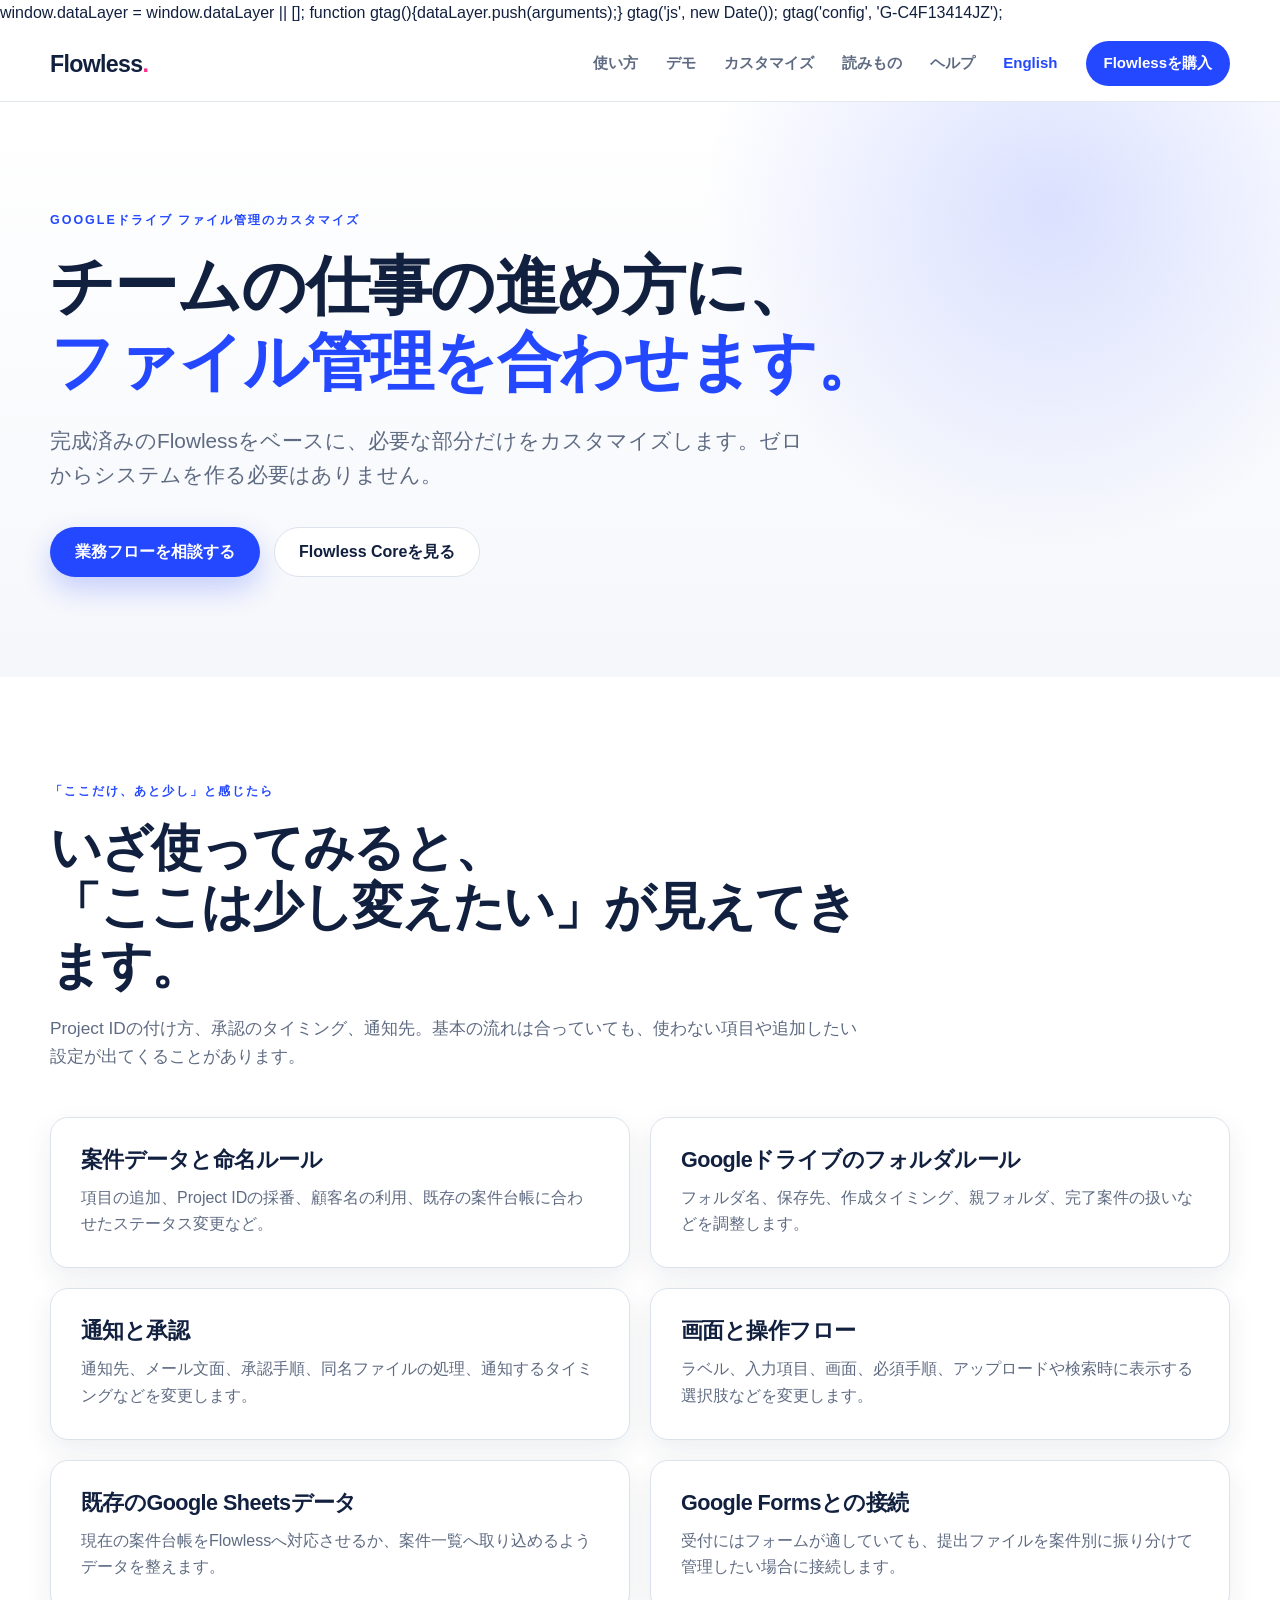
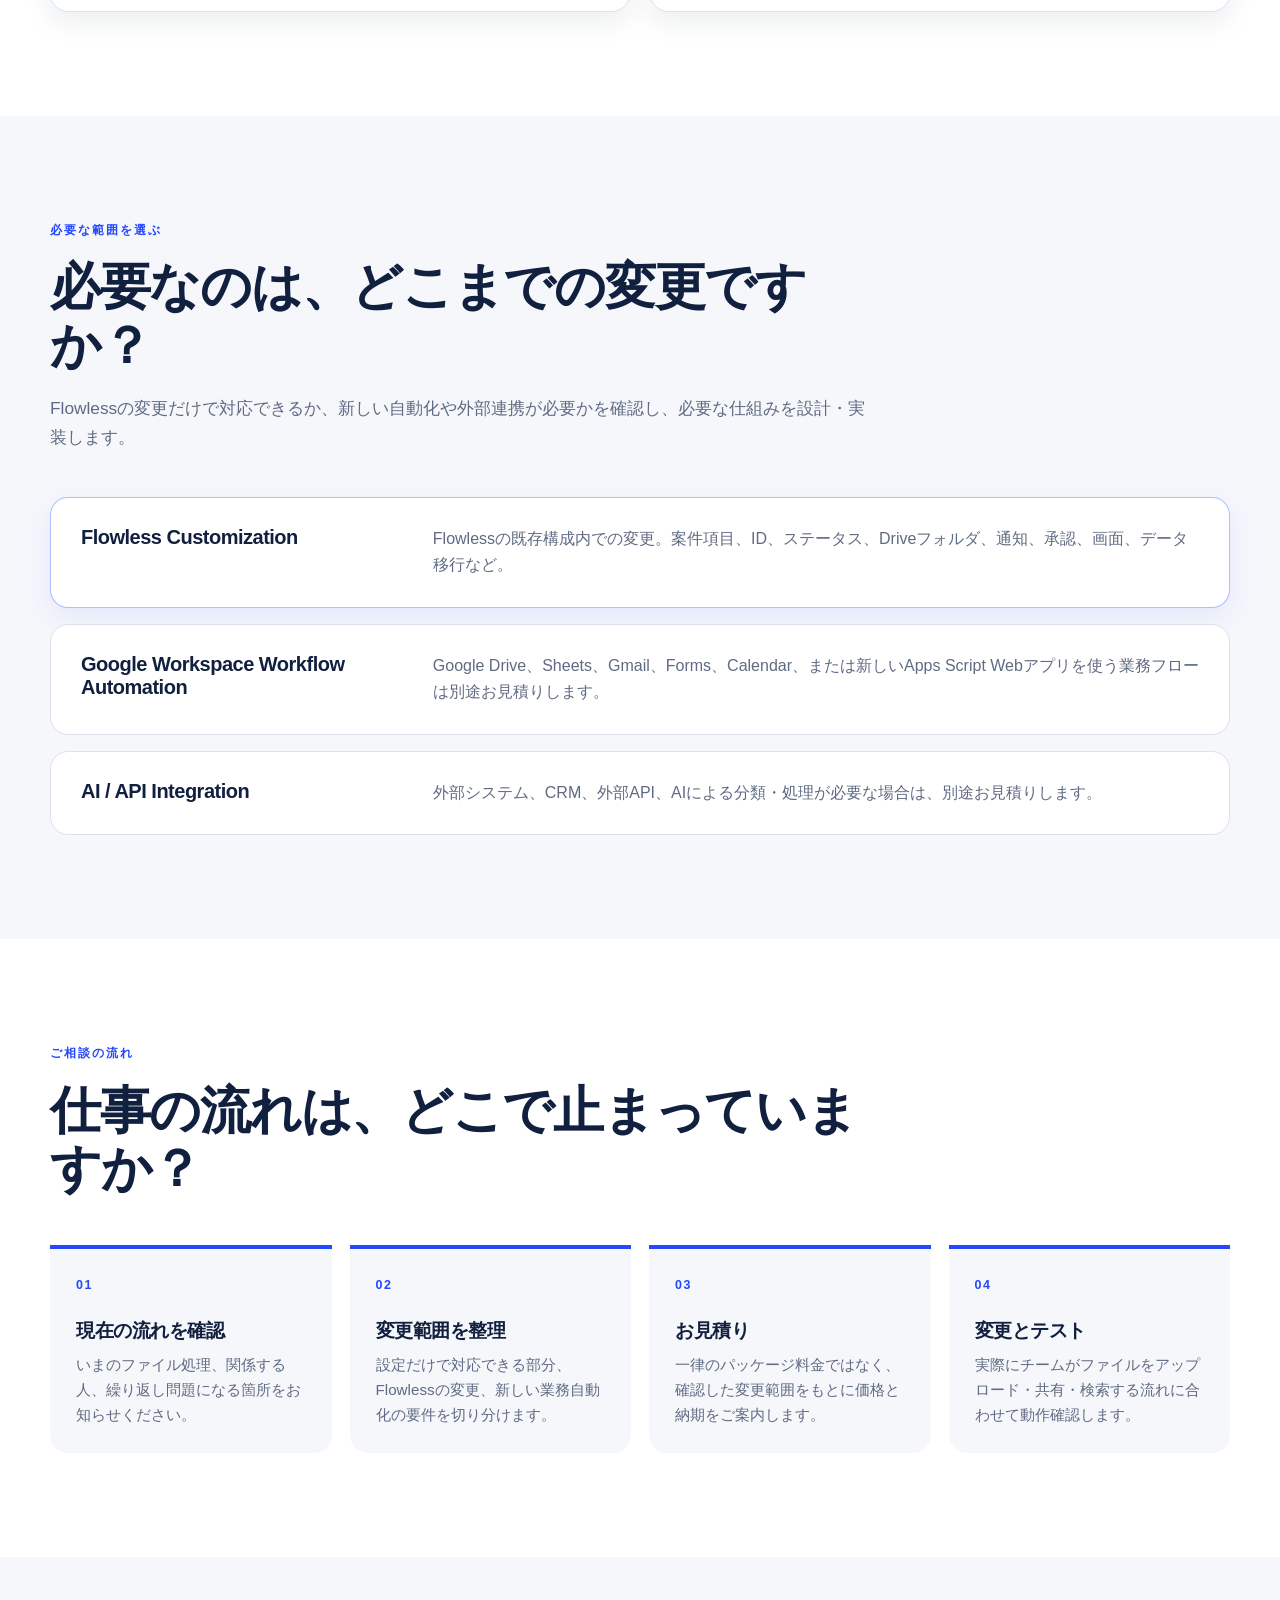
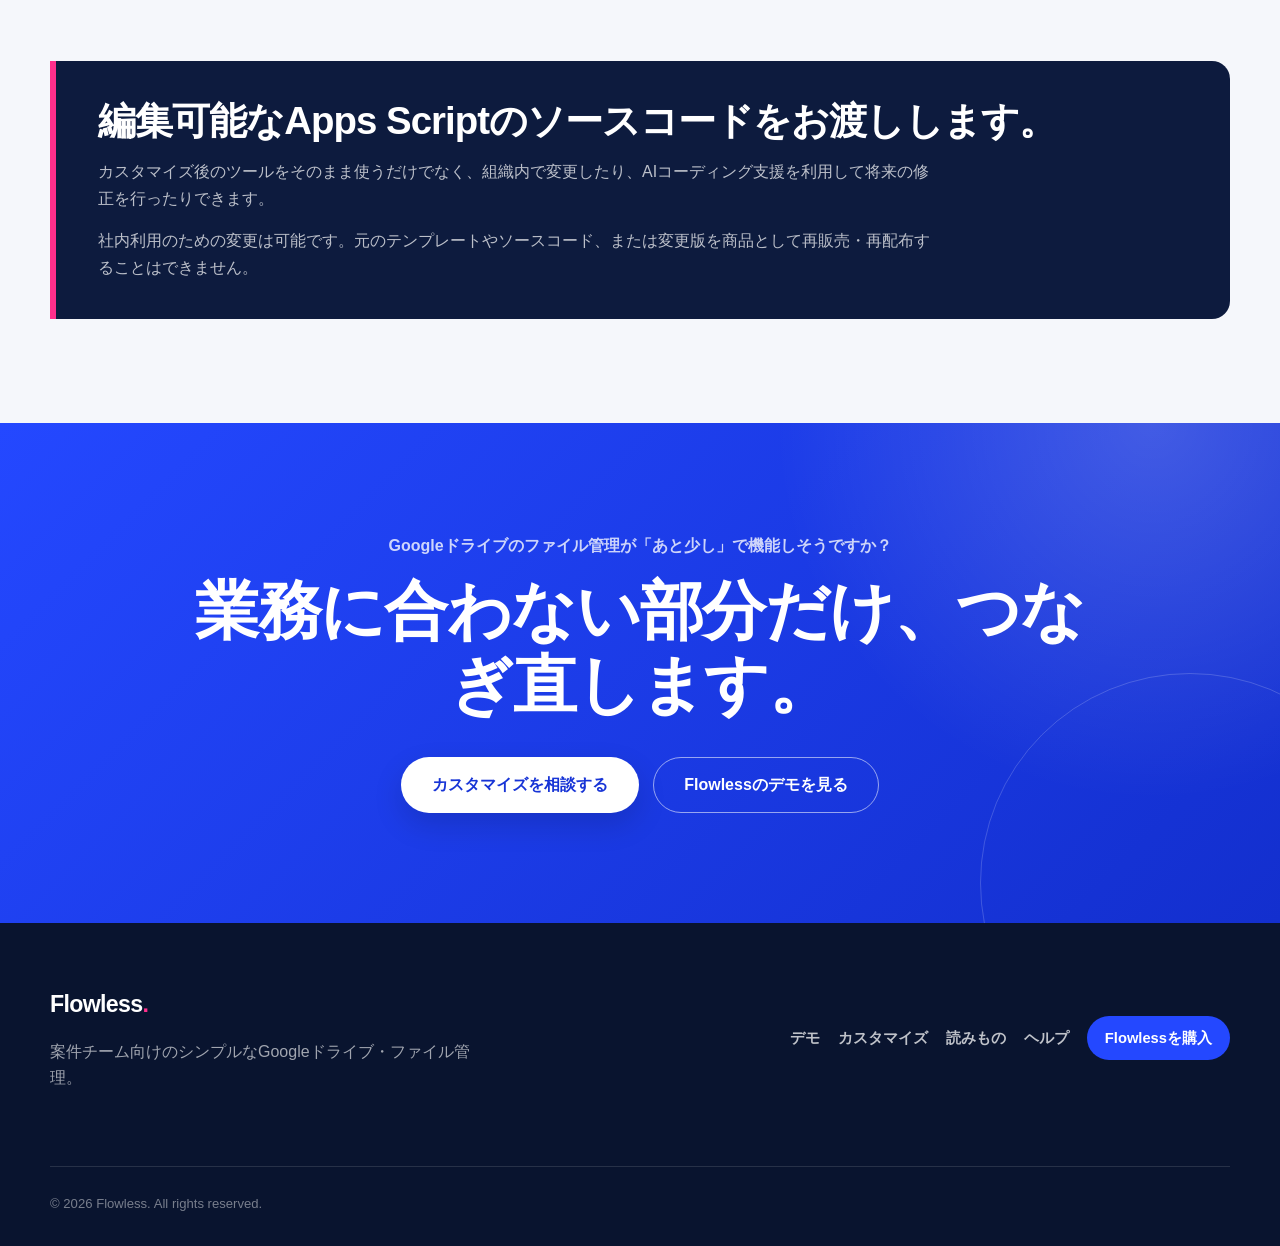
<file: customization/ja.html>
<!DOCTYPE html>
<html lang="ja">
<head>
<!-- Google tag (gtag.js) -->
<script async src="https://www.googletagmanager.com/gtag/js?id=G-98HXLH1WJT"></script>
<script>
  window.dataLayer = window.dataLayer || [];
  function gtag(){dataLayer.push(arguments);}
  gtag('js', new Date());

  gtag('config', 'G-98HXLH1WJT');
</script>
  window.dataLayer = window.dataLayer || [];
  function gtag(){dataLayer.push(arguments);}
  gtag('js', new Date());

  gtag('config', 'G-C4F13414JZ');
</script>
  <meta charset="UTF-8">
  <meta name="viewport" content="width=device-width, initial-scale=1.0">
  <meta name="description" content="Flowlessを既存の案件ID、フォルダ構成、承認手順、通知ルールに合わせて変更。Googleドライブのファイル管理を、実際の業務フローに適合させます。">
  <meta property="og:title" content="Flowlessカスタマイズ | Googleドライブのファイル管理を業務に合わせる">
  <meta property="og:description" content="完成済みのファイル管理ツールを土台に、必要な部分だけを業務ルールに合わせて変更します。">
  <meta property="og:type" content="website">
  <meta property="og:url" content="https://dq-9.github.io/flowless-site/customization/ja.html">
  <meta property="og:image" content="https://dq-9.github.io/flowless-site/images/og-image.png">
  <meta name="twitter:card" content="summary_large_image">
  <meta name="twitter:title" content="Flowlessカスタマイズ | Googleドライブのファイル管理を業務に合わせる">
  <meta name="twitter:description" content="案件データ、フォルダルール、通知、承認手順に合わせてFlowlessを変更します。">
  <meta name="twitter:image" content="https://dq-9.github.io/flowless-site/images/og-image.png">
  <link rel="canonical" href="https://dq-9.github.io/flowless-site/customization/ja.html">
  <link rel="alternate" hreflang="en" href="https://dq-9.github.io/flowless-site/customization/">
  <link rel="alternate" hreflang="ja" href="https://dq-9.github.io/flowless-site/customization/ja.html">
  <link rel="alternate" hreflang="x-default" href="https://dq-9.github.io/flowless-site/customization/">
  <link rel="stylesheet" href="../css/style.css">
  <link rel="icon" type="image/png" sizes="32x32" href="../images/favicon-32.png">
  <link rel="icon" type="image/png" sizes="16x16" href="../images/favicon-16.png">
  <link rel="apple-touch-icon" sizes="180x180" href="images/apple-touch-icon.png">
  <title>Flowlessカスタマイズ | Googleドライブのファイル管理を仕事の流れに合わせる</title>
</head>
<body>
  <header class="site-header mobile-nav-ready">
    <div class="container header-inner">
      <a class="site-logo" href="../ja.html" aria-label="Flowless ホーム">Flowless</a>
      <input class="nav-toggle" type="checkbox" id="nav-toggle">
      <label class="menu-toggle" for="nav-toggle">
        <span class="menu-toggle-icon" aria-hidden="true"></span>
        <span>メニュー</span>
      </label>
      <nav class="site-nav" aria-label="メインナビゲーション">
        <a href="../ja.html#how-it-works">使い方</a>
        <a href="../demo/">デモ</a>
        <a href="ja.html" aria-current="page">カスタマイズ</a>
        <a href="../insights/one-place-to-upload/ja.html">読みもの</a>
        <a href="../help/">ヘルプ</a>
        <a class="nav-language" href="./" lang="en">English</a>
        <a class="nav-cta" href="https://flowlessapp.gumroad.com/l/flowless-v1" target="_blank" rel="noopener noreferrer">Flowlessを購入</a>
      </nav>
    </div>
  </header>

  <main>
    <section class="custom-hero">
      <div class="container">
        <p class="eyebrow">Googleドライブ ファイル管理のカスタマイズ</p>
        <h1>チームの仕事の進め方に、<br><span>ファイル管理を合わせます。</span></h1>
        <p class="custom-hero-copy">
          完成済みのFlowlessをベースに、必要な部分だけをカスタマイズします。ゼロからシステムを作る必要はありません。
        </p>
        <div class="hero-actions">
          <a class="button button-primary" href="https://docs.google.com/forms/d/e/1FAIpQLSenA9XQhorL8AsXYXGXHHgdKC8vaj6UW8YOBI3whgvIZ4mY9Q/viewform?usp=publish-editor" target="_blank" rel="noopener noreferrer">業務フローを相談する</a>
          <a class="button button-secondary" href="../ja.html#features">Flowless Coreを見る</a>
        </div>
      </div>
    </section>

    <section class="custom-section">
      <div class="container">
        <div class="custom-intro">
          <p class="section-label">「ここだけ、あと少し」と感じたら</p>
          <h2>いざ使ってみると、<br>「ここは少し変えたい」が見えてきます。</h2>
          <p>
            Project IDの付け方、承認のタイミング、通知先。基本の流れは合っていても、使わない項目や追加したい設定が出てくることがあります。
          </p>
        </div>

        <div class="custom-grid">
          <article class="custom-card">
            <h3>案件データと命名ルール</h3>
            <p>項目の追加、Project IDの採番、顧客名の利用、既存の案件台帳に合わせたステータス変更など。</p>
          </article>
          <article class="custom-card">
            <h3>Googleドライブのフォルダルール</h3>
            <p>フォルダ名、保存先、作成タイミング、親フォルダ、完了案件の扱いなどを調整します。</p>
          </article>
          <article class="custom-card">
            <h3>通知と承認</h3>
            <p>通知先、メール文面、承認手順、同名ファイルの処理、通知するタイミングなどを変更します。</p>
          </article>
          <article class="custom-card">
            <h3>画面と操作フロー</h3>
            <p>ラベル、入力項目、画面、必須手順、アップロードや検索時に表示する選択肢などを変更します。</p>
          </article>
          <article class="custom-card">
            <h3>既存のGoogle Sheetsデータ</h3>
            <p>現在の案件台帳をFlowlessへ対応させるか、案件一覧へ取り込めるようデータを整えます。</p>
          </article>
          <article class="custom-card">
            <h3>Google Formsとの接続</h3>
            <p>受付にはフォームが適していても、提出ファイルを案件別に振り分けて管理したい場合に接続します。</p>
          </article>
        </div>
      </div>
    </section>

    <section class="custom-section custom-section-soft">
      <div class="container">
        <div class="custom-intro">
          <p class="section-label">必要な範囲を選ぶ</p>
          <h2>必要なのは、どこまでの変更ですか？</h2>
          <p>Flowlessの変更だけで対応できるか、新しい自動化や外部連携が必要かを確認し、必要な仕組みを設計・実装します。</p>
        </div>

        <div class="scope-list">
          <article class="scope-item scope-item-primary">
            <h3>Flowless Customization</h3>
            <p>Flowlessの既存構成内での変更。案件項目、ID、ステータス、Driveフォルダ、通知、承認、画面、データ移行など。</p>
          </article>
          <article class="scope-item">
            <h3>Google Workspace Workflow Automation</h3>
            <p>Google Drive、Sheets、Gmail、Forms、Calendar、または新しいApps Script Webアプリを使う業務フローは別途お見積りします。</p>
          </article>
          <article class="scope-item">
            <h3>AI / API Integration</h3>
            <p>外部システム、CRM、外部API、AIによる分類・処理が必要な場合は、別途お見積りします。</p>
          </article>
        </div>
      </div>
    </section>

    <section class="custom-section">
      <div class="container">
        <div class="custom-intro">
          <p class="section-label">ご相談の流れ</p>
          <h2>仕事の流れは、どこで止まっていますか？</h2>
        </div>

        <ol class="process-list">
          <li>
            <span>01</span>
            <h3>現在の流れを確認</h3>
            <p>いまのファイル処理、関係する人、繰り返し問題になる箇所をお知らせください。</p>
          </li>
          <li>
            <span>02</span>
            <h3>変更範囲を整理</h3>
            <p>設定だけで対応できる部分、Flowlessの変更、新しい業務自動化の要件を切り分けます。</p>
          </li>
          <li>
            <span>03</span>
            <h3>お見積り</h3>
            <p>一律のパッケージ料金ではなく、確認した変更範囲をもとに価格と納期をご案内します。</p>
          </li>
          <li>
            <span>04</span>
            <h3>変更とテスト</h3>
            <p>実際にチームがファイルをアップロード・共有・検索する流れに合わせて動作確認します。</p>
          </li>
        </ol>
      </div>
    </section>

    <section class="custom-section custom-section-soft">
      <div class="container">
        <div class="source-note">
          <h2>編集可能なApps Scriptのソースコードをお渡しします。</h2>
          <p>
            カスタマイズ後のツールをそのまま使うだけでなく、組織内で変更したり、AIコーディング支援を利用して将来の修正を行ったりできます。
          </p>
          <p>
            社内利用のための変更は可能です。元のテンプレートやソースコード、または変更版を商品として再販売・再配布することはできません。
          </p>
        </div>
      </div>
    </section>

    <section class="cta-section">
      <div class="container cta-inner">
        <p>Googleドライブのファイル管理が「あと少し」で機能しそうですか？</p>
        <h2>業務に合わない部分だけ、つなぎ直します。</h2>
        <div class="cta-actions">
          <a class="button button-light" href="https://docs.google.com/forms/d/e/1FAIpQLSenA9XQhorL8AsXYXGXHHgdKC8vaj6UW8YOBI3whgvIZ4mY9Q/viewform?usp=publish-editor" target="_blank" rel="noopener noreferrer">カスタマイズを相談する</a>
          <a class="button button-outline-light" href="../demo/">Flowlessのデモを見る</a>
        </div>
      </div>
    </section>
  </main>

  <footer class="site-footer">
    <div class="container footer-inner">
      <div>
        <a class="footer-logo" href="../ja.html">Flowless</a>
        <p>案件チーム向けのシンプルなGoogleドライブ・ファイル管理。</p>
      </div>
      <div class="footer-links" aria-label="フッターナビゲーション">
        <a href="../demo/">デモ</a>
        <a href="ja.html">カスタマイズ</a>
        <a href="../insights/one-place-to-upload/ja.html">読みもの</a>
        <a href="../help/">ヘルプ</a>
        <a class="nav-cta" href="https://flowlessapp.gumroad.com/l/flowless-v1" target="_blank" rel="noopener noreferrer">Flowlessを購入</a>
      </div>
      <p class="copyright">&copy; <span id="current-year"></span> Flowless. All rights reserved.</p>
    </div>
  </footer>

  <script>
    document.getElementById('current-year').textContent = new Date().getFullYear();
  </script>
</body>
</html>
</file>
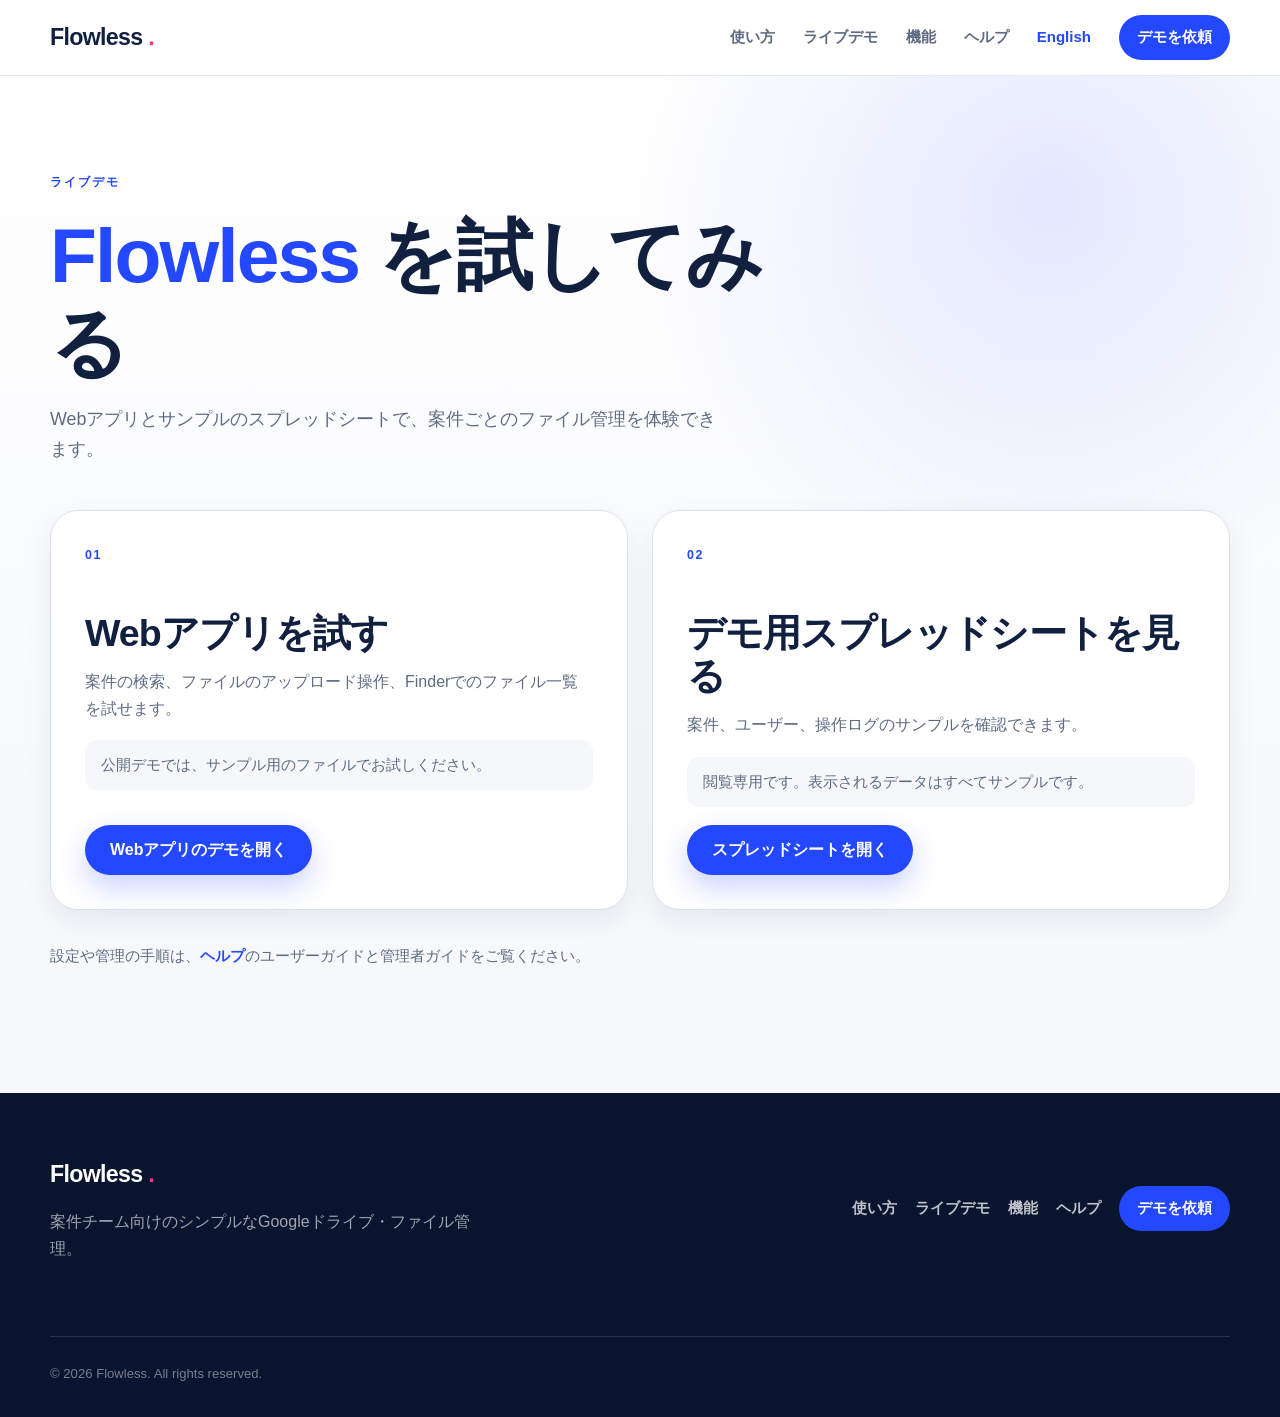
<file: demo/ja.html>
<!DOCTYPE html>
<html lang="ja">
<head>
<!-- Google tag (gtag.js) -->
<script async src="https://www.googletagmanager.com/gtag/js?id=G-98HXLH1WJT"></script>
<script>
  window.dataLayer = window.dataLayer || [];
  function gtag(){dataLayer.push(arguments);}
  gtag('js', new Date());

  gtag('config', 'G-98HXLH1WJT');
</script>
  <meta charset="UTF-8">
  <meta name="viewport" content="width=device-width, initial-scale=1.0">
  <meta name="description" content="FlowlessのWebアプリを試したり、サンプルのスプレッドシートを閲覧したりできます。">

  <title>Flowless | ライブデモ</title>

  <link rel="stylesheet" href="../css/style.css">
  <link rel="icon" type="image/png" sizes="32x32" href="../images/favicon-32.png">
  <link rel="icon" type="image/png" sizes="16x16" href="../images/favicon-16.png">
  <link rel="apple-touch-icon" sizes="180x180" href="../images/apple-touch-icon.png">

  <style>
    .demo-landing {
      min-height: calc(100vh - var(--header-height));
      padding: 96px 0 110px;
      background:
        radial-gradient(circle at 82% 12%, rgba(36, 72, 255, 0.12), transparent 30%),
        linear-gradient(180deg, #ffffff 0%, #f5f7fb 100%);
    }

    .demo-landing-header {
      max-width: 760px;
      margin-bottom: 46px;
    }

    .demo-landing-header h1 {
      margin-bottom: 18px;
      font-size: clamp(2.8rem, 6vw, 5rem);
      font-weight: 850;
    }

    .demo-landing-header h1 span {
      color: var(--color-primary);
    }

    .demo-landing-header > p:last-child {
      max-width: 680px;
      margin-bottom: 0;
      color: var(--color-text-soft);
      font-size: 1.12rem;
    }

    .demo-choice-grid {
      display: grid;
      grid-template-columns: repeat(2, minmax(0, 1fr));
      gap: 24px;
    }

    .demo-choice-card {
      display: flex;
      min-height: 360px;
      flex-direction: column;
      padding: 34px;
      border: 1px solid var(--color-border);
      border-radius: var(--radius-large);
      background: var(--color-white);
      box-shadow: var(--shadow-card);
    }

    .demo-choice-number {
      display: inline-block;
      margin-bottom: 46px;
      color: var(--color-primary);
      font-size: 0.78rem;
      font-weight: 850;
      letter-spacing: 0.13em;
    }

    .demo-choice-card h2 {
      margin-bottom: 14px;
      font-size: clamp(1.7rem, 3vw, 2.35rem);
    }

    .demo-choice-card > p {
      margin-bottom: 18px;
      color: var(--color-text-soft);
    }

    .demo-note {
      margin: 0 0 28px;
      padding: 14px 16px;
      border-radius: 12px;
      background: var(--color-bg-soft);
      color: var(--color-text-soft);
      font-size: 0.92rem;
      line-height: 1.5;
    }

    .demo-choice-card .button {
      align-self: flex-start;
      margin-top: auto;
    }

    .demo-page-note {
      max-width: 760px;
      margin-top: 34px;
      color: var(--color-text-soft);
      font-size: 0.92rem;
    }

    .demo-page-note a {
    color: var(--color-primary);
    font-weight: 700;
    }

    .demo-page-note a:hover {
    text-decoration: underline;
    }
    @media (max-width: 760px) {
      .demo-landing {
        padding: 70px 0 80px;
      }

      .demo-choice-grid {
        grid-template-columns: 1fr;
      }

      .demo-choice-card {
        min-height: 0;
        padding: 28px;
      }

      .demo-choice-number {
        margin-bottom: 28px;
      }

      .demo-choice-card .button {
        width: 100%;
      }
    }
  </style>
</head>

<body>

  <header class="site-header">
    <div class="container header-inner">
      <a class="site-logo" href="../ja.html" aria-label="Flowless 日本語トップ">Flowless </a>

      <input class="nav-toggle" type="checkbox" id="nav-toggle">
      <label class="menu-toggle" for="nav-toggle">
        <span class="menu-toggle-icon" aria-hidden="true"></span>
        <span>メニュー</span>
      </label>

      <nav class="site-nav" aria-label="メインナビゲーション">
        <a href="../ja.html#how-it-works">使い方</a>
        <a href="./ja.html" aria-current="page">ライブデモ</a>
        <a href="../ja.html#features">機能</a>
        <a href="../help/">ヘルプ</a>
        <a class="nav-language" href="./" lang="en">English</a>
        <a
          class="nav-cta"
          href="https://docs.google.com/forms/d/e/1FAIpQLSenA9XQhorL8AsXYXGXHHgdKC8vaj6UW8YOBI3whgvIZ4mY9Q/viewform?usp=publish-editor"
          target="_blank"
          rel="noopener noreferrer"
        >
          デモを依頼
        </a>
      </nav>
    </div>
  </header>

  <main class="demo-landing">
    <div class="container">

      <div class="demo-landing-header">
        <p class="section-label">ライブデモ</p>
        <h1><span>Flowless</span> を試してみる</h1>
        <p>
          Webアプリとサンプルのスプレッドシートで、案件ごとのファイル管理を体験できます。
        </p>
      </div>

      <div class="demo-choice-grid">

        <article class="demo-choice-card">
          <span class="demo-choice-number">01</span>
          <h2>Webアプリを試す</h2>
          <p>
            案件の検索、ファイルのアップロード操作、Finderでのファイル一覧を試せます。
          </p>

          <p class="demo-note">
            公開デモでは、サンプル用のファイルでお試しください。
          </p>

          <!-- Replace WEB_APP_DEMO_URL with the deployed demo Web App URL -->
          <a
            class="button button-primary"
            href="https://script.google.com/macros/s/AKfycbzvGsEg9CQoTB7q6wC3AL7C8X3yYVJJulCX-RA5PIHXbDTivlOKrPFyv4mvnbOoyaZGRA/exec"
            target="_blank"
            rel="noopener noreferrer"
          >
            Webアプリのデモを開く
          </a>
        </article>

        <article class="demo-choice-card">
          <span class="demo-choice-number">02</span>
          <h2>デモ用スプレッドシートを見る</h2>
          <p>
            案件、ユーザー、操作ログのサンプルを確認できます。
          </p>

          <p class="demo-note">
            閲覧専用です。表示されるデータはすべてサンプルです。
          </p>

          <!-- Replace DEMO_SPREADSHEET_URL with the public view-only spreadsheet URL -->
          <a
            class="button button-primary"
            href="https://docs.google.com/spreadsheets/d/1WrtW0SwNnGm1k9-ctLx1hO2w8kSlbKti6rGacRD0w4s"
            target="_blank"
            rel="noopener noreferrer"
          >
            スプレッドシートを開く
          </a>
        </article>

      </div>

      <p class="demo-page-note">
        設定や管理の手順は、<a href="../help/">ヘルプ</a>のユーザーガイドと管理者ガイドをご覧ください。
      </p>

    </div>
  </main>

  <footer class="site-footer">
    <div class="container footer-inner">

      <div>
        <a class="footer-logo" href="../ja.html">Flowless </a>
        <p>案件チーム向けのシンプルなGoogleドライブ・ファイル管理。</p>
      </div>

      <div class="footer-links" aria-label="フッターナビゲーション">
        <a href="../ja.html#how-it-works">使い方</a>
        <a href="./ja.html">ライブデモ</a>
        <a href="../ja.html#features">機能</a>
        <a href="../help/">ヘルプ</a>
        <a
          class="nav-cta"
          href="https://docs.google.com/forms/d/e/1FAIpQLSenA9XQhorL8AsXYXGXHHgdKC8vaj6UW8YOBI3whgvIZ4mY9Q/viewform?usp=publish-editor"
          target="_blank"
          rel="noopener noreferrer"
        >
          デモを依頼
        </a>
      </div>

      <p class="copyright">
        &copy; <span id="current-year"></span> Flowless. All rights reserved.
      </p>

    </div>
  </footer>

  <script>
    document.getElementById('current-year').textContent =
      new Date().getFullYear();
  </script>

</body>
</html>
</file>
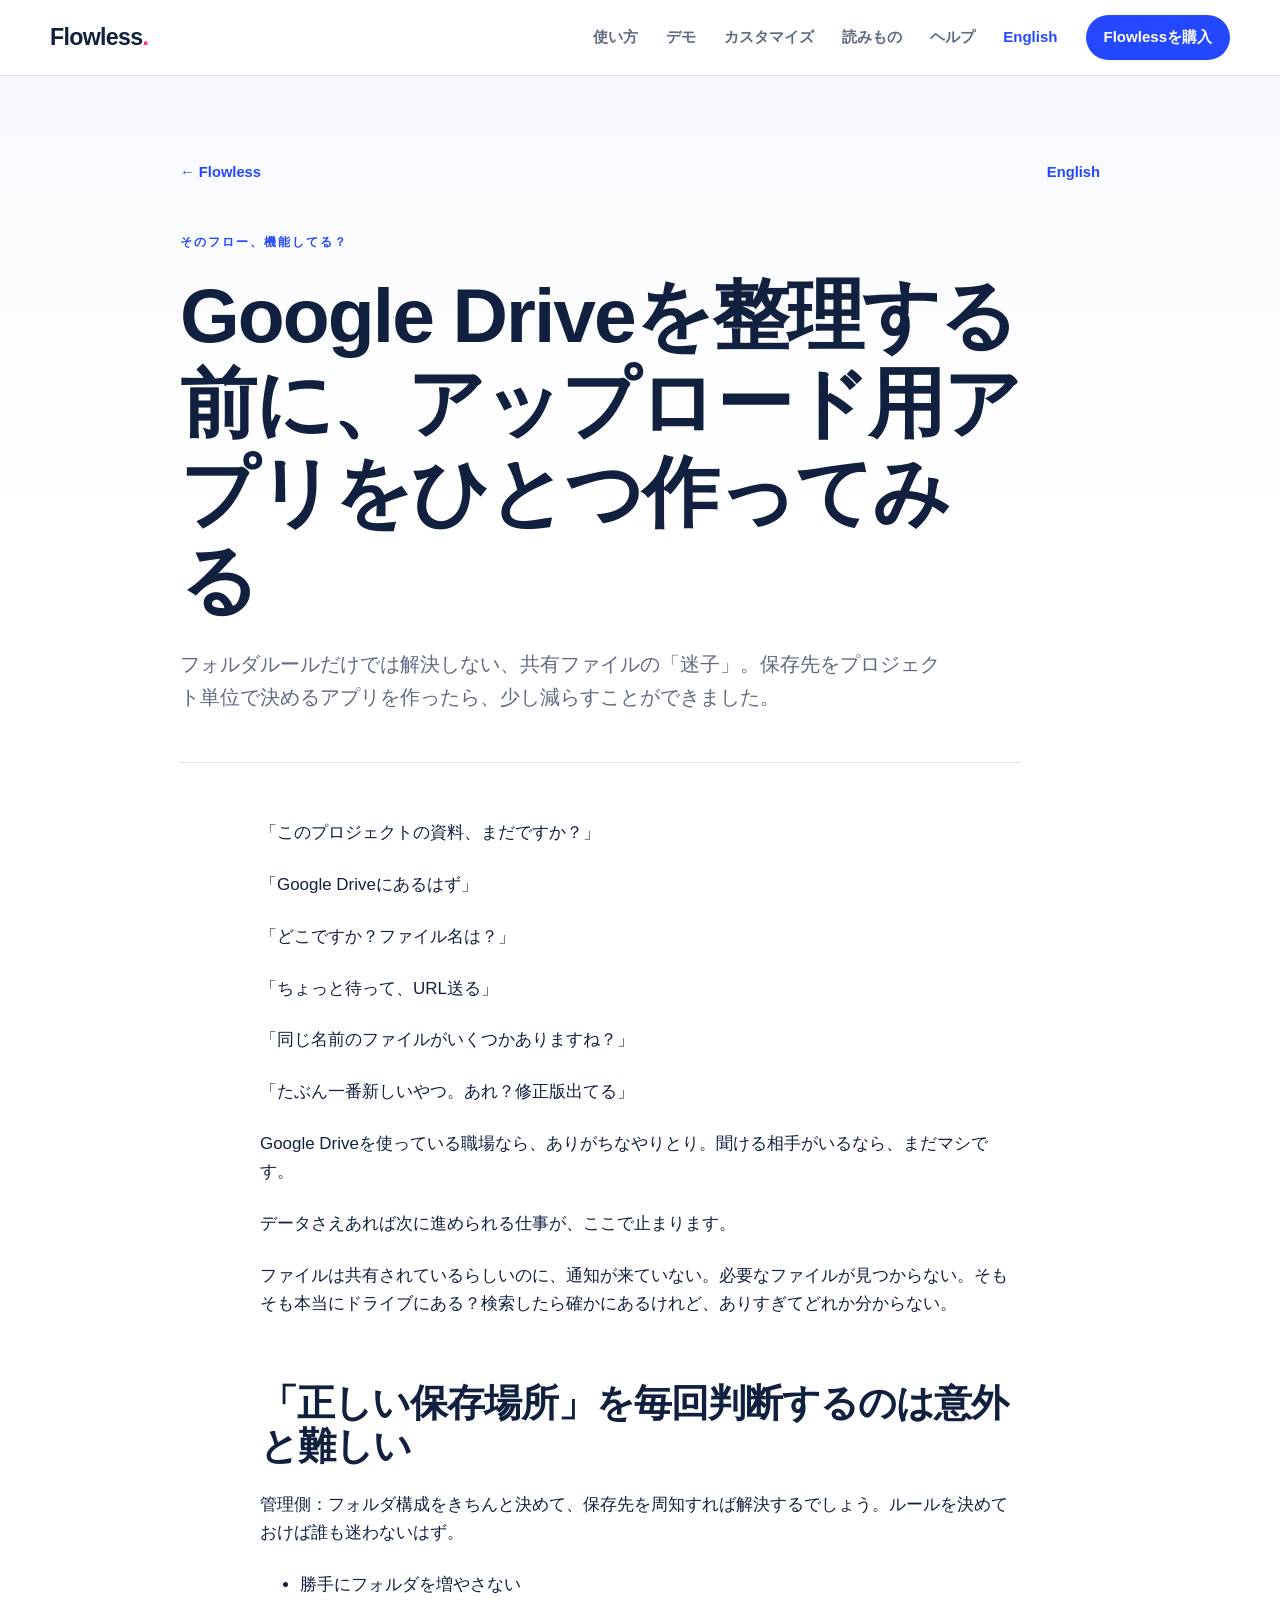
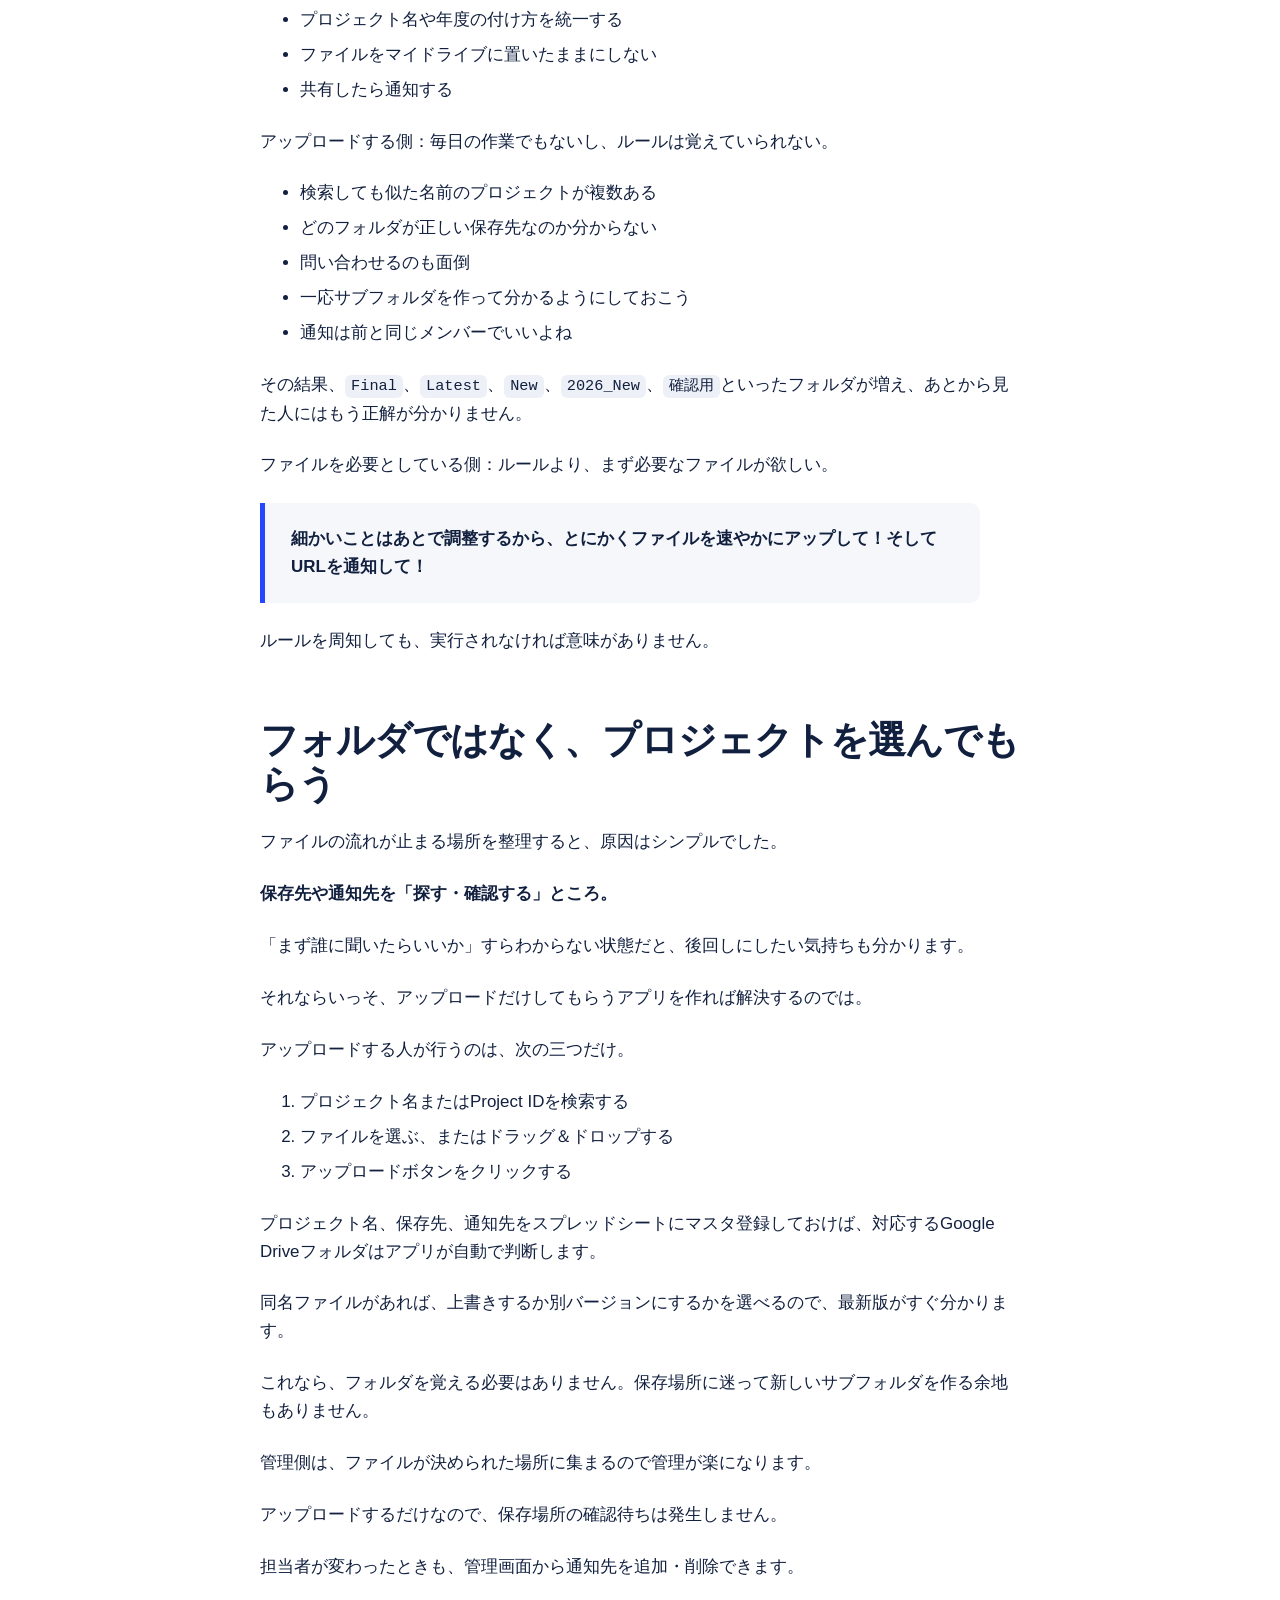
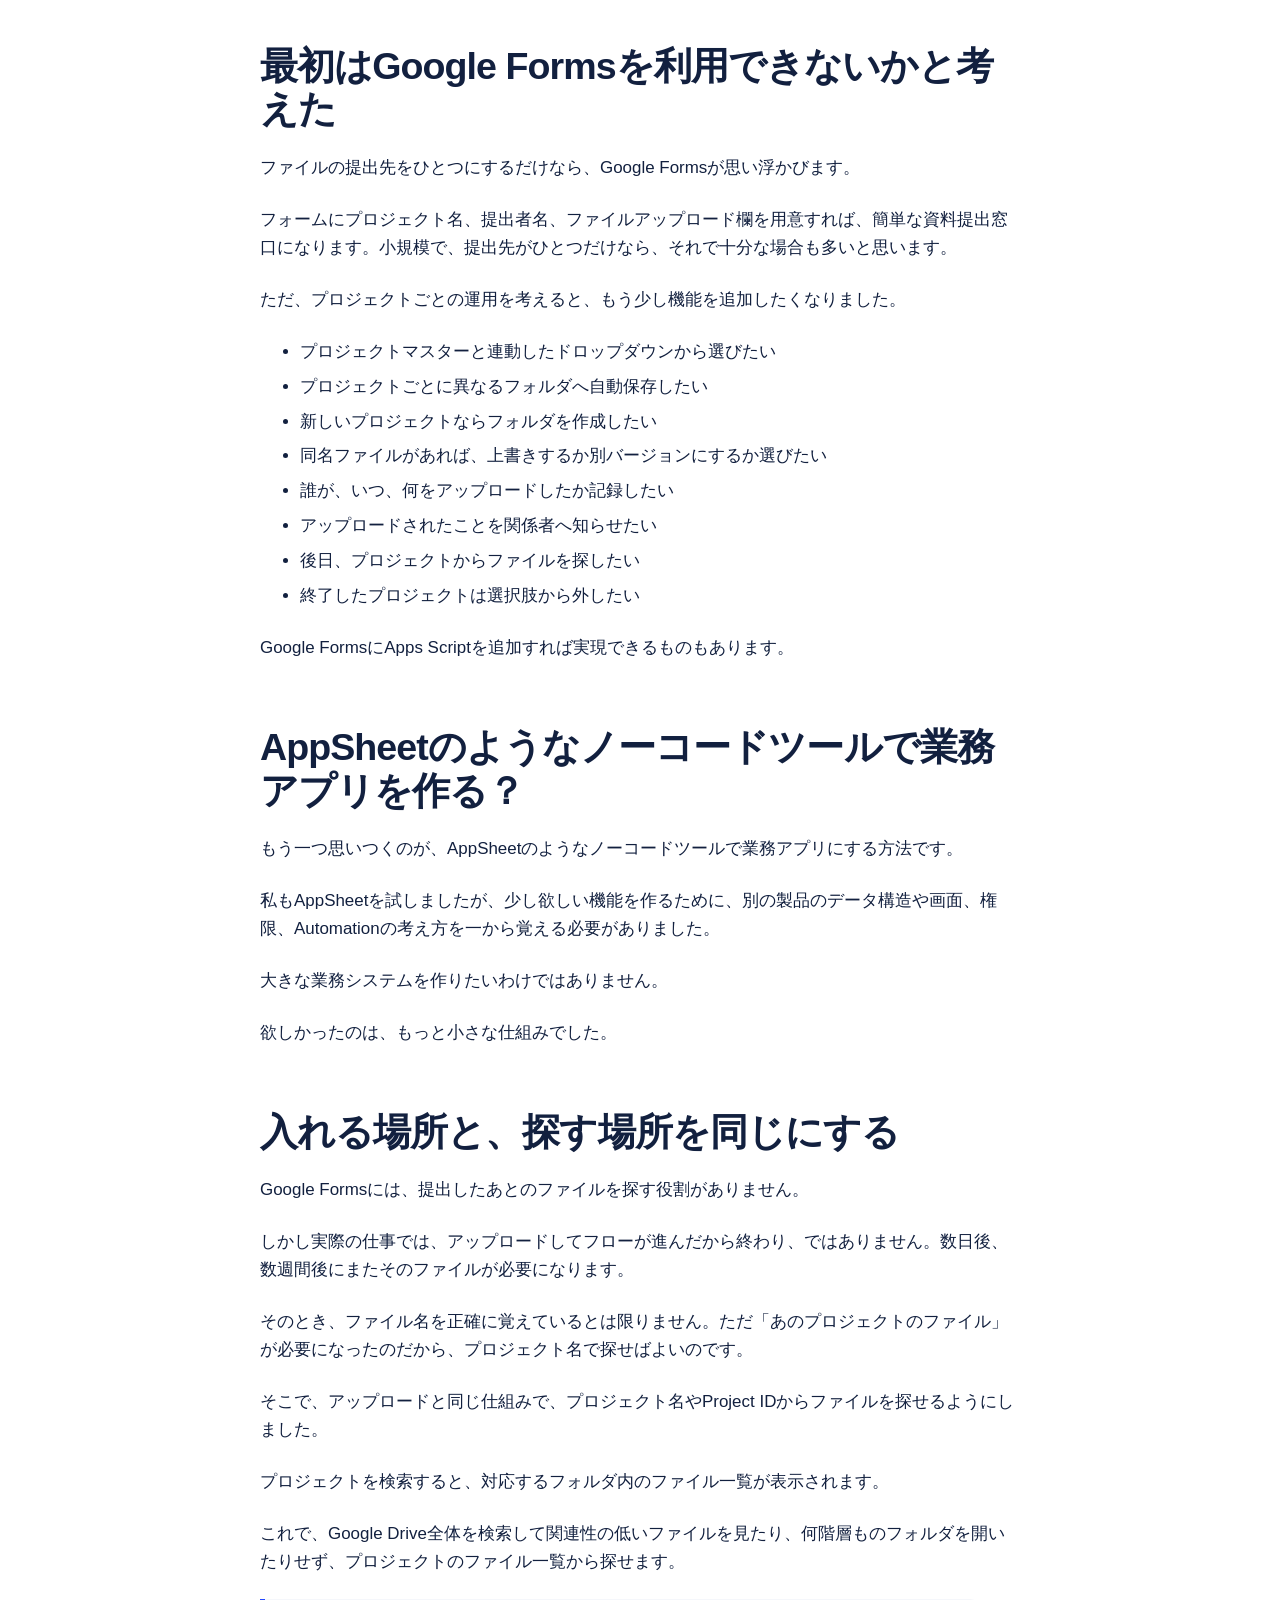
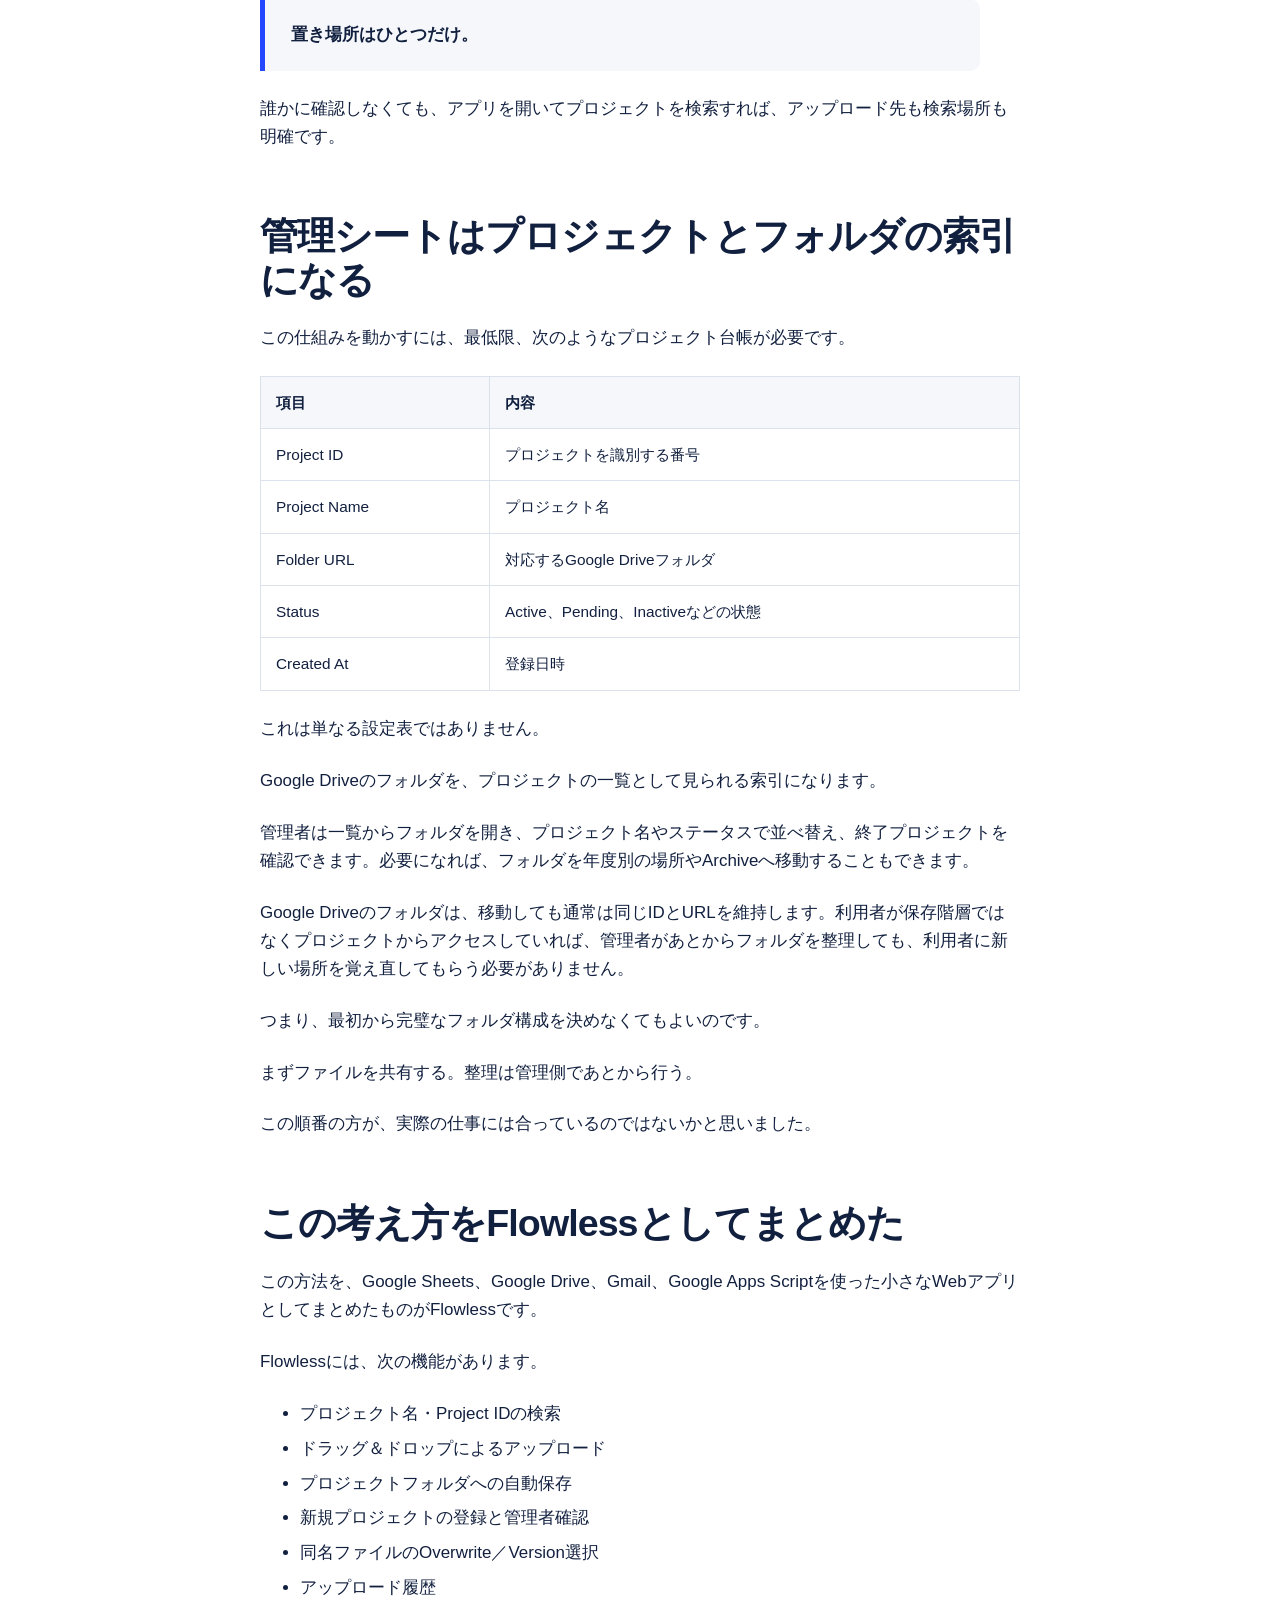
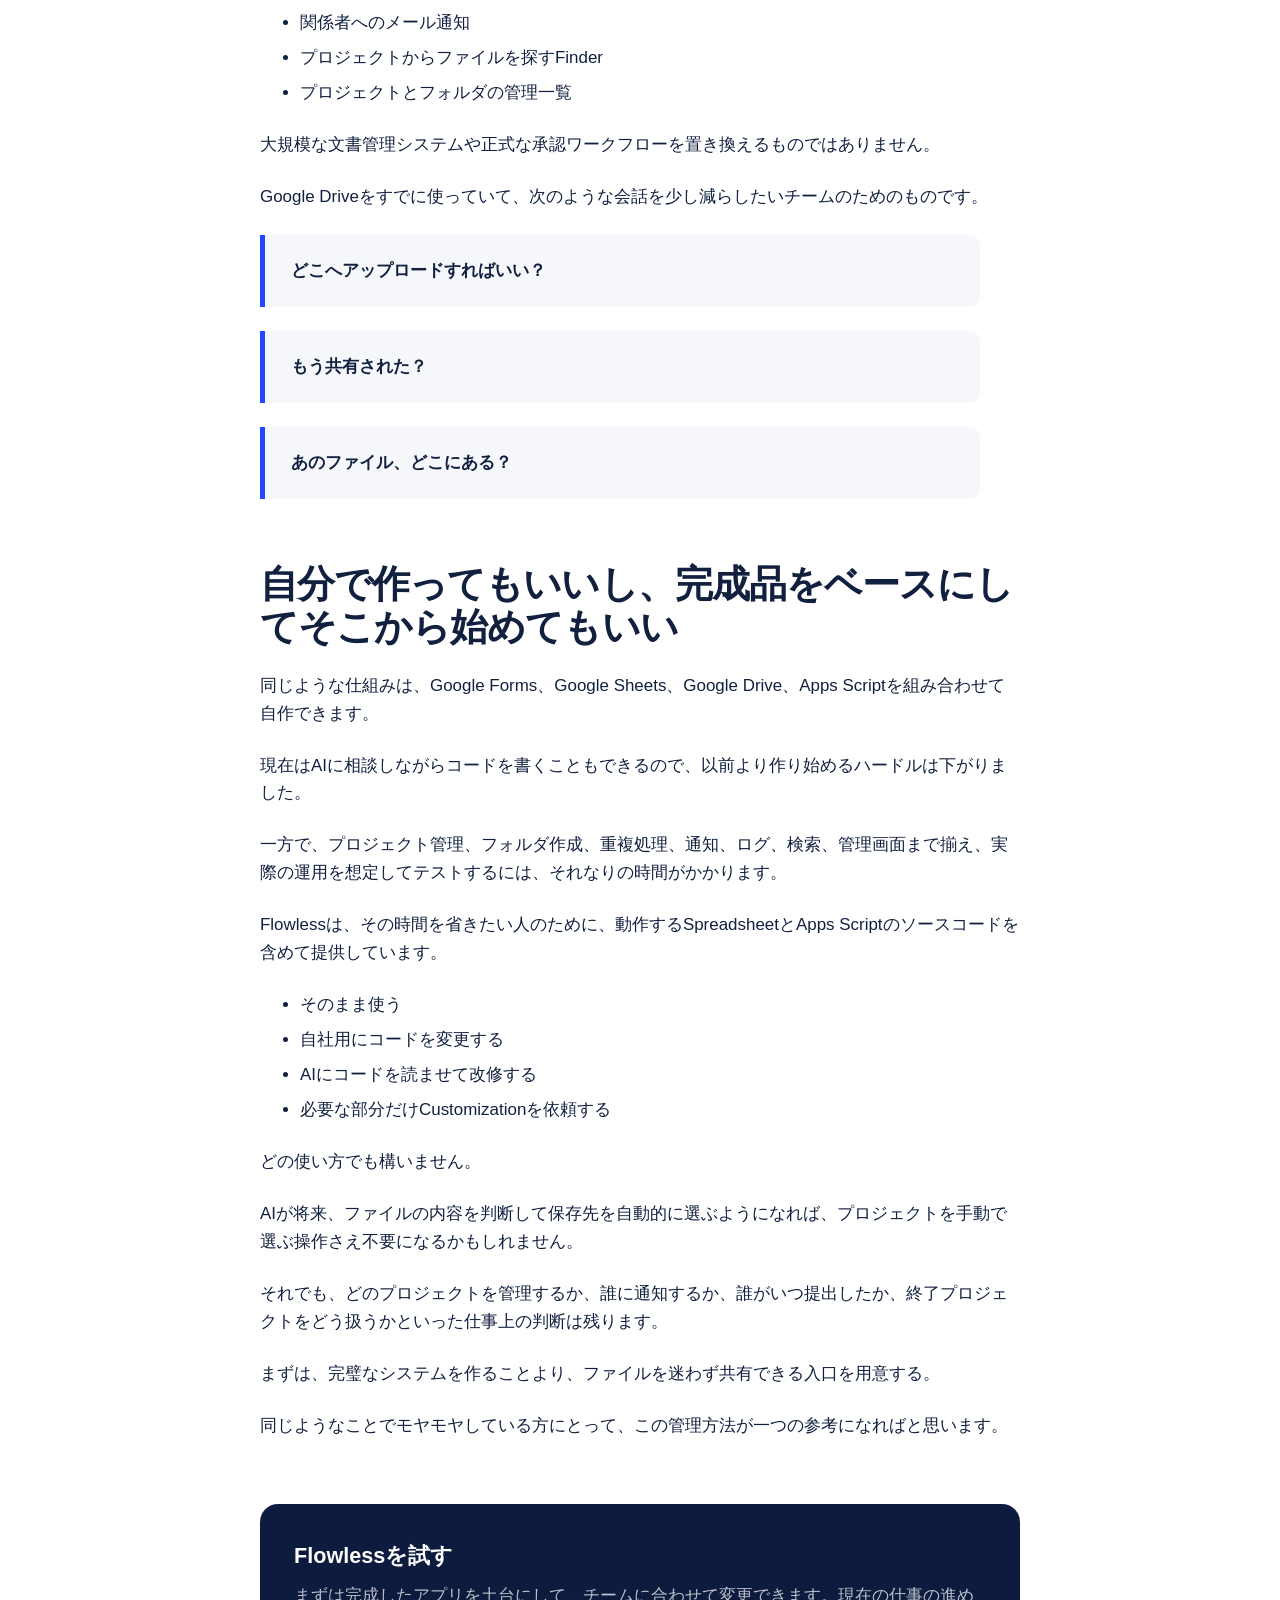
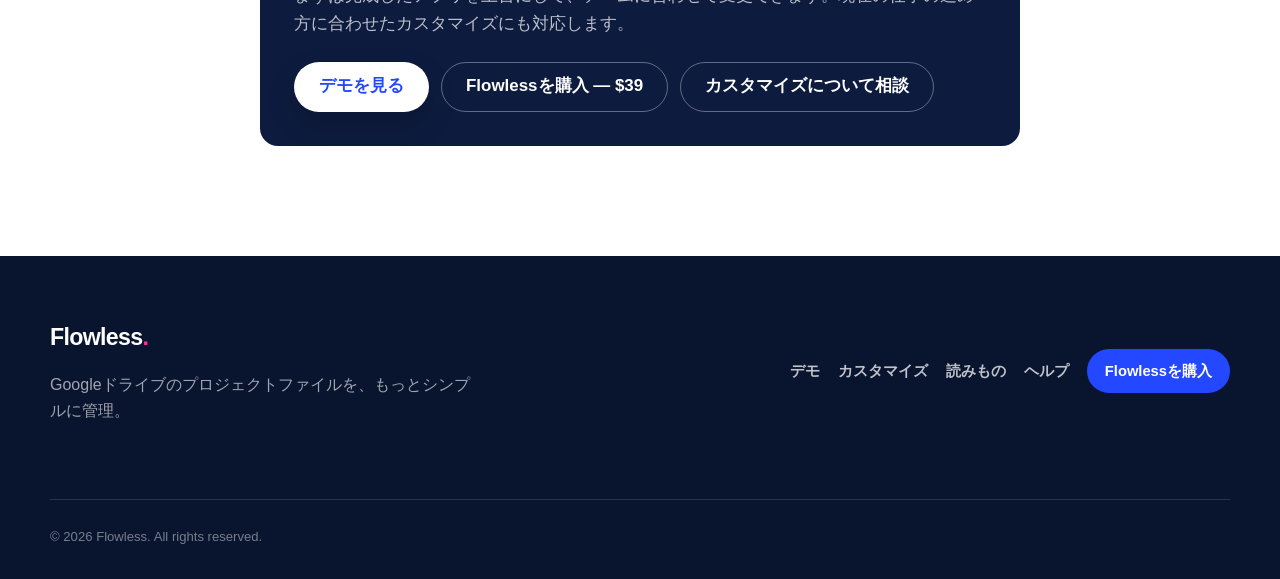
<file: insights/one-place-to-upload/ja.html>
<!DOCTYPE html>
<html lang="ja">
<head>
<!-- Google tag (gtag.js) -->
<script async src="https://www.googletagmanager.com/gtag/js?id=G-98HXLH1WJT"></script>
<script>
  window.dataLayer = window.dataLayer || [];
  function gtag(){dataLayer.push(arguments);}
  gtag('js', new Date());

  gtag('config', 'G-98HXLH1WJT');
</script>
  <meta charset="UTF-8">
  <meta name="viewport" content="width=device-width, initial-scale=1.0">
  <meta name="description" content="フォルダルールだけでは解決しにくいファイル共有の迷子を、プロジェクト単位のアップロード窓口で減らす考え方。">
  <meta property="og:title" content="Google Driveを整理する前に、アップロード用アプリをひとつ作ってみる | Flowless">
  <meta property="og:description" content="フォルダルールだけでは解決しにくいファイル共有の迷子を、プロジェクト単位のアップロード窓口で減らす考え方。">
  <meta property="og:type" content="article">
  <meta property="og:url" content="https://dq-9.github.io/flowless-site/insights/one-place-to-upload/ja.html">
  <meta property="og:image" content="https://dq-9.github.io/flowless-site/images/og-image.png">
  <meta name="twitter:card" content="summary_large_image">
  <meta name="twitter:title" content="Google Driveを整理する前に、アップロード用アプリをひとつ作ってみる | Flowless">
  <meta name="twitter:description" content="フォルダルールだけでは解決しにくいファイル共有の迷子を、プロジェクト単位のアップロード窓口で減らす考え方。">
  <meta name="twitter:image" content="https://dq-9.github.io/flowless-site/images/og-image.png">
  <link rel="canonical" href="https://dq-9.github.io/flowless-site/insights/one-place-to-upload/ja.html">
  <link rel="alternate" hreflang="en" href="https://dq-9.github.io/flowless-site/insights/one-place-to-upload/">
  <link rel="alternate" hreflang="ja" href="https://dq-9.github.io/flowless-site/insights/one-place-to-upload/ja.html">
  <link rel="alternate" hreflang="x-default" href="https://dq-9.github.io/flowless-site/insights/one-place-to-upload/">
  <link rel="stylesheet" href="../../css/style.css">
  <link rel="icon" type="image/png" sizes="32x32" href="../../images/favicon-32.png">
  <link rel="icon" type="image/png" sizes="16x16" href="../../images/favicon-16.png">
  <title>Google Driveを整理する前に、アップロード用アプリをひとつ作ってみる | Flowless</title>
</head>
<body>
  <header class="site-header mobile-nav-ready">
    <div class="container header-inner">
      <a class="site-logo" href="../../ja.html" aria-label="Flowless ホーム">Flowless</a>
      <input class="nav-toggle" type="checkbox" id="nav-toggle">
      <label class="menu-toggle" for="nav-toggle">
        <span class="menu-toggle-icon" aria-hidden="true"></span>
        <span>メニュー</span>
      </label>
      <nav class="site-nav" aria-label="メインナビゲーション">
        <a href="../../ja.html#how-it-works">使い方</a>
        <a href="../../demo/">デモ</a>
        <a href="../../customization/ja.html">カスタマイズ</a>
        <a href="./ja.html" aria-current="page">読みもの</a>
        <a href="../../help/">ヘルプ</a>
        <a class="nav-language" href="./" lang="en">English</a>
        <a class="nav-cta" href="https://flowlessapp.gumroad.com/l/flowless-v1" target="_blank" rel="noopener noreferrer">Flowlessを購入</a>
      </nav>
    </div>
  </header>

  <main class="article-page">
    <article class="article-shell">
      <div class="article-tools">
        <a class="article-back" href="../../ja.html">← Flowless</a>
        <a class="language-switch" href="./" lang="en">English</a>
      </div>

      <header class="article-header">
        <p class="section-label">そのフロー、機能してる？</p>
        <h1>Google Driveを整理する前に、アップロード用アプリをひとつ作ってみる</h1>
        <p class="article-lead">フォルダルールだけでは解決しない、共有ファイルの「迷子」。保存先をプロジェクト単位で決めるアプリを作ったら、少し減らすことができました。</p>
      </header>

      <div class="article-body">
        <p>「このプロジェクトの資料、まだですか？」</p>
        <p>「Google Driveにあるはず」</p>
        <p>「どこですか？ファイル名は？」</p>
        <p>「ちょっと待って、URL送る」</p>
        <p>「同じ名前のファイルがいくつかありますね？」</p>
        <p>「たぶん一番新しいやつ。あれ？修正版出てる」</p>
        <p>Google Driveを使っている職場なら、ありがちなやりとり。聞ける相手がいるなら、まだマシです。</p>
        <p>データさえあれば次に進められる仕事が、ここで止まります。</p>
        <p>ファイルは共有されているらしいのに、通知が来ていない。必要なファイルが見つからない。そもそも本当にドライブにある？検索したら確かにあるけれど、ありすぎてどれか分からない。</p>

        <h2 id="正しい保存場所を毎回判断するのは意外と難しい">「正しい保存場所」を毎回判断するのは意外と難しい</h2>
        <p>管理側：フォルダ構成をきちんと決めて、保存先を周知すれば解決するでしょう。ルールを決めておけば誰も迷わないはず。</p>
        <ul>
          <li>勝手にフォルダを増やさない</li>
          <li>プロジェクト名や年度の付け方を統一する</li>
          <li>ファイルをマイドライブに置いたままにしない</li>
          <li>共有したら通知する</li>
        </ul>
        <p>アップロードする側：毎日の作業でもないし、ルールは覚えていられない。</p>
        <ul>
          <li>検索しても似た名前のプロジェクトが複数ある</li>
          <li>どのフォルダが正しい保存先なのか分からない</li>
          <li>問い合わせるのも面倒</li>
          <li>一応サブフォルダを作って分かるようにしておこう</li>
          <li>通知は前と同じメンバーでいいよね</li>
        </ul>
        <p>その結果、<code>Final</code>、<code>Latest</code>、<code>New</code>、<code>2026_New</code>、<code>確認用</code>といったフォルダが増え、あとから見た人にはもう正解が分かりません。</p>
        <p>ファイルを必要としている側：ルールより、まず必要なファイルが欲しい。</p>
        <blockquote>
          <p>細かいことはあとで調整するから、とにかくファイルを速やかにアップして！そしてURLを通知して！</p>
        </blockquote>
        <p>ルールを周知しても、実行されなければ意味がありません。</p>

        <h2 id="フォルダを選ばせずプロジェクトだけを選んでもらう">フォルダではなく、プロジェクトを選んでもらう</h2>
        <p>ファイルの流れが止まる場所を整理すると、原因はシンプルでした。</p>
        <p><strong>保存先や通知先を「探す・確認する」ところ。</strong></p>
        <p>「まず誰に聞いたらいいか」すらわからない状態だと、後回しにしたい気持ちも分かります。</p>
        <p>それならいっそ、アップロードだけしてもらうアプリを作れば解決するのでは。</p>
        <p>アップロードする人が行うのは、次の三つだけ。</p>
        <ol>
          <li>プロジェクト名またはProject IDを検索する</li>
          <li>ファイルを選ぶ、またはドラッグ＆ドロップする</li>
          <li>アップロードボタンをクリックする</li>
        </ol>
        <p>プロジェクト名、保存先、通知先をスプレッドシートにマスタ登録しておけば、対応するGoogle Driveフォルダはアプリが自動で判断します。</p>
        <p>同名ファイルがあれば、上書きするか別バージョンにするかを選べるので、最新版がすぐ分かります。</p>
        <p>これなら、フォルダを覚える必要はありません。保存場所に迷って新しいサブフォルダを作る余地もありません。</p>
        <p>管理側は、ファイルが決められた場所に集まるので管理が楽になります。</p>
        <p>アップロードするだけなので、保存場所の確認待ちは発生しません。</p>
        <p>担当者が変わったときも、管理画面から通知先を追加・削除できます。</p>

        <h2 id="最初はgoogle-formsを利用できないかと考えた">最初はGoogle Formsを利用できないかと考えた</h2>
        <p>ファイルの提出先をひとつにするだけなら、Google Formsが思い浮かびます。</p>
        <p>フォームにプロジェクト名、提出者名、ファイルアップロード欄を用意すれば、簡単な資料提出窓口になります。小規模で、提出先がひとつだけなら、それで十分な場合も多いと思います。</p>
        <p>ただ、プロジェクトごとの運用を考えると、もう少し機能を追加したくなりました。</p>
        <ul>
          <li>プロジェクトマスターと連動したドロップダウンから選びたい</li>
          <li>プロジェクトごとに異なるフォルダへ自動保存したい</li>
          <li>新しいプロジェクトならフォルダを作成したい</li>
          <li>同名ファイルがあれば、上書きするか別バージョンにするか選びたい</li>
          <li>誰が、いつ、何をアップロードしたか記録したい</li>
          <li>アップロードされたことを関係者へ知らせたい</li>
          <li>後日、プロジェクトからファイルを探したい</li>
          <li>終了したプロジェクトは選択肢から外したい</li>
        </ul>
        <p>Google FormsにApps Scriptを追加すれば実現できるものもあります。</p>

        <h2 id="appsheetのようなノーコードツールで業務アプリを作る">AppSheetのようなノーコードツールで業務アプリを作る？</h2>
        <p>もう一つ思いつくのが、AppSheetのようなノーコードツールで業務アプリにする方法です。</p>
        <p>私もAppSheetを試しましたが、少し欲しい機能を作るために、別の製品のデータ構造や画面、権限、Automationの考え方を一から覚える必要がありました。</p>
        <p>大きな業務システムを作りたいわけではありません。</p>
        <p>欲しかったのは、もっと小さな仕組みでした。</p>

        <h2 id="入れる場所と探す場所を同じにする">入れる場所と、探す場所を同じにする</h2>
        <p>Google Formsには、提出したあとのファイルを探す役割がありません。</p>
        <p>しかし実際の仕事では、アップロードしてフローが進んだから終わり、ではありません。数日後、数週間後にまたそのファイルが必要になります。</p>
        <p>そのとき、ファイル名を正確に覚えているとは限りません。ただ「あのプロジェクトのファイル」が必要になったのだから、プロジェクト名で探せばよいのです。</p>
        <p>そこで、アップロードと同じ仕組みで、プロジェクト名やProject IDからファイルを探せるようにしました。</p>
        <p>プロジェクトを検索すると、対応するフォルダ内のファイル一覧が表示されます。</p>
        <p>これで、Google Drive全体を検索して関連性の低いファイルを見たり、何階層ものフォルダを開いたりせず、プロジェクトのファイル一覧から探せます。</p>
        <blockquote>
          <p>置き場所はひとつだけ。</p>
        </blockquote>
        <p>誰かに確認しなくても、アプリを開いてプロジェクトを検索すれば、アップロード先も検索場所も明確です。</p>

        <h2 id="管理シートはプロジェクトとフォルダの索引になる">管理シートはプロジェクトとフォルダの索引になる</h2>
        <p>この仕組みを動かすには、最低限、次のようなプロジェクト台帳が必要です。</p>
        <table>
          <thead>
            <tr class="header">
              <th>項目</th>
              <th>内容</th>
            </tr>
          </thead>
          <tbody>
            <tr class="odd">
              <td>Project ID</td>
              <td>プロジェクトを識別する番号</td>
            </tr>
            <tr class="even">
              <td>Project Name</td>
              <td>プロジェクト名</td>
            </tr>
            <tr class="odd">
              <td>Folder URL</td>
              <td>対応するGoogle Driveフォルダ</td>
            </tr>
            <tr class="even">
              <td>Status</td>
              <td>Active、Pending、Inactiveなどの状態</td>
            </tr>
            <tr class="odd">
              <td>Created At</td>
              <td>登録日時</td>
            </tr>
          </tbody>
        </table>
        <p>これは単なる設定表ではありません。</p>
        <p>Google Driveのフォルダを、プロジェクトの一覧として見られる索引になります。</p>
        <p>管理者は一覧からフォルダを開き、プロジェクト名やステータスで並べ替え、終了プロジェクトを確認できます。必要になれば、フォルダを年度別の場所やArchiveへ移動することもできます。</p>
        <p>Google Driveのフォルダは、移動しても通常は同じIDとURLを維持します。利用者が保存階層ではなくプロジェクトからアクセスしていれば、管理者があとからフォルダを整理しても、利用者に新しい場所を覚え直してもらう必要がありません。</p>
        <p>つまり、最初から完璧なフォルダ構成を決めなくてもよいのです。</p>
        <p>まずファイルを共有する。整理は管理側であとから行う。</p>
        <p>この順番の方が、実際の仕事には合っているのではないかと思いました。</p>

        <h2 id="この考え方をflowlessとしてまとめた">この考え方をFlowlessとしてまとめた</h2>
        <p>この方法を、Google Sheets、Google Drive、Gmail、Google Apps Scriptを使った小さなWebアプリとしてまとめたものがFlowlessです。</p>
        <p>Flowlessには、次の機能があります。</p>
        <ul>
          <li>プロジェクト名・Project IDの検索</li>
          <li>ドラッグ＆ドロップによるアップロード</li>
          <li>プロジェクトフォルダへの自動保存</li>
          <li>新規プロジェクトの登録と管理者確認</li>
          <li>同名ファイルのOverwrite／Version選択</li>
          <li>アップロード履歴</li>
          <li>関係者へのメール通知</li>
          <li>プロジェクトからファイルを探すFinder</li>
          <li>プロジェクトとフォルダの管理一覧</li>
        </ul>
        <p>大規模な文書管理システムや正式な承認ワークフローを置き換えるものではありません。</p>
        <p>Google Driveをすでに使っていて、次のような会話を少し減らしたいチームのためのものです。</p>
        <blockquote>
          <p>どこへアップロードすればいい？</p>
        </blockquote>
        <blockquote>
          <p>もう共有された？</p>
        </blockquote>
        <blockquote>
          <p>あのファイル、どこにある？</p>
        </blockquote>

        <h2 id="自分で作ってもいいし完成品をベースにしてそこから始めてもいい">自分で作ってもいいし、完成品をベースにしてそこから始めてもいい</h2>
        <p>同じような仕組みは、Google Forms、Google Sheets、Google Drive、Apps Scriptを組み合わせて自作できます。</p>
        <p>現在はAIに相談しながらコードを書くこともできるので、以前より作り始めるハードルは下がりました。</p>
        <p>一方で、プロジェクト管理、フォルダ作成、重複処理、通知、ログ、検索、管理画面まで揃え、実際の運用を想定してテストするには、それなりの時間がかかります。</p>
        <p>Flowlessは、その時間を省きたい人のために、動作するSpreadsheetとApps Scriptのソースコードを含めて提供しています。</p>
        <ul>
          <li>そのまま使う</li>
          <li>自社用にコードを変更する</li>
          <li>AIにコードを読ませて改修する</li>
          <li>必要な部分だけCustomizationを依頼する</li>
        </ul>
        <p>どの使い方でも構いません。</p>
        <p>AIが将来、ファイルの内容を判断して保存先を自動的に選ぶようになれば、プロジェクトを手動で選ぶ操作さえ不要になるかもしれません。</p>
        <p>それでも、どのプロジェクトを管理するか、誰に通知するか、誰がいつ提出したか、終了プロジェクトをどう扱うかといった仕事上の判断は残ります。</p>
        <p>まずは、完璧なシステムを作ることより、ファイルを迷わず共有できる入口を用意する。</p>
        <p>同じようなことでモヤモヤしている方にとって、この管理方法が一つの参考になればと思います。</p>

        <div class="article-cta">
          <strong>Flowlessを試す</strong>
          <p>まずは完成したアプリを土台にして、チームに合わせて変更できます。現在の仕事の進め方に合わせたカスタマイズにも対応します。</p>
          <div class="article-cta-actions">
            <a class="button button-light" href="../../demo/">デモを見る</a>
            <a class="button button-secondary" href="https://flowlessapp.gumroad.com/l/flowless-v1" target="_blank" rel="noopener noreferrer">Flowlessを購入 — $39</a>
            <a class="button button-secondary" href="../../customization/ja.html">カスタマイズについて相談</a>
          </div>
        </div>
      </div>
    </article>
  </main>

  <footer class="site-footer">
    <div class="container footer-inner">
      <div>
        <a class="footer-logo" href="../../ja.html">Flowless</a>
        <p>Googleドライブのプロジェクトファイルを、もっとシンプルに管理。</p>
      </div>
      <div class="footer-links" aria-label="フッターナビゲーション">
        <a href="../../demo/">デモ</a>
        <a href="../../customization/ja.html">カスタマイズ</a>
        <a href="./ja.html" aria-current="page">読みもの</a>
        <a href="../../help/">ヘルプ</a>
        <a class="nav-cta" href="https://flowlessapp.gumroad.com/l/flowless-v1" target="_blank" rel="noopener noreferrer">Flowlessを購入</a>
      </div>
      <p class="copyright">&copy; <span id="current-year"></span> Flowless. All rights reserved.</p>
    </div>
  </footer>
  <script>
    document.getElementById('current-year').textContent = new Date().getFullYear();
  </script>
</body>
</html>
</file>
<file: css/style.css>
/* =========================================================
   Flowless Landing Page
   ========================================================= */

:root {
  --color-bg: #ffffff;
  --color-bg-soft: #f5f7fb;
  --color-bg-dark: #0d1b3e;

  --color-text: #12203f;
  --color-text-soft: #5f6b82;
  --color-border: #dce2ec;

  --color-primary: #2448ff;
  --color-primary-dark: #1734d6;
  --color-accent: #ff2f8b;

  --color-white: #ffffff;

  --shadow-soft: 0 16px 40px rgba(18, 32, 63, 0.09);
  --shadow-card: 0 10px 28px rgba(18, 32, 63, 0.08);
  --shadow-hover: 0 18px 45px rgba(18, 32, 63, 0.14);

  --radius-small: 10px;
  --radius-medium: 18px;
  --radius-large: 28px;

  --container-width: 1180px;
  --header-height: 76px;
}


/* =========================================================
   Reset
   ========================================================= */

*,
*::before,
*::after {
  box-sizing: border-box;
}

html {
  scroll-behavior: smooth;
  scroll-padding-top: calc(var(--header-height) + 20px);
}

body {
  margin: 0;
  min-width: 320px;
  background: var(--color-bg);
  color: var(--color-text);
  font-family:
    Inter,
    "Segoe UI",
    Roboto,
    Helvetica,
    Arial,
    sans-serif;
  font-size: 16px;
  line-height: 1.65;
  -webkit-font-smoothing: antialiased;
  text-rendering: optimizeLegibility;
}

img {
  display: block;
  max-width: 100%;
}

a {
  color: inherit;
  text-decoration: none;
}

button,
input,
textarea,
select {
  font: inherit;
}

h1,
h2,
h3,
p,
blockquote {
  margin-top: 0;
}

h1,
h2,
h3 {
  line-height: 1.15;
  letter-spacing: -0.025em;
}

section {
  position: relative;
}


/* =========================================================
   Shared layout
   ========================================================= */

.container {
  width: min(calc(100% - 40px), var(--container-width));
  margin-inline: auto;
}

.narrow-container {
  max-width: 860px;
}

.section-heading {
  max-width: 760px;
  margin-bottom: 48px;
}

.section-heading h2 {
  margin-bottom: 18px;
  font-size: clamp(2rem, 4vw, 3.25rem);
}

.section-heading > p:last-child {
  max-width: 680px;
  margin-bottom: 0;
  color: var(--color-text-soft);
  font-size: 1.08rem;
}

.section-label,
.eyebrow {
  margin-bottom: 18px;
  color: var(--color-primary);
  font-size: 0.78rem;
  font-weight: 800;
  letter-spacing: 0.16em;
  text-transform: uppercase;
}


/* =========================================================
   Buttons
   ========================================================= */

.button {
  display: inline-flex;
  align-items: center;
  justify-content: center;
  min-height: 50px;
  padding: 12px 24px;
  border: 1px solid transparent;
  border-radius: 999px;
  font-weight: 750;
  line-height: 1;
  transition:
    transform 180ms ease,
    background-color 180ms ease,
    border-color 180ms ease,
    box-shadow 180ms ease;
}

.button:hover {
  transform: translateY(-2px);
}

.button:focus-visible,
.site-nav a:focus-visible,
.demo-thumbnail:focus-visible,
.footer-links a:focus-visible {
  outline: 3px solid rgba(36, 72, 255, 0.28);
  outline-offset: 4px;
}

.button-primary {
  background: var(--color-primary);
  color: var(--color-white);
  box-shadow: 0 12px 28px rgba(36, 72, 255, 0.24);
}

.button-primary:hover {
  background: var(--color-primary-dark);
  box-shadow: 0 16px 34px rgba(36, 72, 255, 0.3);
}

.button-secondary {
  border-color: var(--color-border);
  background: var(--color-white);
  color: var(--color-text);
}

.button-secondary:hover {
  border-color: var(--color-primary);
  color: var(--color-primary);
}

.button-light {
  background: var(--color-white);
  color: var(--color-primary-dark);
  box-shadow: 0 12px 30px rgba(0, 0, 0, 0.14);
}

.button-light:hover {
  background: #f3f5ff;
}

.button-outline-light {
  border-color: rgba(255, 255, 255, 0.55);
  color: var(--color-white);
}

.button-outline-light:hover {
  border-color: var(--color-white);
  background: rgba(255, 255, 255, 0.1);
}


/* =========================================================
   Header
   ========================================================= */

.site-header {
  position: sticky;
  z-index: 1000;
  top: 0;
  height: var(--header-height);
  border-bottom: 1px solid rgba(220, 226, 236, 0.8);
  background: rgba(255, 255, 255, 0.9);
  backdrop-filter: blur(16px);
}

.header-inner {
  display: flex;
  align-items: center;
  justify-content: space-between;
  height: 100%;
}

.site-logo,
.footer-logo {
  font-size: 1.45rem;
  font-weight: 650;
  letter-spacing: -0.03em;
}

.site-logo::after,
.footer-logo::after {
  content: ".";
  color: var(--color-accent);
}

.site-nav {
  display: flex;
  align-items: center;
  gap: 28px;
}

.site-nav a {
  color: var(--color-text-soft);
  font-size: 0.94rem;
  font-weight: 650;
  transition: color 180ms ease;
}

.site-nav a:hover {
  color: var(--color-primary);
}

.site-nav .nav-language {
  color: var(--color-primary);
  font-weight: 750;
}

.site-nav .nav-cta {
  padding: 10px 18px;
  border-radius: 999px;
  background: var(--color-primary);
  color: var(--color-white);
}

.site-nav .nav-cta:hover {
  background: var(--color-primary-dark);
  color: var(--color-white);
}

.menu-toggle {
  display: none;
  align-items: center;
  gap: 8px;
  padding: 8px 12px;
  border: 1px solid var(--color-border);
  border-radius: 999px;
  background: var(--color-white);
  color: var(--color-text);
  font-weight: 750;
  cursor: pointer;
}

.nav-toggle {
  position: absolute;
  width: 1px;
  height: 1px;
  overflow: hidden;
  clip: rect(0 0 0 0);
  clip-path: inset(50%);
  white-space: nowrap;
}

.menu-toggle-icon,
.menu-toggle-icon::before,
.menu-toggle-icon::after {
  display: block;
  width: 16px;
  height: 2px;
  border-radius: 999px;
  background: currentColor;
}

.menu-toggle-icon {
  position: relative;
}

.menu-toggle-icon::before,
.menu-toggle-icon::after {
  position: absolute;
  left: 0;
  content: "";
}

.menu-toggle-icon::before {
  top: -5px;
}

.menu-toggle-icon::after {
  top: 5px;
}

.nav-toggle:checked + .menu-toggle .menu-toggle-icon {
  background: transparent;
}

.nav-toggle:checked + .menu-toggle .menu-toggle-icon::before {
  top: 0;
  transform: rotate(45deg);
}

.nav-toggle:checked + .menu-toggle .menu-toggle-icon::after {
  top: 0;
  transform: rotate(-45deg);
}


/* =========================================================
   Hero
   ========================================================= */

.hero {
  overflow: hidden;
  padding: 116px 0 108px;
  background:
    radial-gradient(
      circle at 80% 18%,
      rgba(36, 72, 255, 0.14),
      transparent 30%
    ),
    radial-gradient(
      circle at 20% 82%,
      rgba(255, 47, 139, 0.08),
      transparent 27%
    ),
    linear-gradient(180deg, #ffffff 0%, #f8f9fd 100%);
}

.hero::before {
  content: "";
  position: absolute;
  top: 80px;
  right: -90px;
  width: 340px;
  height: 340px;
  border: 1px solid rgba(36, 72, 255, 0.14);
  border-radius: 50%;
}

.hero-inner {
  position: relative;
  z-index: 1;
}

.hero h1 {
  max-width: 980px;
  margin-bottom: 26px;
  font-size: clamp(3rem, 6.2vw, 5.8rem);
  font-weight: 850;
}

.hero h1 span {
  display: block;
  color: var(--color-primary);
}

html[lang="ja"] .hero h1 {
  font-size: clamp(2.7rem, 5.2vw, 4.75rem);
  line-height: 1.16;
}

html[lang="ja"] .hero h1 span {
  margin-top: 0.5em;
  font-size: 0.6em;
  line-height: 1.35;
}

html[lang="ja"] .custom-hero h1 {
  font-size: clamp(2.7rem, 5vw, 4.5rem);
  line-height: 1.18;
}

.hero-description {
  max-width: 660px;
  margin-bottom: 34px;
  color: var(--color-text-soft);
  font-size: clamp(1.1rem, 2vw, 1.35rem);
}

.hero-actions {
  display: flex;
  flex-wrap: wrap;
  gap: 14px;
}


/* =========================================================
   Problem section
   ========================================================= */

.problem-section {
  padding: 108px 0;
}

.problem-section .section-label {
  color: var(--color-accent);
}

.simple-workflow {
  display: grid;
  grid-template-columns: repeat(3, 1fr);
  gap: 14px;
  margin: 28px 0 40px;
}

.simple-workflow span {
  display: flex;
  align-items: center;
  justify-content: center;
  min-height: 86px;
  padding: 18px;
  border: 1px solid var(--color-border);
  border-radius: var(--radius-medium);
  background: var(--color-bg-soft);
  font-weight: 750;
  text-align: center;
}

.problem-intro {
  margin-bottom: 30px;
  font-size: clamp(1.8rem, 3vw, 2.6rem);
  font-weight: 800;
}

.problem-content {
  padding: 34px;
  border-left: 5px solid var(--color-primary);
  border-radius: 0 var(--radius-medium) var(--radius-medium) 0;
  background: var(--color-bg-soft);
}

.problem-content > p {
  margin-bottom: 20px;
  color: var(--color-text-soft);
  font-weight: 700;
}

.problem-quotes {
  display: grid;
  gap: 12px;
}

.problem-quotes blockquote {
  margin-bottom: 0;
  color: var(--color-text);
  font-size: clamp(1.25rem, 2.5vw, 1.8rem);
  font-weight: 780;
}


/* =========================================================
   Workflow
   ========================================================= */

.workflow-section {
  padding: 100px 0;
  background: var(--color-bg-dark);
  color: var(--color-white);
}

.workflow-section h2 {
  max-width: 760px;
  margin-bottom: 52px;
  font-size: clamp(2rem, 4vw, 3.6rem);
}

.workflow {
  display: grid;
  grid-template-columns:
    minmax(130px, 1fr)
    auto
    minmax(130px, 1fr)
    auto
    minmax(130px, 1fr)
    auto
    minmax(130px, 1fr);
  align-items: stretch;
  gap: 22px;
}

.workflow-step {
  display: flex;
  min-height: 170px;
  flex-direction: column;
  justify-content: flex-start;
  padding: 24px;
  border: 1px solid rgba(255, 255, 255, 0.14);
  border-radius: var(--radius-medium);
  background: rgba(255, 255, 255, 0.06);
}

.workflow-step strong {
  display: block;
  margin: 8px 0 10px;
  font-size: 1.35rem;
}

.workflow-step p {
  margin: 0;
  line-height: 1.45;
}

.workflow-number {
  color: #8ea3ff;
  font-size: 0.78rem;
  font-weight: 800;
  letter-spacing: 0.12em;
}

.workflow-arrow {
  color: rgba(255, 255, 255, 0.48);
  font-size: 1.6rem;
}


/* =========================================================
   How it works
   ========================================================= */

.how-it-works-section {
  padding: 112px 0;
  background: var(--color-bg-soft);
}

.steps-list {
  display: grid;
  grid-template-columns: repeat(2, 1fr);
  gap: 18px;
  margin: 0;
  padding: 0;
  list-style: none;
}

.step-card {
  display: flex;
  gap: 20px;
  min-height: 180px;
  padding: 28px;
  border: 1px solid var(--color-border);
  border-radius: var(--radius-medium);
  background: var(--color-white);
  box-shadow: var(--shadow-card);
}

.step-card:last-child {
  grid-column: 1 / -1;
}

.step-number {
  display: inline-flex;
  flex: 0 0 48px;
  align-items: center;
  justify-content: center;
  width: 48px;
  height: 48px;
  border-radius: 50%;
  background: var(--color-primary);
  color: var(--color-white);
  font-size: 0.92rem;
  font-weight: 800;
}

.step-card h3 {
  margin-bottom: 10px;
  font-size: 1.25rem;
}

.step-card p {
  margin-bottom: 0;
  color: var(--color-text-soft);
}


/* =========================================================
   Demo section
   ========================================================= */

.demo-section {
  padding: 112px 0;
}

.demo-grid {
  display: grid;
  grid-template-columns: repeat(2, minmax(0, 1fr));
  gap: 28px;
  align-items: start;
}

.demo-card {
  overflow: hidden;
  border: 1px solid var(--color-border);
  border-radius: var(--radius-large);
  background: var(--color-white);
  box-shadow: var(--shadow-card);
  transition:
    transform 200ms ease,
    box-shadow 200ms ease;
}

.demo-card:hover {
  transform: translateY(-4px);
  box-shadow: var(--shadow-hover);
}

.demo-card-wide {
  grid-column: 1 / -1;
}

.demo-card-copy {
  padding: 28px 30px 22px;
}

.demo-card-copy h3 {
  margin-bottom: 10px;
  font-size: clamp(1.3rem, 2vw, 1.75rem);
}

.demo-card-copy p {
  margin-bottom: 0;
  color: var(--color-text-soft);
}

.demo-thumbnail {
  position: relative;
  display: flex;
  align-items: center;
  justify-content: center;
  min-height: 420px;
  padding: 32px 24px 72px;
  border-top: 1px solid var(--color-border);
  background: #eef1f7;
}

.demo-card-wide .demo-thumbnail {
  min-height: 500px;
}

.demo-thumbnail img {
  display: block;
  width: 100%;
  max-width: 540px;
  height: auto;
  max-height: 420px;
  object-fit: contain;
  object-position: center top;
  border-radius: 14px;
  box-shadow: 0 12px 28px rgba(18, 32, 63, 0.12);
  transition:
    transform 280ms ease,
    filter 280ms ease;
}

.demo-card-wide .demo-thumbnail img {
  max-width: 900px;
  max-height: 460px;
}

.demo-thumbnail::after {
  content: "";
  position: absolute;
  inset: 0;
  background: rgba(13, 27, 62, 0);
  transition: background 220ms ease;
  pointer-events: none;
}

.demo-thumbnail:hover img {
  transform: scale(1.015);
  filter: brightness(0.92);
}

.demo-thumbnail:hover::after {
  background: rgba(13, 27, 62, 0.06);
}

.play-button {
  position: absolute;
  z-index: 2;
  top: 50%;
  left: 50%;
  display: grid;
  width: 72px;
  height: 72px;
  transform: translate(-50%, -50%);
  place-items: center;
  border: 5px solid rgba(255, 255, 255, 0.75);
  border-radius: 50%;
  background: var(--color-primary);
  color: var(--color-white);
  box-shadow: 0 12px 30px rgba(13, 27, 62, 0.26);
  transition:
    transform 200ms ease,
    background-color 200ms ease;
}

.play-button span {
  margin-left: 4px;
  font-size: 1.4rem;
}

.demo-thumbnail:hover .play-button {
  transform: translate(-50%, -50%) scale(1.08);
  background: var(--color-primary-dark);
}

/* =========================================================
   Features
   ========================================================= */

.features-section {
  padding: 112px 0;
  background: var(--color-bg-soft);
}

.features-grid {
  display: grid;
  grid-template-columns: repeat(2, 1fr);
  gap: 20px;
}

.feature-card {
  position: relative;
  min-height: 240px;
  padding: 32px;
  border: 1px solid var(--color-border);
  border-radius: var(--radius-medium);
  background: var(--color-white);
  box-shadow: var(--shadow-card);
}

.feature-number {
  display: inline-block;
  margin-bottom: 50px;
  color: var(--color-primary);
  font-size: 0.78rem;
  font-weight: 850;
  letter-spacing: 0.13em;
}

.feature-card h3 {
  margin-bottom: 12px;
  font-size: 1.4rem;
}

.feature-card p {
  max-width: 440px;
  margin-bottom: 0;
  color: var(--color-text-soft);
}


/* =========================================================
   Featured insight
   ========================================================= */

.insight-section {
  padding: 96px 0;
}

.insight-card {
  display: grid;
  grid-template-columns: minmax(0, 1fr) auto;
  gap: 48px;
  align-items: center;
  padding: 46px 50px;
  border: 1px solid var(--color-border);
  border-radius: var(--radius-large);
  background: var(--color-bg-soft);
}

.insight-card h2 {
  max-width: 820px;
  margin-bottom: 16px;
  font-size: clamp(1.8rem, 3.5vw, 3rem);
}

.insight-card p:last-child {
  max-width: 720px;
  margin-bottom: 0;
  color: var(--color-text-soft);
}

.insight-card .button {
  white-space: nowrap;
}


/* =========================================================
   Article pages
   ========================================================= */

.article-page {
  background: linear-gradient(180deg, #f8f9fd 0, #fff 440px);
}

.article-shell {
  width: min(calc(100% - 40px), 920px);
  margin-inline: auto;
  padding: 84px 0 110px;
}

.article-tools {
  display: flex;
  align-items: center;
  justify-content: space-between;
  gap: 20px;
  margin-bottom: 48px;
}

.article-back,
.language-switch {
  color: var(--color-primary);
  font-size: 0.92rem;
  font-weight: 750;
}

.article-back:hover,
.language-switch:hover {
  color: var(--color-primary-dark);
}

.article-header {
  max-width: 840px;
  margin-bottom: 56px;
  padding-bottom: 48px;
  border-bottom: 1px solid var(--color-border);
}

.article-header h1 {
  margin-bottom: 24px;
  font-size: clamp(2.6rem, 6vw, 5rem);
}

.article-lead {
  max-width: 760px;
  margin-bottom: 0;
  color: var(--color-text-soft);
  font-size: clamp(1.05rem, 2vw, 1.24rem);
}

.article-body {
  max-width: 760px;
  margin-inline: auto;
  font-size: 1.06rem;
}

.article-body h2 {
  margin: 64px 0 22px;
  font-size: clamp(1.7rem, 3.5vw, 2.35rem);
}

.article-body p,
.article-body ul,
.article-body ol,
.article-body blockquote,
.article-body table {
  margin-bottom: 24px;
}

.article-body li + li {
  margin-top: 7px;
}

.article-body strong {
  color: var(--color-text);
}

.article-body blockquote {
  margin-left: 0;
  padding: 22px 26px;
  border-left: 5px solid var(--color-primary);
  border-radius: 0 var(--radius-small) var(--radius-small) 0;
  background: var(--color-bg-soft);
  color: var(--color-text);
  font-weight: 680;
}

.article-body blockquote p:last-child {
  margin-bottom: 0;
}

.article-body code {
  padding: 0.15em 0.4em;
  border-radius: 6px;
  background: #edf0f7;
  font-size: 0.9em;
}

.article-body table {
  width: 100%;
  border-collapse: collapse;
  font-size: 0.96rem;
}

.article-body th,
.article-body td {
  padding: 13px 15px;
  border: 1px solid var(--color-border);
  text-align: left;
  vertical-align: top;
}

.article-body th {
  background: var(--color-bg-soft);
}

.article-body hr {
  margin: 64px 0 34px;
  border: 0;
  border-top: 1px solid var(--color-border);
}

.article-body a {
  color: var(--color-primary);
  font-weight: 700;
  text-decoration: underline;
  text-underline-offset: 3px;
}

.article-cta {
  margin-top: 64px;
  padding: 34px;
  border-radius: var(--radius-medium);
  background: var(--color-bg-dark);
  color: var(--color-white);
}

.article-cta strong {
  display: block;
  margin-bottom: 8px;
  color: var(--color-white);
  font-size: 1.35rem;
}

.article-cta p {
  color: rgba(255, 255, 255, 0.72);
}

.article-cta-actions {
  display: flex;
  flex-wrap: wrap;
  gap: 12px;
  margin-top: 24px;
}

.article-cta .button {
  text-decoration: none;
}

.article-cta .button-secondary {
  border-color: rgba(255, 255, 255, 0.35);
  background: transparent;
  color: var(--color-white);
}


/* =========================================================
   CTA
   ========================================================= */

.cta-section {
  overflow: hidden;
  padding: 110px 0;
  background:
    radial-gradient(
      circle at 90% 0%,
      rgba(255, 255, 255, 0.18),
      transparent 30%
    ),
    linear-gradient(135deg, #2448ff 0%, #132fce 100%);
  color: var(--color-white);
}

.cta-section::before {
  content: "";
  position: absolute;
  right: -120px;
  bottom: -170px;
  width: 420px;
  height: 420px;
  border: 1px solid rgba(255, 255, 255, 0.18);
  border-radius: 50%;
}

.cta-inner {
  position: relative;
  z-index: 1;
  max-width: 900px;
  text-align: center;
}

.cta-inner > p {
  margin-bottom: 16px;
  color: rgba(255, 255, 255, 0.78);
  font-weight: 750;
}

.cta-inner h2 {
  margin-bottom: 34px;
  font-size: clamp(2.2rem, 5vw, 4.6rem);
}

.cta-section .button {
  min-height: 56px;
  padding: 16px 30px;
  font-size: 1rem;
}

.cta-actions {
  display: flex;
  flex-wrap: wrap;
  justify-content: center;
  gap: 14px;
}


/* =========================================================
   Customization page
   ========================================================= */

.custom-hero {
  overflow: hidden;
  padding: 108px 0 100px;
  background:
    radial-gradient(circle at 82% 18%, rgba(36, 72, 255, 0.16), transparent 30%),
    linear-gradient(180deg, #ffffff 0%, #f5f7fb 100%);
}

.custom-hero h1 {
  max-width: 980px;
  margin-bottom: 24px;
  font-size: clamp(3rem, 6vw, 5.4rem);
}

.custom-hero h1 span {
  color: var(--color-primary);
}

.custom-hero-copy {
  max-width: 760px;
  margin-bottom: 34px;
  color: var(--color-text-soft);
  font-size: clamp(1.1rem, 2vw, 1.3rem);
}

.custom-section {
  padding: 104px 0;
}

.custom-section-soft {
  background: var(--color-bg-soft);
}

.custom-intro {
  max-width: 820px;
  margin-bottom: 46px;
}

.custom-intro h2 {
  margin-bottom: 18px;
  font-size: clamp(2rem, 4vw, 3.2rem);
}

.custom-intro > p:last-child {
  margin-bottom: 0;
  color: var(--color-text-soft);
  font-size: 1.08rem;
}

.custom-grid {
  display: grid;
  grid-template-columns: repeat(2, minmax(0, 1fr));
  gap: 20px;
}

.custom-card {
  padding: 30px;
  border: 1px solid var(--color-border);
  border-radius: var(--radius-medium);
  background: var(--color-white);
  box-shadow: var(--shadow-card);
}

.custom-card h3 {
  margin-bottom: 12px;
  font-size: 1.35rem;
}

.custom-card p {
  margin-bottom: 0;
  color: var(--color-text-soft);
}

.scope-list {
  display: grid;
  gap: 16px;
}

.scope-item {
  display: grid;
  grid-template-columns: minmax(190px, 0.42fr) 1fr;
  gap: 30px;
  padding: 28px 30px;
  border: 1px solid var(--color-border);
  border-radius: var(--radius-medium);
  background: var(--color-white);
}

.scope-item h3 {
  margin-bottom: 0;
  font-size: 1.25rem;
}

.scope-item p {
  margin-bottom: 0;
  color: var(--color-text-soft);
}

.scope-item-primary {
  border-color: rgba(36, 72, 255, 0.35);
  box-shadow: 0 10px 28px rgba(36, 72, 255, 0.08);
}

.process-list {
  display: grid;
  grid-template-columns: repeat(4, minmax(0, 1fr));
  gap: 18px;
  margin: 0;
  padding: 0;
  list-style: none;
}

.process-list li {
  padding: 26px;
  border-top: 4px solid var(--color-primary);
  border-radius: 0 0 var(--radius-medium) var(--radius-medium);
  background: var(--color-bg-soft);
}

.process-list span {
  display: block;
  margin-bottom: 24px;
  color: var(--color-primary);
  font-size: 0.78rem;
  font-weight: 850;
  letter-spacing: 0.12em;
}

.process-list h3 {
  margin-bottom: 10px;
  font-size: 1.2rem;
}

.process-list p {
  margin-bottom: 0;
  color: var(--color-text-soft);
  font-size: 0.95rem;
}

.source-note {
  padding: 38px 42px;
  border-left: 6px solid var(--color-accent);
  border-radius: 0 var(--radius-medium) var(--radius-medium) 0;
  background: var(--color-bg-dark);
  color: var(--color-white);
}

.source-note h2 {
  margin-bottom: 16px;
  font-size: clamp(1.8rem, 3vw, 2.6rem);
}

.source-note p {
  max-width: 840px;
  color: rgba(255, 255, 255, 0.72);
}

.source-note p:last-child {
  margin-bottom: 0;
}

/* =========================================================
   Footer
   ========================================================= */

.site-footer {
  padding: 62px 0 32px;
  background: #09142f;
  color: var(--color-white);
}

.footer-inner {
  display: grid;
  grid-template-columns: 1fr auto;
  gap: 40px;
}

.footer-logo {
  display: inline-block;
  margin-bottom: 16px;
  color: var(--color-white);
}

.footer-inner > div:first-child p {
  max-width: 430px;
  margin-bottom: 0;
  color: rgba(255, 255, 255, 0.62);
}

.footer-links {
  display: flex;
  align-items: center;
  justify-content: flex-end;
  gap: 18px;
}

.footer-links a {
  color: rgba(255, 255, 255, 0.74);
  font-size: 0.92rem;
  font-weight: 650;
  white-space: nowrap;
  transition: color 180ms ease;
}

.footer-links a:hover {
  color: var(--color-white);
}

.footer-links .nav-cta {
  padding: 10px 18px;
  border-radius: 999px;
  background: var(--color-primary);
  color: var(--color-white);
}

.footer-links .nav-cta:hover {
  background: var(--color-primary-dark);
  color: var(--color-white);
}


.copyright {
  grid-column: 1 / -1;
  margin: 34px 0 0;
  padding-top: 26px;
  border-top: 1px solid rgba(255, 255, 255, 0.12);
  color: rgba(255, 255, 255, 0.45);
  font-size: 0.82rem;
}


/* =========================================================
   Responsive: tablet
   ========================================================= */

@media (max-width: 900px) {
  :root {
    --header-height: 68px;
  }

  .header-inner {
    position: relative;
  }

  .site-header.mobile-nav-ready .menu-toggle {
    display: inline-flex;
    margin-left: auto;
  }

  .site-header.mobile-nav-ready .site-nav {
    position: absolute;
    top: calc(100% + 1px);
    right: 0;
    left: 0;
    display: none;
    align-items: stretch;
    flex-direction: column;
    gap: 2px;
    padding: 12px;
    border: 1px solid var(--color-border);
    border-top: 0;
    border-radius: 0 0 18px 18px;
    background: rgba(255, 255, 255, 0.98);
    box-shadow: 0 18px 36px rgba(9, 20, 47, 0.14);
  }

  .site-header.mobile-nav-ready .nav-toggle:checked ~ .site-nav {
    display: flex;
  }

  .site-header.mobile-nav-ready .site-nav a {
    display: block;
    padding: 10px 12px;
    border-radius: 10px;
  }

  .site-header.mobile-nav-ready .site-nav .nav-cta {
    margin-top: 6px;
    text-align: center;
  }

  .site-header:not(.mobile-nav-ready) {
    height: auto;
  }

  .site-header:not(.mobile-nav-ready) .header-inner {
    min-height: var(--header-height);
    height: auto;
    flex-wrap: wrap;
    padding-top: 10px;
  }

  .site-header:not(.mobile-nav-ready) .site-nav {
    width: 100%;
    flex-wrap: wrap;
    justify-content: flex-start;
    gap: 8px 16px;
    padding: 8px 0 12px;
  }

  .site-header:not(.mobile-nav-ready) .site-nav a {
    display: inline-flex;
  }

  .hero {
    padding: 90px 0 86px;
  }

  .simple-workflow {
    grid-template-columns: 1fr;
  }

  .workflow {
    grid-template-columns: 1fr;
    gap: 12px;
  }

  .workflow-step {
    min-height: 110px;
  }

  .workflow-arrow {
    transform: rotate(90deg);
    text-align: center;
  }

  .steps-list,
  .demo-grid,
  .features-grid {
    grid-template-columns: 1fr;
  }

  .step-card:last-child,
  .demo-card-wide {
    grid-column: auto;
  }

  .footer-inner {
    grid-template-columns: 1fr;
  }

  .footer-links {
    flex-wrap: wrap;
    justify-content: flex-start;
    row-gap: 12px;
  }

  .copyright {
    grid-column: 1;
  }

  .insight-card {
    grid-template-columns: 1fr;
    gap: 28px;
  }

  .insight-card .button {
    justify-self: start;
  }

  .custom-grid,
  .process-list {
    grid-template-columns: 1fr 1fr;
  }
}
@media (max-width: 600px) {
  .demo-thumbnail,
  .demo-card-wide .demo-thumbnail {
    min-height: 0;
    padding: 28px 20px;
  }

  .demo-thumbnail img,
  .demo-card-wide .demo-thumbnail img {
    width: 100%;
    max-width: 100%;
    max-height: none;
  }
  
}

@media (max-width: 600px) {
  .feature-card {
    min-height: 0;
    padding: 24px;
  }

  .feature-number {
    margin-bottom: 24px;
  }
}

@media (max-width: 600px) {
  :root {
    --header-height: 60px;
  }

  .site-logo {
    font-size: 1.15rem;
  }

  .site-nav .nav-cta {
    padding: 8px 13px;
    font-size: 0.8rem;
  }
}

@media (max-width: 600px) {
  .problem-section,
  .workflow-section,
  .how-it-works-section,
  .demo-section,
  .features-section,
  .insight-section,
  .custom-section,
  .cta-section {
    padding: 56px 0;
  }

  .simple-workflow {
    gap: 12px;
    margin: 22px 0 30px;
  }

  .simple-workflow span {
    min-height: 64px;
    padding: 12px 16px;
  }
}

@media (max-width: 600px) {
  .step-card {
    gap: 16px;
    min-height: auto;
    padding: 20px;
  }

  .step-number {
    flex: 0 0 42px;
    width: 42px;
    height: 42px;
  }
}



/* =========================================================
   Responsive: mobile
   ========================================================= */

@media (max-width: 600px) {
  .container {
    width: min(calc(100% - 28px), var(--container-width));
  }

  .site-logo {
    font-size: 1rem;
  }

  .site-nav .nav-cta {
    padding: 9px 14px;
    font-size: 0.84rem;
  }

  .hero {
    padding: 72px 0 74px;
  }

  .hero h1 {
    font-size: clamp(2.6rem, 13vw, 4.4rem);
  }

  html[lang="ja"] .hero h1 {
    font-size: clamp(2.15rem, 9.5vw, 2.55rem);
  }

  html[lang="ja"] .hero h1 span {
    font-size: 0.72em;
  }

  html[lang="ja"] .custom-hero h1 {
    font-size: clamp(2.2rem, 9.5vw, 2.8rem);
  }

  .hero-description {
    font-size: 1.05rem;
  }

  .hero-actions {
    flex-direction: column;
  }

  .hero-actions .button {
    width: 100%;
  }

  .problem-section,
  .workflow-section,
  .how-it-works-section,
  .demo-section,
  .features-section,
  .cta-section {
    padding: 78px 0;
  }

  .problem-content {
    padding: 24px;
  }

  .step-card {
    min-height: auto;
    padding: 22px;
  }

  .step-number {
    flex-basis: 42px;
    width: 42px;
    height: 42px;
  }

  .demo-card {
    border-radius: var(--radius-medium);
  }

  .demo-card-copy {
    padding: 24px 22px 18px;
  }

  .play-button {
    width: 58px;
    height: 58px;
    border-width: 4px;
  }

  .play-button span {
    font-size: 1.1rem;
  }
  .feature-card {
    min-height: auto;
    padding: 26px;
  }

  .feature-number {
    margin-bottom: 34px;
  }

  .footer-inner {
    gap: 28px;
  }

  .insight-card {
    padding: 28px 24px;
    border-radius: var(--radius-medium);
  }

  .article-shell {
    width: min(calc(100% - 28px), 920px);
    padding: 48px 0 78px;
  }

  .article-tools {
    margin-bottom: 34px;
  }

  .article-header {
    margin-bottom: 38px;
    padding-bottom: 34px;
  }

  .article-body {
    font-size: 1rem;
  }

  .article-body h2 {
    margin-top: 48px;
  }

  .article-body table {
    display: block;
    overflow-x: auto;
  }

  .article-cta {
    padding: 26px 22px;
  }

  .article-cta-actions {
    flex-direction: column;
  }

  .article-cta .button {
    width: 100%;
  }

  .cta-actions {
    flex-direction: column;
  }

  .cta-actions .button {
    width: 100%;
  }

  .custom-hero {
    padding: 72px 0 74px;
  }

  .custom-grid,
  .process-list {
    grid-template-columns: 1fr;
  }

  .scope-item {
    grid-template-columns: 1fr;
    gap: 12px;
    padding: 24px;
  }

  .source-note {
    padding: 30px 24px;
  }
}



/* =========================================================
   Homepage typography: clearer type hierarchy (EN / JA)
   Scoped to the homepage so Help, Insights and other pages
   retain their existing design.
   ========================================================= */

.home-page {
  font-size: 17px;
  line-height: 1.75;
}

.home-page .site-nav {
  gap: clamp(12px, 1.5vw, 24px);
}

.home-page .site-nav a {
  font-size: 1rem;
}

.home-page .section-label,
.home-page .eyebrow {
  font-size: 0.9rem;
  line-height: 1.5;
  letter-spacing: 0.11em;
}

.home-page .hero h1 span {
  margin-top: 0.22em;
  font-size: 0.66em;
  line-height: 1.25;
}

html[lang="ja"] .home-page .hero h1 span {
  margin-top: 0.43em;
  font-size: 0.62em;
  line-height: 1.38;
}

.home-page .hero-description {
  max-width: 730px;
  font-size: clamp(1.18rem, 1.7vw, 1.4rem);
  line-height: 1.8;
}

.home-page .simple-workflow span {
  font-size: 1.04rem;
  line-height: 1.5;
}

.home-page .problem-content > p {
  font-size: 1.08rem;
  line-height: 1.75;
}

.home-page .problem-content > p:last-child {
  margin-top: 22px;
  margin-bottom: 0;
}

.home-page .problem-quotes blockquote {
  font-size: clamp(1.27rem, 2.4vw, 1.75rem);
  line-height: 1.45;
}

.home-page .section-heading > p:last-child {
  font-size: 1.12rem;
  line-height: 1.75;
}

.home-page .workflow-step p,
.home-page .step-card p,
.home-page .demo-card-copy p,
.home-page .feature-card p,
.home-page .insight-card p:last-child {
  font-size: 1.06rem;
  line-height: 1.7;
}

.home-page .cta-inner > p {
  font-size: 1.08rem;
}

@media (max-width: 900px) {
  .home-page .site-nav a {
    font-size: 1.04rem;
  }
}

@media (max-width: 600px) {
  .home-page .hero h1 span {
    margin-top: 0.28em;
    font-size: 0.72em;
  }

  html[lang="ja"] .home-page .hero h1 span {
    margin-top: 0.45em;
    font-size: 0.72em;
  }

  .home-page .hero-description {
    font-size: 1.12rem;
    line-height: 1.75;
  }

  .home-page .section-label,
  .home-page .eyebrow {
    font-size: 0.88rem;
    letter-spacing: 0.08em;
  }

  .home-page .simple-workflow span {
    font-size: 1rem;
  }
}

/* =========================================================
   Reduced motion
   ========================================================= */

@media (prefers-reduced-motion: reduce) {
  html {
    scroll-behavior: auto;
  }

  *,
  *::before,
  *::after {
    transition-duration: 0.01ms !important;
    animation-duration: 0.01ms !important;
    animation-iteration-count: 1 !important;
  }
}
</file>
